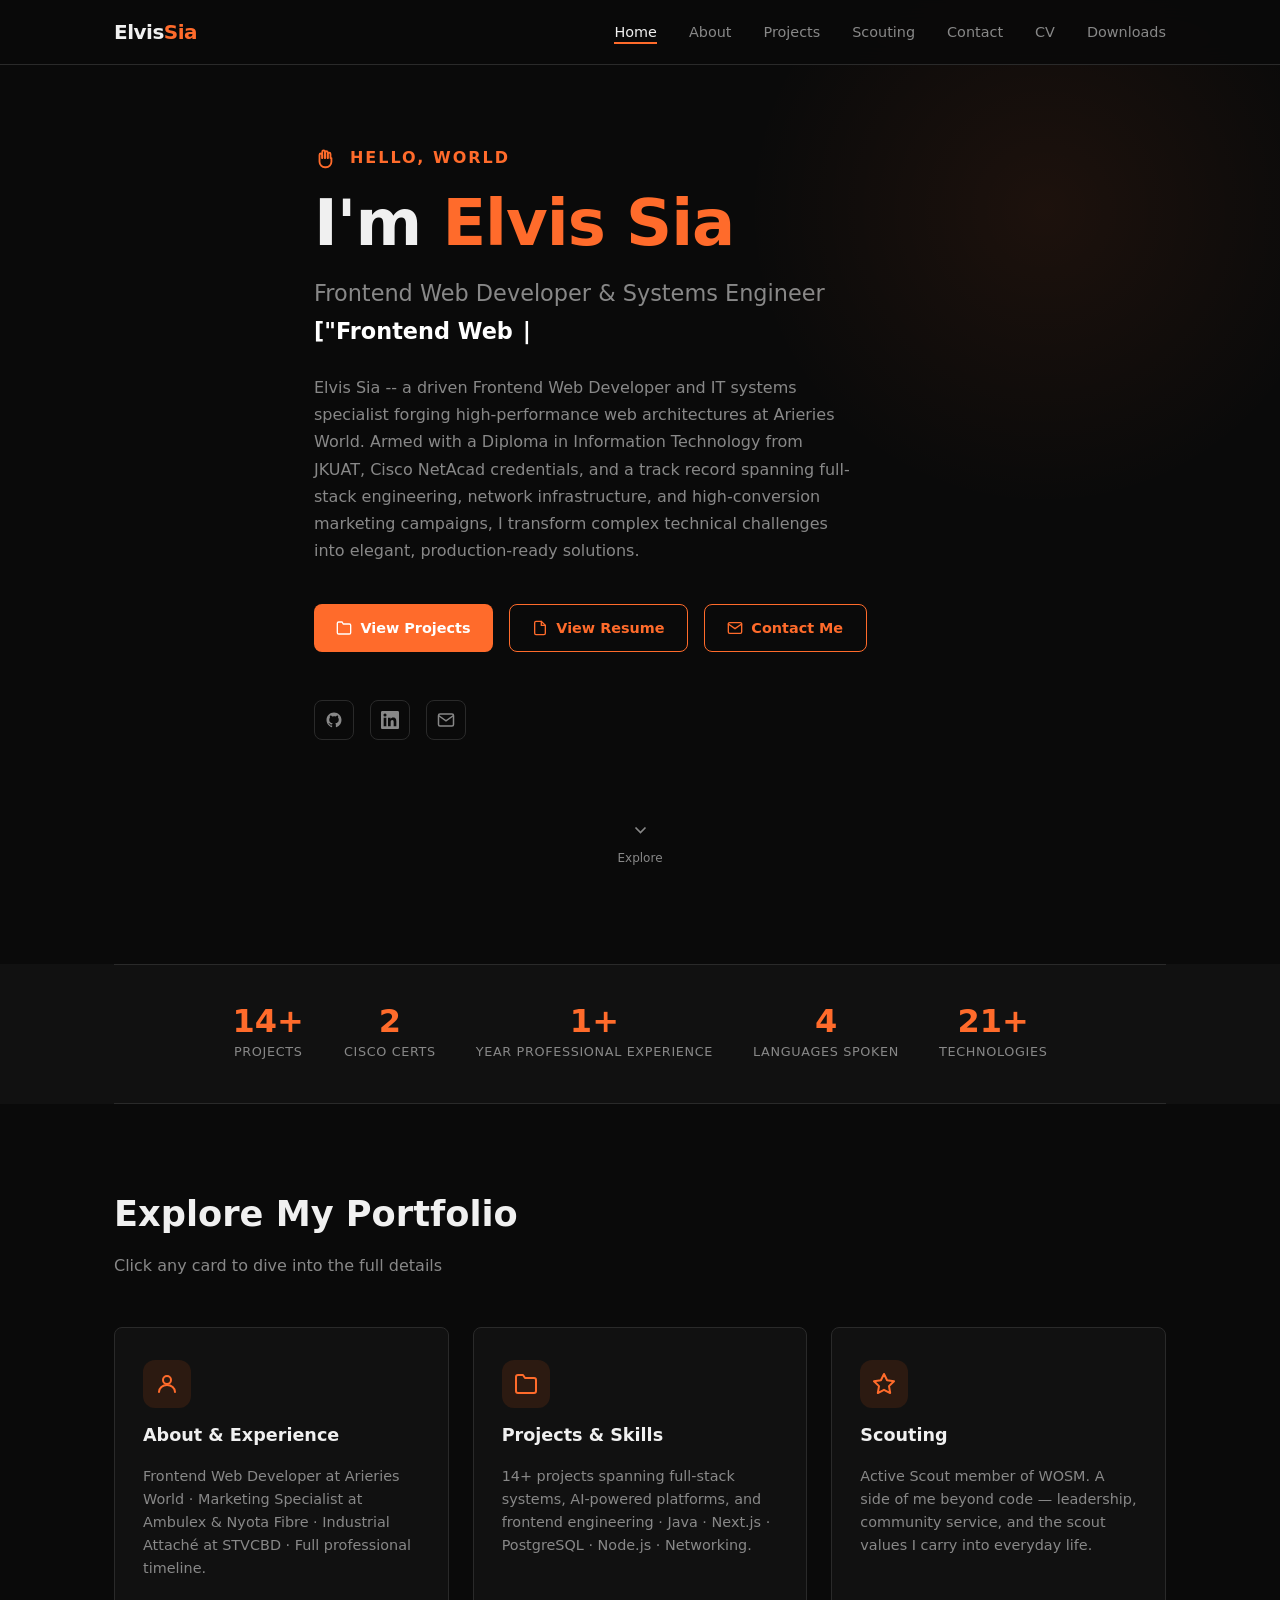
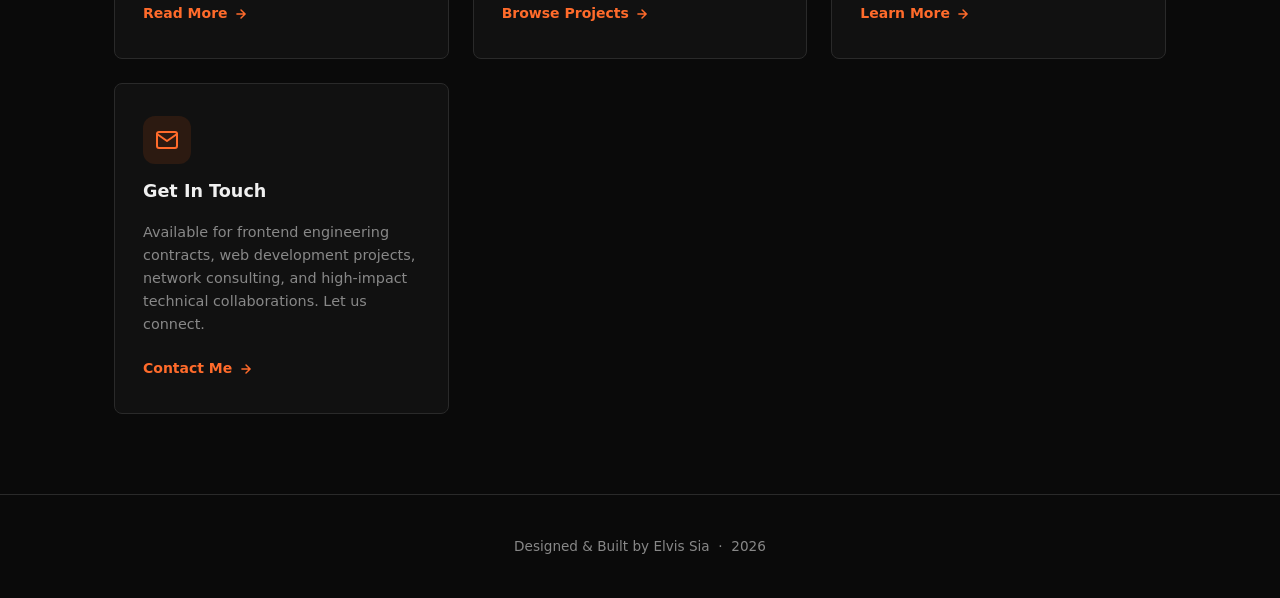
<file: index.html>
<!DOCTYPE html>
<html lang="en">
<head>
  <meta charset="UTF-8" />
  <meta name="viewport" content="width=device-width, initial-scale=1.0" />
  <title>Elvis Sia | IT Developer, Network Engineer &amp; Portfolio</title>
  <meta name="description" content="Official portfolio of Elvis Sia – IT Graduate from JKUAT. Networking, web development, systems engineering, and IT support specialist based in Juja, Kenya." />
  <meta name="keywords" content="Elvis Sia, Otis Sia, IT Graduate, Network Engineer, Web Developer, JKUAT, Kenya Developer, Java, Node.js, Systems Engineering, IT Support" />
  <meta name="author" content="Elvis Sia" />
  <meta name="robots" content="index, follow, max-snippet:-1, max-image-preview:large, max-video-preview:-1" />
  <meta name="theme-color" content="#0a0a0a" />
  <meta name="color-scheme" content="dark" />

  <!-- Canonical URL -->
  <link rel="canonical" href="https://sia.cepine.com/" />

  <!-- Open Graph / Facebook -->
  <meta property="og:type" content="website" />
  <meta property="og:site_name" content="Elvis Sia | Portfolio" />
  <meta property="og:title" content="Elvis Sia | IT Developer, Network Engineer &amp; Portfolio" />
  <meta property="og:description" content="Portfolio of Elvis Sia – IT Graduate from JKUAT. Networking, web development, systems engineering, and IT support specialist based in Juja, Kenya." />
  <meta property="og:url" content="https://sia.cepine.com/" />
  <meta property="og:image" content="https://sia.cepine.com/assets/me.png" />
  <meta property="og:image:alt" content="Elvis Sia - IT Professional and Web Developer" />
  <meta property="og:locale" content="en_US" />

  <!-- Twitter Card -->
  <meta name="twitter:card" content="summary_large_image" />
  <meta name="twitter:title" content="Elvis Sia | IT Developer, Network Engineer &amp; Portfolio" />
  <meta name="twitter:description" content="Portfolio of Elvis Sia – IT Graduate from JKUAT. Networking, web development, systems engineering, and IT support specialist based in Juja, Kenya." />
  <meta name="twitter:image" content="https://sia.cepine.com/assets/me.png" />
  <meta name="twitter:image:alt" content="Elvis Sia - IT Professional and Web Developer" />

  <!-- Icons & Web Manifest -->
  <link rel="icon" type="image/png" href="assets/favicon.png" />
  <link rel="apple-touch-icon" href="assets/favicon.png" />
  <link rel="manifest" href="site.webmanifest" />
  <link rel="stylesheet" href="style.css" />

  <!-- Structured Data (Schema.org JSON-LD) -->
  <script type="application/ld+json">
  {
    "@context": "https://schema.org",
    "@graph": [
      {
        "@type": "WebSite",
        "@id": "https://sia.cepine.com/#website",
        "url": "https://sia.cepine.com/",
        "name": "Elvis Sia Portfolio",
        "description": "Professional portfolio of Elvis Sia, IT Graduate, Network Engineer, and Web Developer.",
        "inLanguage": "en-US",
        "author": {
          "@id": "https://sia.cepine.com/#person"
        }
      },
      {
        "@type": "Person",
        "@id": "https://sia.cepine.com/#person",
        "name": "Elvis Sia",
        "alternateName": "Otis Sia",
        "url": "https://sia.cepine.com/",
        "image": "https://sia.cepine.com/assets/me.png",
        "jobTitle": "IT Developer & Network Engineer",
        "email": "mailto:sia.elvis@yahoo.com",
        "telephone": "+254718612549",
        "address": {
          "@type": "PostalAddress",
          "addressLocality": "Juja",
          "addressRegion": "Kiambu",
          "addressCountry": "KE"
        },
        "alumniOf": {
          "@type": "EducationalOrganization",
          "name": "Jomo Kenyatta University of Agriculture and Technology (JKUAT)"
        },
        "sameAs": [
          "https://github.com/Otis-Sia",
          "https://www.linkedin.com/in/sia-elvis-964a6b226",
          "https://linktr.ee/otissia"
        ],
        "knowsAbout": [
          "Network Engineering",
          "Web Development",
          "Java",
          "Node.js",
          "PostgreSQL",
          "MySQL",
          "IT Support",
          "Cisco Networking",
          "Linux Systems"
        ]
      }
    ]
  }
  </script>
</head>
<body>

  <!-- ── Navigation ──────────────────────────────────────────── -->
  <header class="navbar">
    <div class="container navbar__inner">
      <a href="index.html" class="navbar__logo">Elvis<span>Sia</span></a>

      <nav>
        <ul class="navbar__links" id="navMenu" role="list">
          <li><a href="index.html" class="active">Home</a></li>
          <li><a href="about.html">About</a></li>
          <li><a href="projects.html">Projects</a></li>
          <li><a href="scouting.html">Scouting</a></li>
          <li><a href="contact.html">Contact</a></li>
          <li><a href="cv.html">CV</a></li>
          <li><a href="downloads.html">Downloads</a></li>
        </ul>
      </nav>

      <button
        class="navbar__menu-btn"
        id="menuBtn"
        aria-label="Toggle navigation"
        aria-expanded="false"
        aria-controls="navMenu"
      >
        <svg viewBox="0 0 24 24" fill="none" stroke="currentColor" stroke-width="2" stroke-linecap="round">
          <line x1="3" y1="6" x2="21" y2="6" />
          <line x1="3" y1="12" x2="21" y2="12" />
          <line x1="3" y1="18" x2="21" y2="18" />
        </svg>
      </button>
    </div>
  </header>

  <!-- ── Hero ────────────────────────────────────────────────── -->
  <section class="hero section" id="hero">
    <div class="container hero__content">
      <p class="hero__greeting"><svg viewBox="0 0 24 24" fill="none" stroke="currentColor" stroke-width="2" stroke-linecap="round" stroke-linejoin="round" width="22" height="22" style="vertical-align:middle;margin-right:0.4em"><path d="M18 11V6.5a1.5 1.5 0 0 0-3 0V11"/><path d="M15 11V5a1.5 1.5 0 0 0-3 0v6"/><path d="M12 11V4a1.5 1.5 0 0 0-3 0v7"/><path d="M9 11V7.5a1.5 1.5 0 0 0-3 0V15a6 6 0 0 0 6 6h1a6 6 0 0 0 6-6v-4"/></svg> Hello, World</p>
      <h1 class="hero__name">I'm <span style="color: var(--clr-primary);">Elvis Sia</span></h1>
      <p class="hero__tagline">
        Frontend Web Developer & Systems Engineer <span id="typingText" data-words='["Frontend Web Developer","Systems Engineer","Network Specialist","Marketing Strategist"]'></span><span class="cursor" aria-hidden="true">|</span>
      </p>
      <p class="hero__description">
        Elvis Sia -- a driven Frontend Web Developer and IT systems specialist forging high-performance web architectures at Arieries World. Armed with a Diploma in Information Technology from JKUAT, Cisco NetAcad credentials, and a track record spanning full-stack engineering, network infrastructure, and high-conversion marketing campaigns, I transform complex technical challenges into elegant, production-ready solutions.
      </p>

      <div class="hero__cta">
        <a href="projects.html" class="btn btn--primary">
          <svg viewBox="0 0 24 24" fill="none" stroke="currentColor" stroke-width="2" stroke-linecap="round" width="16" height="16"><path d="M22 19a2 2 0 0 1-2 2H4a2 2 0 0 1-2-2V5a2 2 0 0 1 2-2h5l2 3h9a2 2 0 0 1 2 2z"/></svg>
          View Projects
        </a>
        <a href="downloads.html#resume" class="btn btn--outline">
          <svg viewBox="0 0 24 24" fill="none" stroke="currentColor" stroke-width="2" stroke-linecap="round" width="16" height="16"><path d="M14 2H6a2 2 0 0 0-2 2v16a2 2 0 0 0 2 2h12a2 2 0 0 0 2-2V8z"/><polyline points="14 2 14 8 20 8"/></svg>
          View Resume
        </a>
        <a href="contact.html" class="btn btn--outline">
          <svg viewBox="0 0 24 24" fill="none" stroke="currentColor" stroke-width="2" stroke-linecap="round" width="16" height="16"><path d="M4 4h16c1.1 0 2 .9 2 2v12c0 1.1-.9 2-2 2H4c-1.1 0-2-.9-2-2V6c0-1.1.9-2 2-2z"/><polyline points="22,6 12,13 2,6"/></svg>
          Contact Me
        </a>
      </div>

      <div class="hero__socials">
        <a href="https://github.com/Otis-Sia" target="_blank" rel="noopener noreferrer" aria-label="GitHub">
          <svg viewBox="0 0 24 24" fill="currentColor"><path d="M12 2C6.477 2 2 6.484 2 12.017c0 4.425 2.865 8.18 6.839 9.504.5.092.682-.217.682-.483 0-.237-.008-.868-.013-1.703-2.782.605-3.369-1.343-3.369-1.343-.454-1.158-1.11-1.466-1.11-1.466-.908-.62.069-.608.069-.608 1.003.07 1.531 1.032 1.531 1.032.892 1.53 2.341 1.088 2.91.832.092-.647.35-1.088.636-1.338-2.22-.253-4.555-1.113-4.555-4.951 0-1.093.39-1.988 1.029-2.688-.103-.253-.446-1.272.098-2.65 0 0 .84-.27 2.75 1.026A9.564 9.564 0 0 1 12 6.844c.85.004 1.705.115 2.504.337 1.909-1.296 2.747-1.027 2.747-1.027.546 1.379.202 2.398.1 2.651.64.7 1.028 1.595 1.028 2.688 0 3.848-2.339 4.695-4.566 4.943.359.309.678.92.678 1.855 0 1.338-.012 2.419-.012 2.747 0 .268.18.58.688.482A10.019 10.019 0 0 0 22 12.017C22 6.484 17.522 2 12 2z"/></svg>
        </a>
        <a href="https://www.linkedin.com/in/sia-elvis-964a6b226" target="_blank" rel="noopener noreferrer" aria-label="LinkedIn">
          <svg viewBox="0 0 24 24" fill="currentColor"><path d="M20.447 20.452h-3.554v-5.569c0-1.328-.027-3.037-1.852-3.037-1.853 0-2.136 1.445-2.136 2.939v5.667H9.351V9h3.414v1.561h.046c.477-.9 1.637-1.85 3.37-1.85 3.601 0 4.267 2.37 4.267 5.455v6.286zM5.337 7.433a2.062 2.062 0 0 1-2.063-2.065 2.064 2.064 0 1 1 2.063 2.065zm1.782 13.019H3.555V9h3.564v11.452zM22.225 0H1.771C.792 0 0 .774 0 1.729v20.542C0 23.227.792 24 1.771 24h20.451C23.2 24 24 23.227 24 22.271V1.729C24 .774 23.2 0 22.222 0h.003z"/></svg>
        </a>
        <a href="mailto:sia.elvis@yahoo.com" aria-label="Email">
          <svg viewBox="0 0 24 24" fill="none" stroke="currentColor" stroke-width="2"><path d="M4 4h16c1.1 0 2 .9 2 2v12c0 1.1-.9 2-2 2H4c-1.1 0-2-.9-2-2V6c0-1.1.9-2 2-2z"/><polyline points="22,6 12,13 2,6"/></svg>
        </a>
      </div>
    </div>

    <a href="#overview" class="hero__scroll" aria-label="Scroll down">
      <svg viewBox="0 0 24 24" fill="none" stroke="currentColor" stroke-width="2"><polyline points="6 9 12 15 18 9"/></svg>
      Explore
    </a>
  </section>

  <!-- ── Quick Stats ──────────────────────────────────────────── -->
  <section id="overview" style="background: var(--clr-surface);">
    <div class="container">
      <div class="stats-bar">
        <div class="stats-bar__item">
          <span class="stats-bar__num">14+</span>
          <span class="stats-bar__label">Projects</span>
        </div>
        <div class="stats-bar__item">
          <span class="stats-bar__num">2</span>
          <span class="stats-bar__label">Cisco Certs</span>
        </div>
        <div class="stats-bar__item">
          <span class="stats-bar__num">1+</span>
          <span class="stats-bar__label">Year Professional Experience</span>
        </div>
        <div class="stats-bar__item">
          <span class="stats-bar__num">4</span>
          <span class="stats-bar__label">Languages Spoken</span>
        </div>
        <div class="stats-bar__item">
          <span class="stats-bar__num">21+</span>
          <span class="stats-bar__label">Technologies</span>
        </div>
      </div>
    </div>
  </section>

  <!-- ── Section Preview Cards ───────────────────────────────── -->
  <section class="section" id="sections-overview">
    <div class="container">
      <h2 class="section__title">Explore My Portfolio</h2>
      <p class="section__subtitle">Click any card to dive into the full details</p>

      <div class="preview-grid">

        <!-- About & Experience -->
        <a href="about.html" class="preview-card">
          <div class="preview-card__icon">
            <svg viewBox="0 0 24 24" fill="none" stroke="currentColor" stroke-width="2" stroke-linecap="round" stroke-linejoin="round"><circle cx="12" cy="8" r="4"/><path d="M4 20c0-4 3.6-7 8-7s8 3 8 7"/></svg>
          </div>
          <h3 class="preview-card__title">About &amp; Experience</h3>
          <p class="preview-card__desc">
            Frontend Web Developer at Arieries World &middot; Marketing Specialist at Ambulex &amp; Nyota Fibre &middot; Industrial Attach&eacute; at STVCBD &middot; Full professional timeline.
          </p>
          <span class="preview-card__link">
            Read More
            <svg viewBox="0 0 24 24" fill="none" stroke="currentColor" stroke-width="2.5" stroke-linecap="round"><path d="M5 12h14M12 5l7 7-7 7"/></svg>
          </span>
        </a>

        <!-- Projects & Skills -->
        <a href="projects.html" class="preview-card">
          <div class="preview-card__icon">
            <svg viewBox="0 0 24 24" fill="none" stroke="currentColor" stroke-width="2" stroke-linecap="round" stroke-linejoin="round"><path d="M22 19a2 2 0 0 1-2 2H4a2 2 0 0 1-2-2V5a2 2 0 0 1 2-2h5l2 3h9a2 2 0 0 1 2 2z"/></svg>
          </div>
          <h3 class="preview-card__title">Projects &amp; Skills</h3>
          <p class="preview-card__desc">
            14+ projects spanning full-stack systems, AI-powered platforms, and frontend engineering &middot; Java &middot; Next.js &middot; PostgreSQL &middot; Node.js &middot; Networking.
          </p>
          <span class="preview-card__link">
            Browse Projects
            <svg viewBox="0 0 24 24" fill="none" stroke="currentColor" stroke-width="2.5" stroke-linecap="round"><path d="M5 12h14M12 5l7 7-7 7"/></svg>
          </span>
        </a>

        <!-- Scouting -->
        <a href="scouting.html" class="preview-card">
          <div class="preview-card__icon">
            <svg viewBox="0 0 24 24" fill="none" stroke="currentColor" stroke-width="2" stroke-linecap="round" stroke-linejoin="round"><polygon points="12 2 15.09 8.26 22 9.27 17 14.14 18.18 21.02 12 17.77 5.82 21.02 7 14.14 2 9.27 8.91 8.26 12 2"/></svg>
          </div>
          <h3 class="preview-card__title">Scouting</h3>
          <p class="preview-card__desc">
            Active Scout member of WOSM. A side of me beyond code — leadership, community service,
            and the scout values I carry into everyday life.
          </p>
          <span class="preview-card__link">
            Learn More
            <svg viewBox="0 0 24 24" fill="none" stroke="currentColor" stroke-width="2.5" stroke-linecap="round"><path d="M5 12h14M12 5l7 7-7 7"/></svg>
          </span>
        </a>

        <!-- Contact -->
        <a href="contact.html" class="preview-card">
          <div class="preview-card__icon">
            <svg viewBox="0 0 24 24" fill="none" stroke="currentColor" stroke-width="2" stroke-linecap="round" stroke-linejoin="round"><path d="M4 4h16c1.1 0 2 .9 2 2v12c0 1.1-.9 2-2 2H4c-1.1 0-2-.9-2-2V6c0-1.1.9-2 2-2z"/><polyline points="22,6 12,13 2,6"/></svg>
          </div>
          <h3 class="preview-card__title">Get In Touch</h3>
          <p class="preview-card__desc">
            Available for frontend engineering contracts, web development projects, network consulting, and high-impact technical collaborations. Let us connect.
          </p>
          <span class="preview-card__link">
            Contact Me
            <svg viewBox="0 0 24 24" fill="none" stroke="currentColor" stroke-width="2.5" stroke-linecap="round"><path d="M5 12h14M12 5l7 7-7 7"/></svg>
          </span>
        </a>

      </div>
    </div>
  </section>


  <!-- ── Footer ───────────────────────────────────────────────── -->
  <footer class="footer">
    <div class="container">
      <p>
        Designed &amp; Built by <a href="index.html">Elvis Sia</a> &nbsp;·&nbsp;
        <span id="year"></span>
      </p>
    </div>
  </footer>

  <!-- ── Back to top ─────────────────────────────────────────────── -->
  <button class="back-to-top" id="backToTop" aria-label="Back to top">
    <svg viewBox="0 0 24 24" fill="none" stroke="currentColor" stroke-width="2.5" stroke-linecap="round"><polyline points="18 15 12 9 6 15"/></svg>
  </button>

  <script src="script.js"></script>
  </body>
</html>
</file>
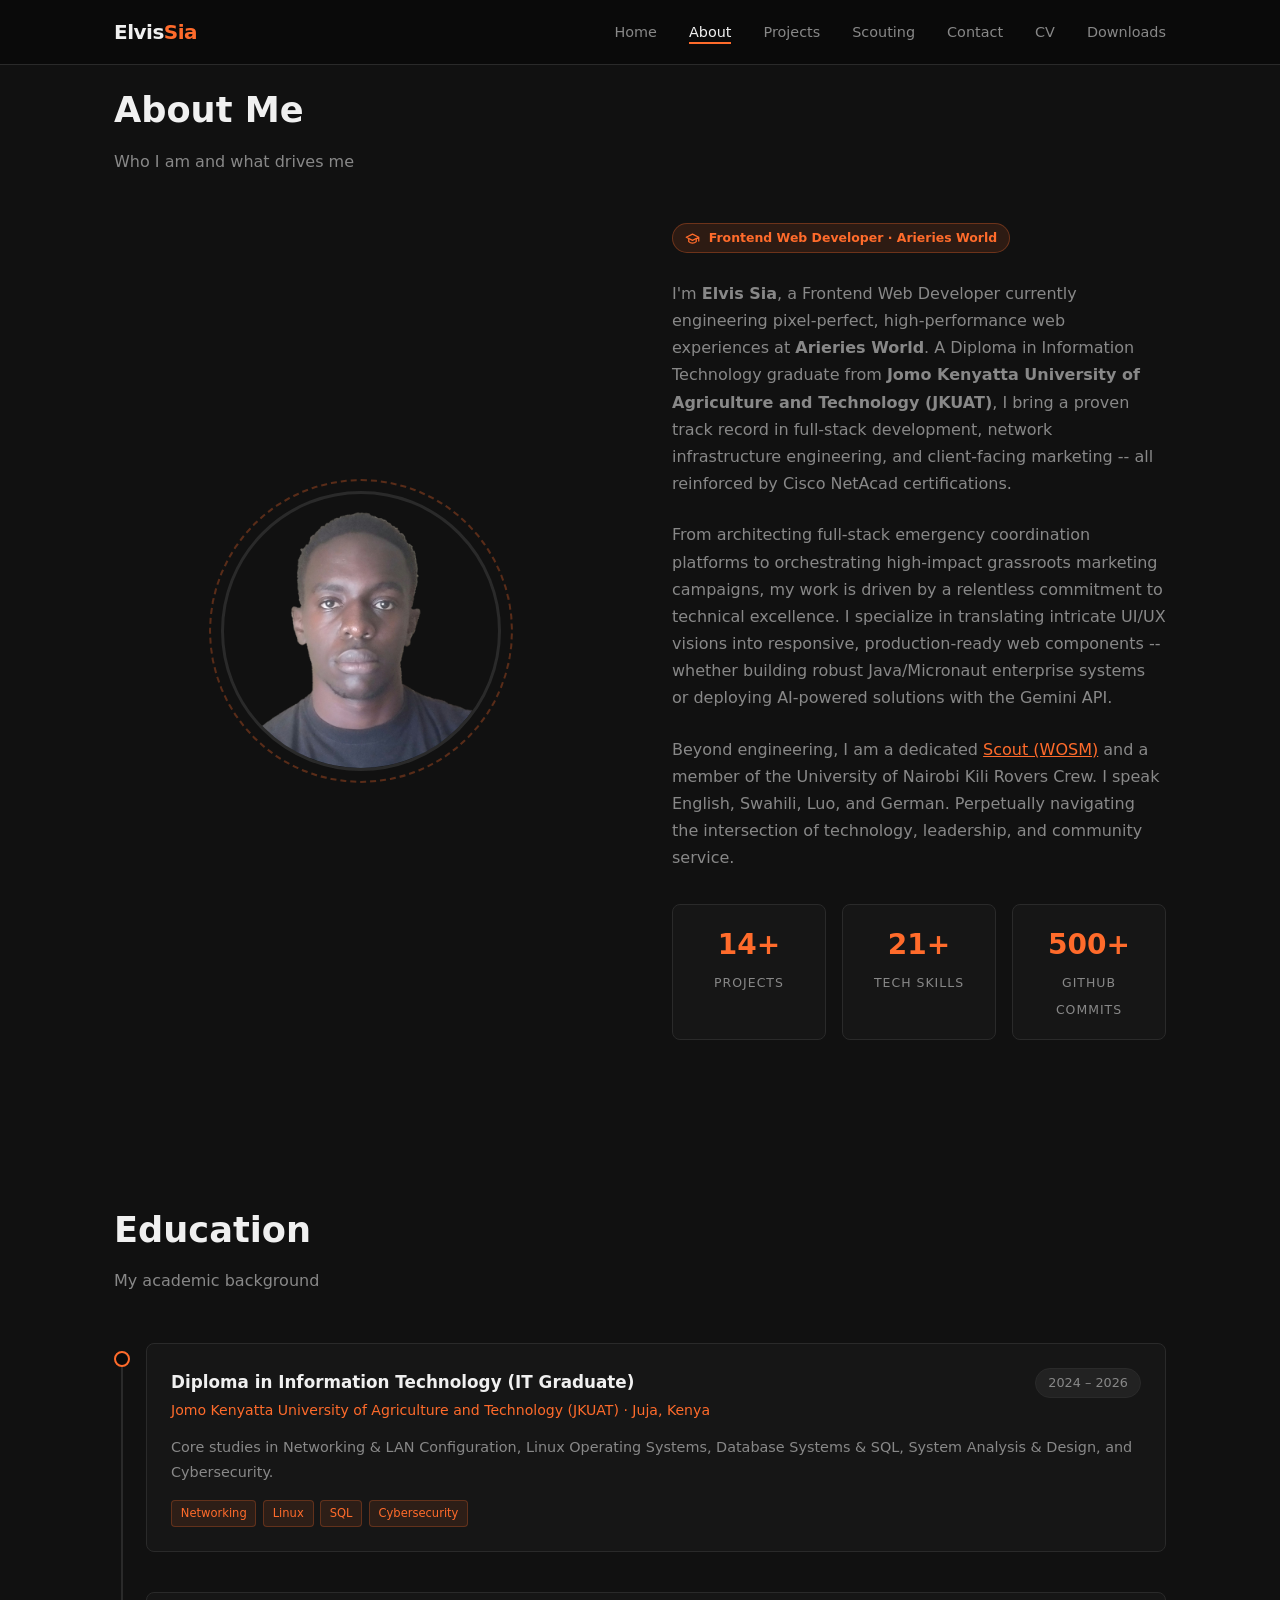
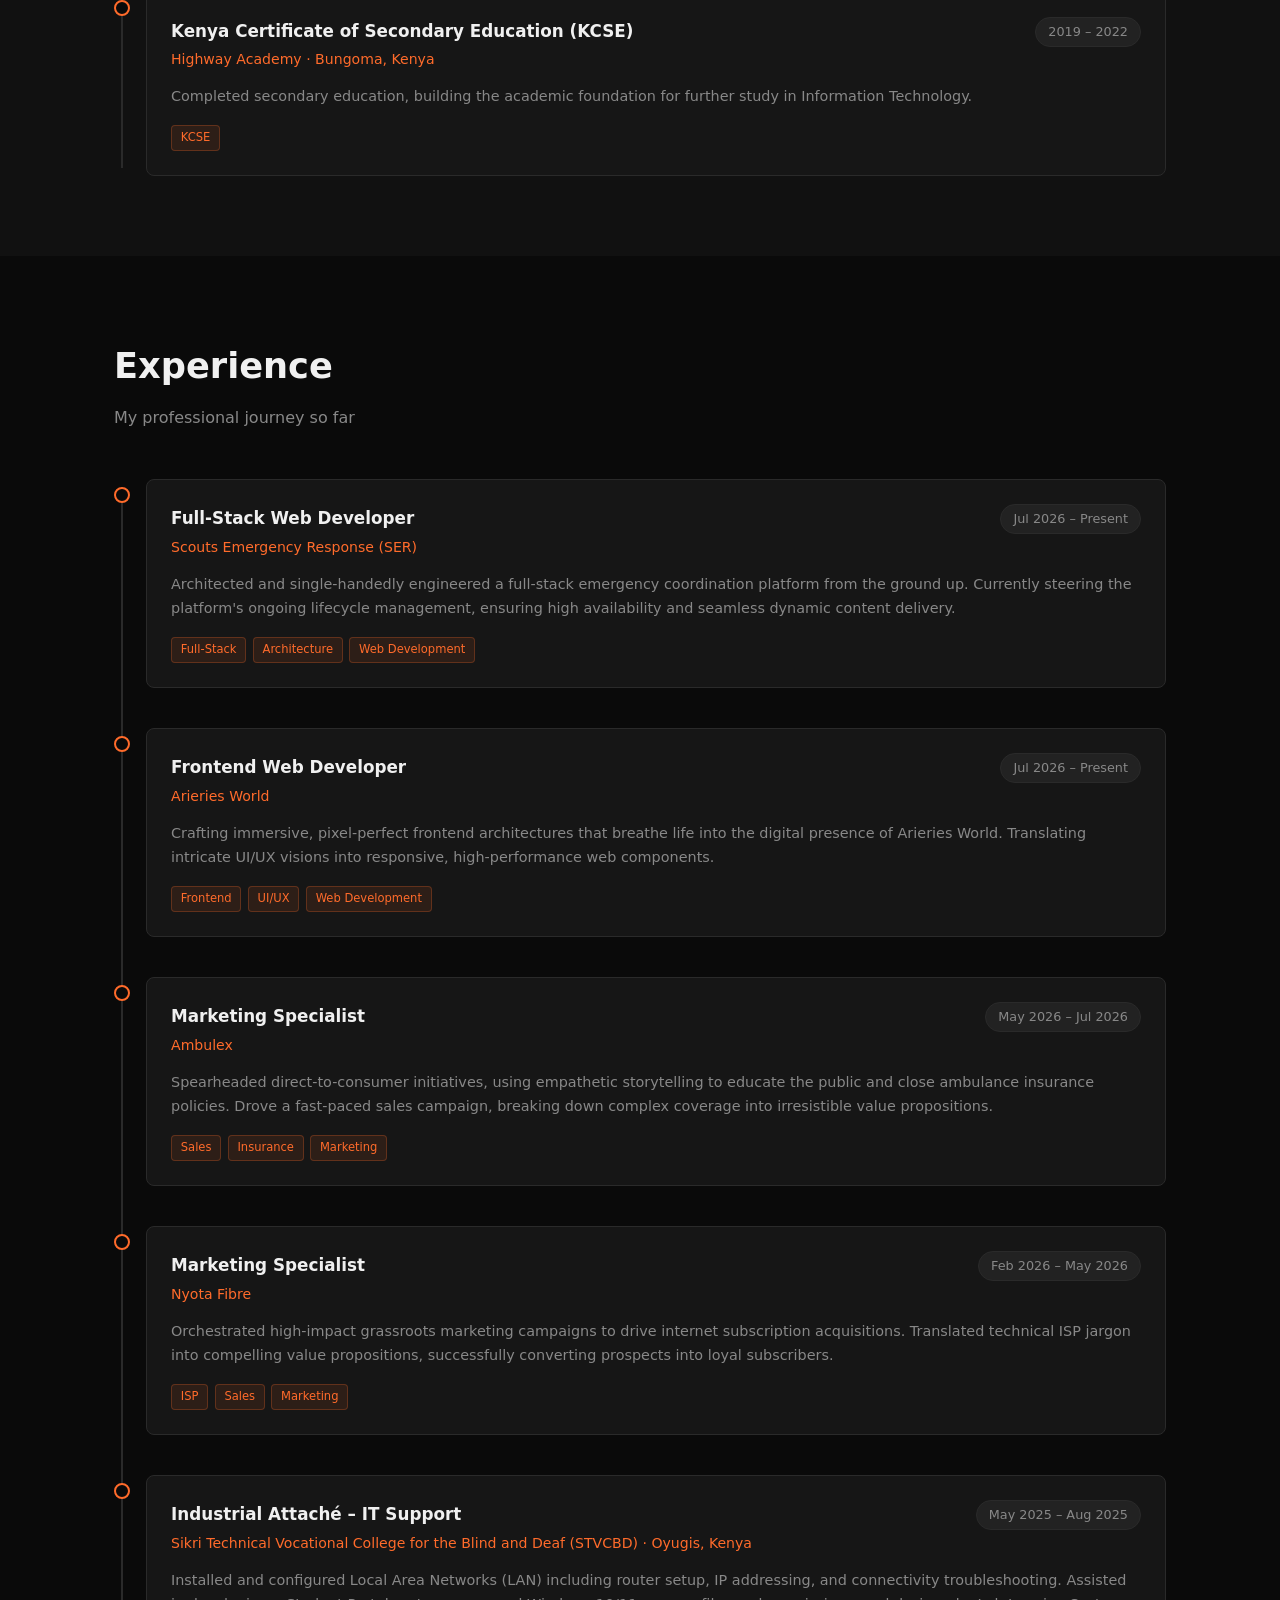
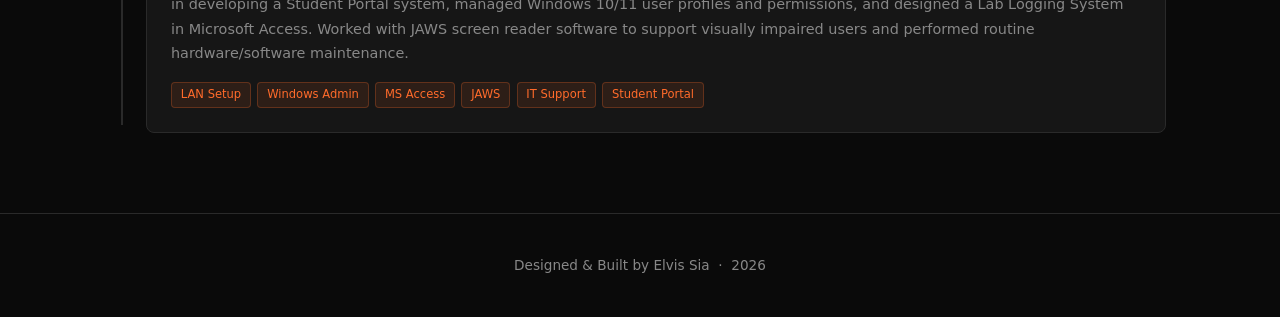
<file: about.html>
<!DOCTYPE html>
<html lang="en">
<head>
  <meta charset="UTF-8" />
  <meta name="viewport" content="width=device-width, initial-scale=1.0" />
  <title>About &amp; Experience | Elvis Sia</title>
  <meta name="description" content="About Elvis Sia – IT graduate from JKUAT. Background, education, certifications, and hands-on professional experience in networking, IT support, and web development." />
  <meta name="keywords" content="About Elvis Sia, Elvis Sia Experience, JKUAT IT Graduate, Cisco NetAcad Certified, Network Engineer Kenya, IT Support Specialist" />
  <meta name="author" content="Elvis Sia" />
  <meta name="robots" content="index, follow, max-snippet:-1, max-image-preview:large, max-video-preview:-1" />
  <meta name="theme-color" content="#0a0a0a" />
  <meta name="color-scheme" content="dark" />

  <!-- Canonical URL -->
  <link rel="canonical" href="https://sia.cepine.com/about.html" />

  <!-- Open Graph / Facebook -->
  <meta property="og:type" content="profile" />
  <meta property="og:site_name" content="Elvis Sia | Portfolio" />
  <meta property="og:title" content="About &amp; Experience | Elvis Sia" />
  <meta property="og:description" content="Background, education, certifications, and hands-on experience of Elvis Sia – IT graduate from JKUAT." />
  <meta property="og:url" content="https://sia.cepine.com/about.html" />
  <meta property="og:image" content="https://sia.cepine.com/assets/me.png" />
  <meta property="og:image:alt" content="Elvis Sia - About and Experience" />
  <meta property="og:locale" content="en_US" />

  <!-- Twitter Card -->
  <meta name="twitter:card" content="summary_large_image" />
  <meta name="twitter:title" content="About &amp; Experience | Elvis Sia" />
  <meta name="twitter:description" content="Background, education, certifications, and hands-on experience of Elvis Sia – IT graduate from JKUAT." />
  <meta name="twitter:image" content="https://sia.cepine.com/assets/me.png" />
  <meta name="twitter:image:alt" content="Elvis Sia - About and Experience" />

  <!-- Icons & Web Manifest -->
  <link rel="icon" type="image/png" href="assets/favicon.png" />
  <link rel="apple-touch-icon" href="assets/favicon.png" />
  <link rel="manifest" href="site.webmanifest" />
  <link rel="stylesheet" href="style.css" />

  <!-- Structured Data (Schema.org JSON-LD) -->
  <script type="application/ld+json">
  {
    "@context": "https://schema.org",
    "@graph": [
      {
        "@type": "ProfilePage",
        "@id": "https://sia.cepine.com/about.html#webpage",
        "url": "https://sia.cepine.com/about.html",
        "name": "About & Experience | Elvis Sia",
        "isPartOf": {
          "@type": "WebSite",
          "@id": "https://sia.cepine.com/#website",
          "name": "Elvis Sia Portfolio"
        },
        "breadcrumb": {
          "@type": "BreadcrumbList",
          "itemListElement": [
            {
              "@type": "ListItem",
              "position": 1,
              "name": "Home",
              "item": "https://sia.cepine.com/"
            },
            {
              "@type": "ListItem",
              "position": 2,
              "name": "About",
              "item": "https://sia.cepine.com/about.html"
            }
          ]
        },
        "mainEntity": {
          "@type": "Person",
          "name": "Elvis Sia",
          "alternateName": "Otis Sia",
          "jobTitle": "IT Graduate & Network Engineer",
          "alumniOf": {
            "@type": "EducationalOrganization",
            "name": "Jomo Kenyatta University of Agriculture and Technology (JKUAT)"
          },
          "knowsAbout": [
            "Network Administration",
            "Hardware & IT Support",
            "Software Engineering",
            "Web Development",
            "Database Design"
          ]
        }
      }
    ]
  }
  </script>
</head>
<body>

  <!-- ── Navigation ──────────────────────────────────────────── -->
  <header class="navbar">
    <div class="container navbar__inner">
      <a href="index.html" class="navbar__logo">Elvis<span>Sia</span></a>

      <nav>
        <ul class="navbar__links" id="navMenu" role="list">
          <li><a href="index.html">Home</a></li>
          <li><a href="about.html" class="active">About</a></li>
          <li><a href="projects.html">Projects</a></li>
          <li><a href="scouting.html">Scouting</a></li>
          <li><a href="contact.html">Contact</a></li>
          <li><a href="cv.html">CV</a></li>
          <li><a href="downloads.html">Downloads</a></li>
        </ul>
      </nav>

      <button
        class="navbar__menu-btn"
        id="menuBtn"
        aria-label="Toggle navigation"
        aria-expanded="false"
        aria-controls="navMenu"
      >
        <svg viewBox="0 0 24 24" fill="none" stroke="currentColor" stroke-width="2" stroke-linecap="round">
          <line x1="3" y1="6" x2="21" y2="6" />
          <line x1="3" y1="12" x2="21" y2="12" />
          <line x1="3" y1="18" x2="21" y2="18" />
        </svg>
      </button>
    </div>
  </header>

  <!-- ── About ────────────────────────────────────────────────── -->
  <section class="about section" id="about">
    <div class="container">
      <h2 class="section__title">About Me</h2>
      <p class="section__subtitle">Who I am and what drives me</p>

      <div class="about__grid">
        <div class="about__avatar-wrap">
          <img src="assets/me.png" alt="Elvis Sia" class="about__avatar" />
          <div class="about__ring"></div>
        </div>

        <div class="about__info">
          <span class="badge"><svg viewBox="0 0 24 24" fill="none" stroke="currentColor" stroke-width="2" stroke-linecap="round" stroke-linejoin="round" width="15" height="15" style="vertical-align:middle;margin-right:0.35em"><path d="M22 10v6M2 10l10-5 10 5-10 5z"/><path d="M6 12v5c3 3 9 3 12 0v-5"/></svg> Frontend Web Developer &middot; Arieries World</span>
          <br /><br />
          <p>
            I'm <strong>Elvis Sia</strong>, a Frontend Web Developer currently engineering pixel-perfect, high-performance web experiences at <strong>Arieries World</strong>. A Diploma in Information Technology graduate from <strong>Jomo Kenyatta University of Agriculture and Technology (JKUAT)</strong>, I bring a proven track record in full-stack development, network infrastructure engineering, and client-facing marketing -- all reinforced by Cisco NetAcad certifications.
          </p>
          <p>
            From architecting full-stack emergency coordination platforms to orchestrating high-impact grassroots marketing campaigns, my work is driven by a relentless commitment to technical excellence. I specialize in translating intricate UI/UX visions into responsive, production-ready web components -- whether building robust Java/Micronaut enterprise systems or deploying AI-powered solutions with the Gemini API.
          </p>

          <p>
            Beyond engineering, I am a dedicated <a href="scouting.html" style="color: var(--clr-primary); text-decoration: underline;">Scout (WOSM)</a> and a member of the University of Nairobi Kili Rovers Crew. I speak English, Swahili, Luo, and German. Perpetually navigating the intersection of technology, leadership, and community service.
          </p>

          <div class="about__stats">
            <div class="stat">
              <span class="stat__number">14+</span>
              <span class="stat__label">Projects</span>
            </div>
            <div class="stat">
              <span class="stat__number">21+</span>
              <span class="stat__label">Tech Skills</span>
            </div>
            <div class="stat">
              <span class="stat__number">500+</span>
              <span class="stat__label">GitHub Commits</span>
            </div>
          </div>
        </div>
      </div>
    </div>
  </section>

  <!-- ── Education ─────────────────────────────────────────────── -->
  <section class="experience section" id="education" style="background: var(--clr-surface);">
    <div class="container">
      <h2 class="section__title">Education</h2>
      <p class="section__subtitle">My academic background</p>

      <div class="timeline">

        <div class="timeline__item">
          <div class="timeline__dot"></div>
          <div class="timeline__card">
            <div class="timeline__header">
              <div>
                <h3 class="timeline__role">Diploma in Information Technology (IT Graduate)</h3>
                <p class="timeline__company">Jomo Kenyatta University of Agriculture and Technology (JKUAT) · Juja, Kenya</p>
              </div>
              <span class="timeline__date">2024 – 2026</span>
            </div>
            <p class="timeline__desc">
              Core studies in Networking &amp; LAN Configuration, Linux Operating Systems,
              Database Systems &amp; SQL, System Analysis &amp; Design, and Cybersecurity.
            </p>
            <div class="timeline__tags">
              <span>Networking</span><span>Linux</span><span>SQL</span><span>Cybersecurity</span>
            </div>
          </div>
        </div>

        <div class="timeline__item">
          <div class="timeline__dot"></div>
          <div class="timeline__card">
            <div class="timeline__header">
              <div>
                <h3 class="timeline__role">Kenya Certificate of Secondary Education (KCSE)</h3>
                <p class="timeline__company">Highway Academy · Bungoma, Kenya</p>
              </div>
              <span class="timeline__date">2019 – 2022</span>
            </div>
            <p class="timeline__desc">
              Completed secondary education, building the academic foundation for further study in Information Technology.
            </p>
            <div class="timeline__tags">
              <span>KCSE</span>
            </div>
          </div>
        </div>

      </div>
    </div>
  </section>

  <!-- ── Experience ─────────────────────────────────────────────── -->
  <section class="experience section" id="experience">
    <div class="container">
      <h2 class="section__title">Experience</h2>
      <p class="section__subtitle">My professional journey so far</p>

      <div class="timeline">

        <div class="timeline__item">
          <div class="timeline__dot"></div>
          <div class="timeline__card">
            <div class="timeline__header">
              <div>
                <h3 class="timeline__role">Full-Stack Web Developer</h3>
                <p class="timeline__company">Scouts Emergency Response (SER)</p>
              </div>
              <span class="timeline__date">Jul 2026 – Present</span>
            </div>
            <p class="timeline__desc">
              Architected and single-handedly engineered a full-stack emergency coordination platform from the ground up. Currently steering the platform's ongoing lifecycle management, ensuring high availability and seamless dynamic content delivery.
            </p>
            <div class="timeline__tags">
              <span>Full-Stack</span><span>Architecture</span><span>Web Development</span>
            </div>
          </div>
        </div>

        <div class="timeline__item">
          <div class="timeline__dot"></div>
          <div class="timeline__card">
            <div class="timeline__header">
              <div>
                <h3 class="timeline__role">Frontend Web Developer</h3>
                <p class="timeline__company">Arieries World</p>
              </div>
              <span class="timeline__date">Jul 2026 – Present</span>
            </div>
            <p class="timeline__desc">
              Crafting immersive, pixel-perfect frontend architectures that breathe life into the digital presence of Arieries World. Translating intricate UI/UX visions into responsive, high-performance web components.
            </p>
            <div class="timeline__tags">
              <span>Frontend</span><span>UI/UX</span><span>Web Development</span>
            </div>
          </div>
        </div>

        <div class="timeline__item">
          <div class="timeline__dot"></div>
          <div class="timeline__card">
            <div class="timeline__header">
              <div>
                <h3 class="timeline__role">Marketing Specialist</h3>
                <p class="timeline__company">Ambulex</p>
              </div>
              <span class="timeline__date">May 2026 – Jul 2026</span>
            </div>
            <p class="timeline__desc">
              Spearheaded direct-to-consumer initiatives, using empathetic storytelling to educate the public and close ambulance insurance policies. Drove a fast-paced sales campaign, breaking down complex coverage into irresistible value propositions.
            </p>
            <div class="timeline__tags">
              <span>Sales</span><span>Insurance</span><span>Marketing</span>
            </div>
          </div>
        </div>

        <div class="timeline__item">
          <div class="timeline__dot"></div>
          <div class="timeline__card">
            <div class="timeline__header">
              <div>
                <h3 class="timeline__role">Marketing Specialist</h3>
                <p class="timeline__company">Nyota Fibre</p>
              </div>
              <span class="timeline__date">Feb 2026 – May 2026</span>
            </div>
            <p class="timeline__desc">
              Orchestrated high-impact grassroots marketing campaigns to drive internet subscription acquisitions. Translated technical ISP jargon into compelling value propositions, successfully converting prospects into loyal subscribers.
            </p>
            <div class="timeline__tags">
              <span>ISP</span><span>Sales</span><span>Marketing</span>
            </div>
          </div>
        </div>

        <div class="timeline__item">
          <div class="timeline__dot"></div>
          <div class="timeline__card">
            <div class="timeline__header">
              <div>
                <h3 class="timeline__role">Industrial Attaché – IT Support</h3>
                <p class="timeline__company">Sikri Technical Vocational College for the Blind and Deaf (STVCBD) · Oyugis, Kenya</p>
              </div>
              <span class="timeline__date">May 2025 – Aug 2025</span>
            </div>
            <p class="timeline__desc">
              Installed and configured Local Area Networks (LAN) including router setup, IP addressing, and
              connectivity troubleshooting. Assisted in developing a Student Portal system, managed Windows 10/11
              user profiles and permissions, and designed a Lab Logging System in Microsoft Access. Worked with
              JAWS screen reader software to support visually impaired users and performed routine hardware/software maintenance.
            </p>
            <div class="timeline__tags">
              <span>LAN Setup</span><span>Windows Admin</span><span>MS Access</span><span>JAWS</span><span>IT Support</span><span>Student Portal</span>
            </div>
          </div>
        </div>

      </div>
    </div>
  </section>

  <!-- ── Footer ───────────────────────────────────────────────── -->
  <footer class="footer">
    <div class="container">
      <p>
        Designed &amp; Built by <a href="index.html">Elvis Sia</a> &nbsp;·&nbsp;
        <span id="year"></span>
      </p>
    </div>
  </footer>

  <!-- ── Back to top ─────────────────────────────────────────────── -->
  <button class="back-to-top" id="backToTop" aria-label="Back to top">
    <svg viewBox="0 0 24 24" fill="none" stroke="currentColor" stroke-width="2.5" stroke-linecap="round"><polyline points="18 15 12 9 6 15"/></svg>
  </button>

  <script src="script.js"></script>
  </body>
</html>
</file>
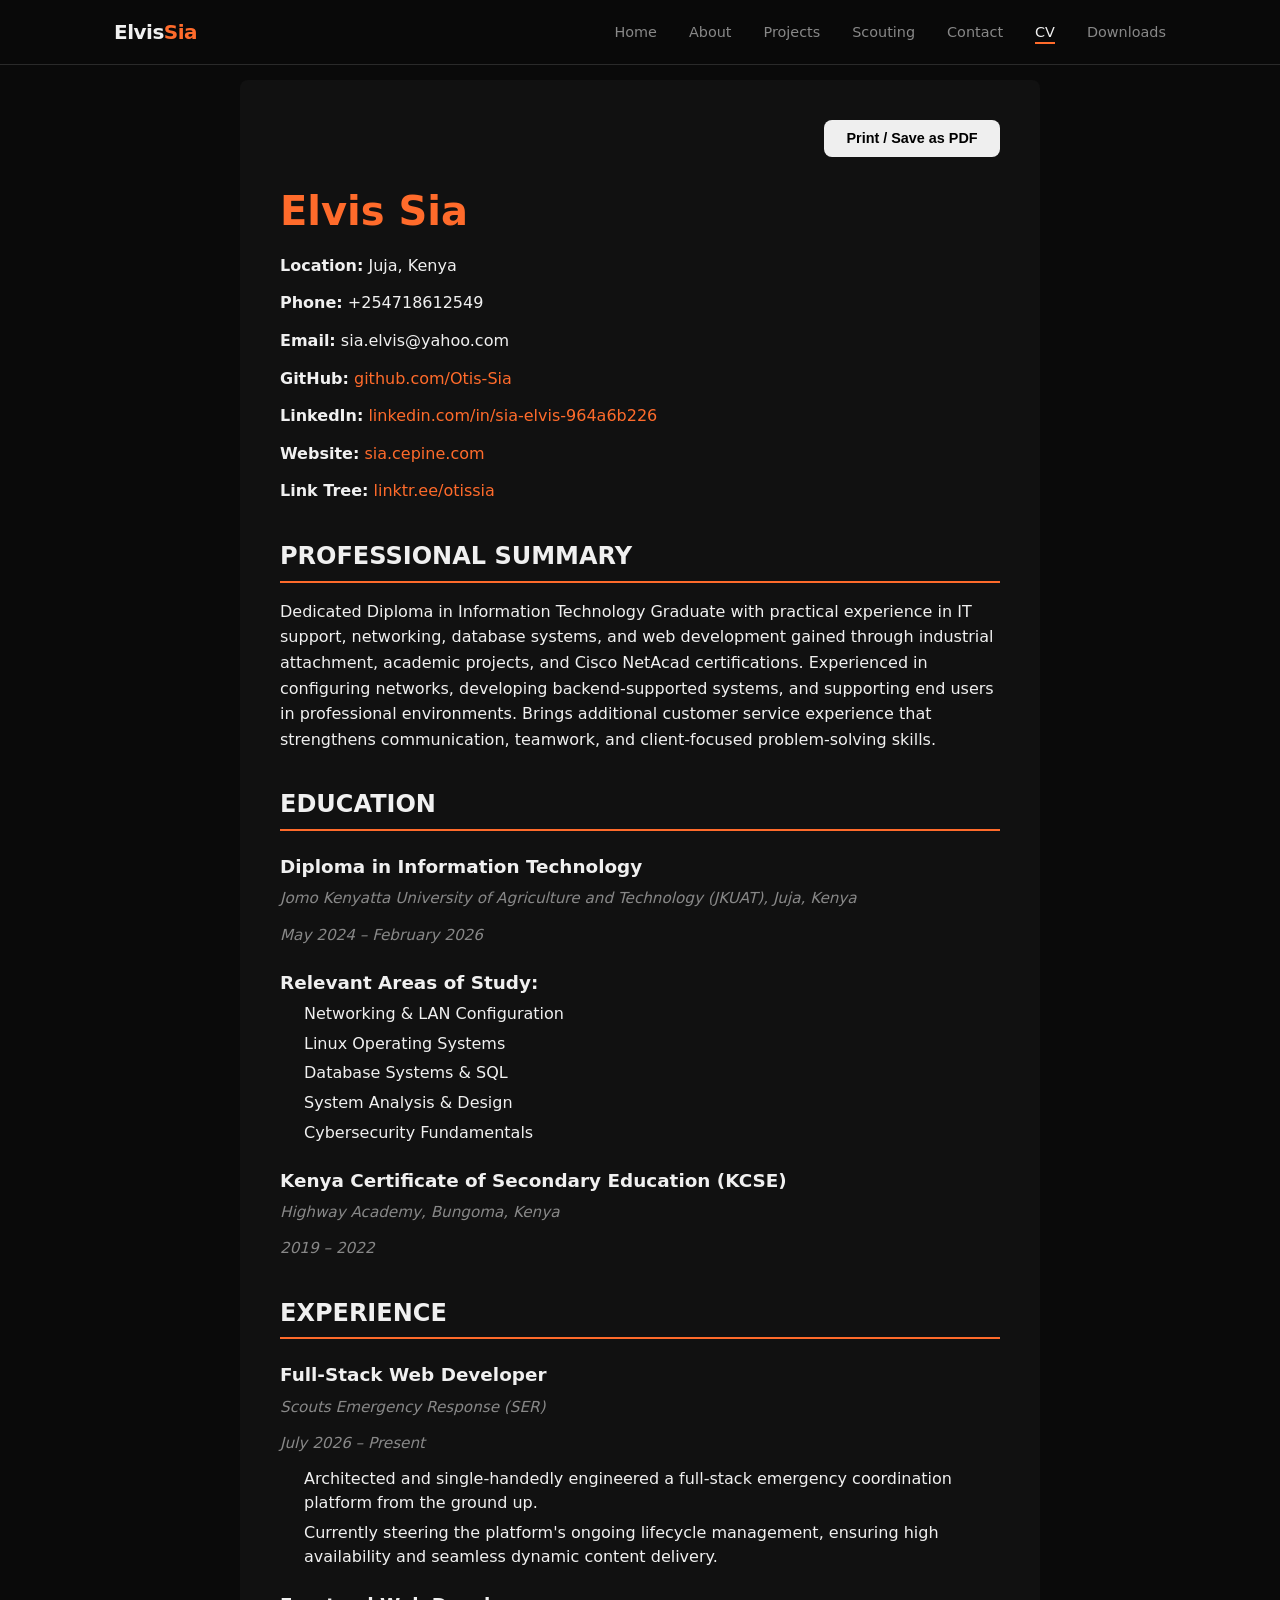
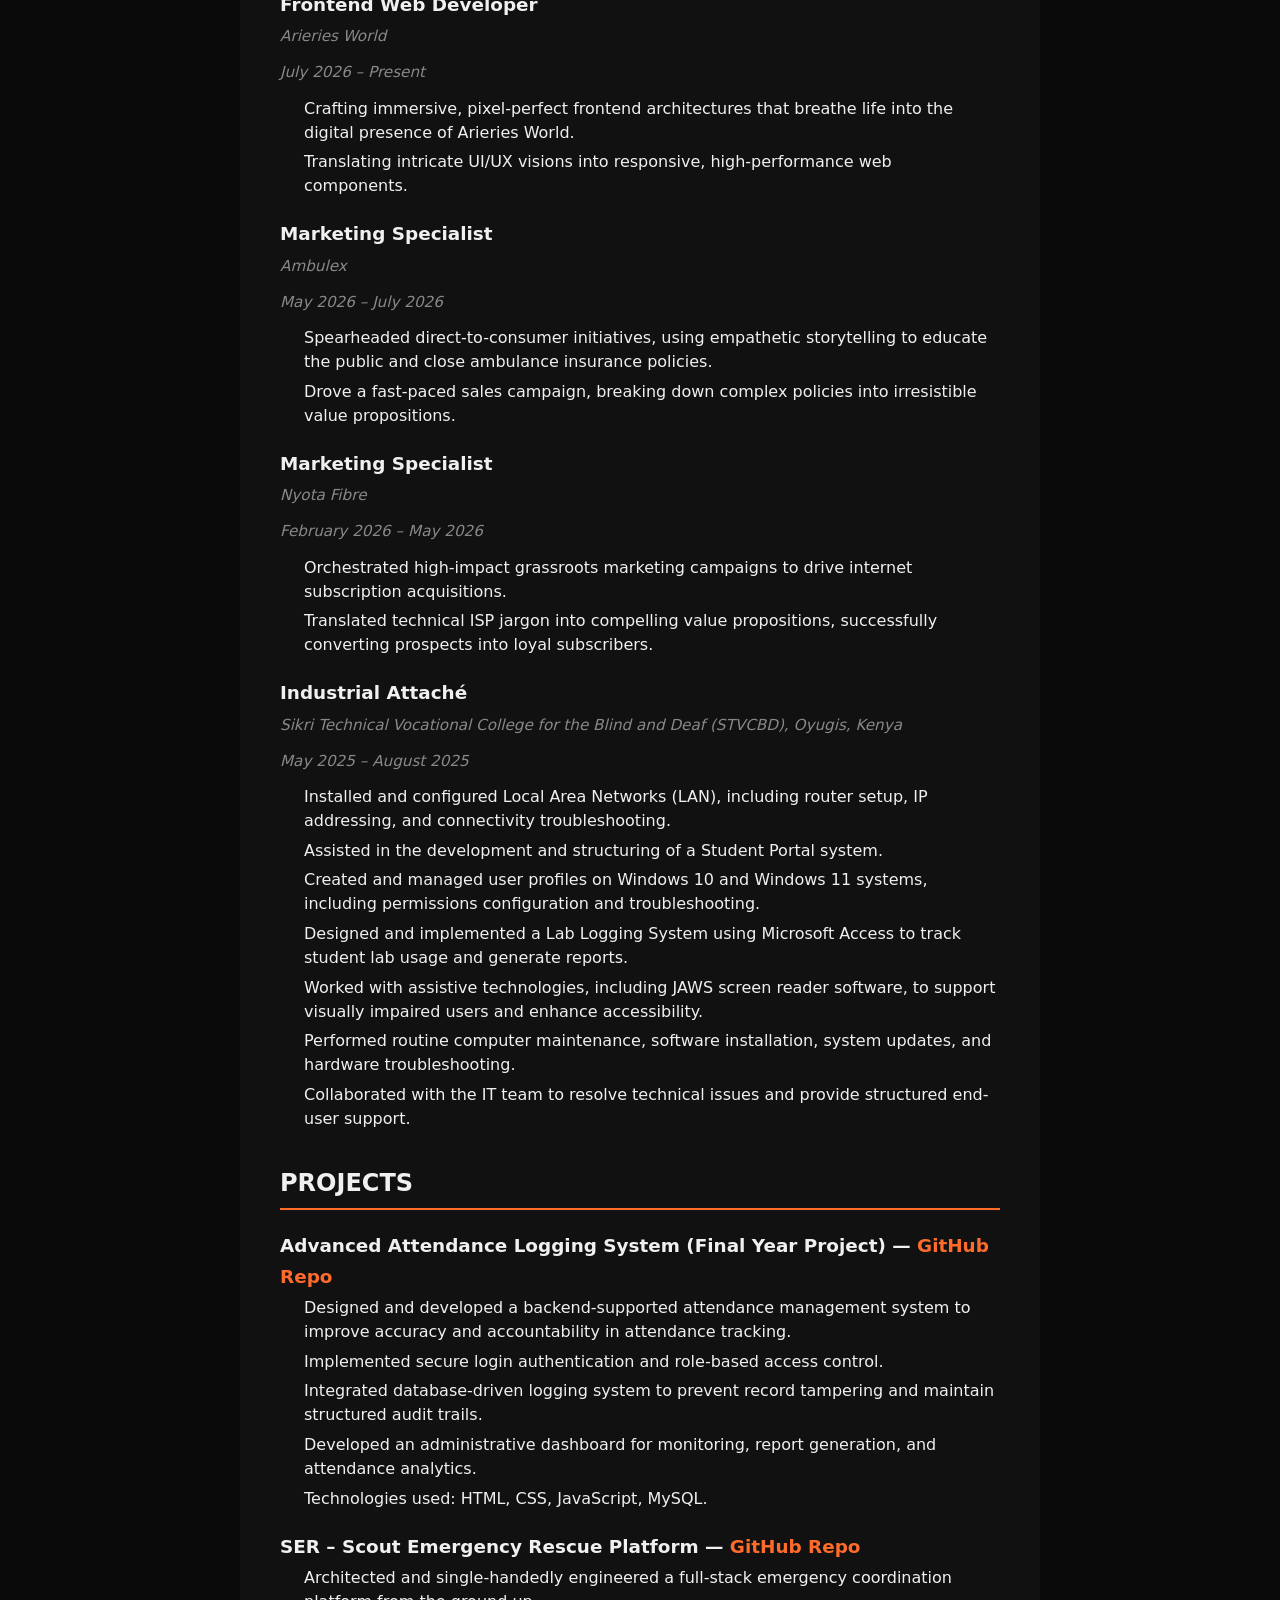
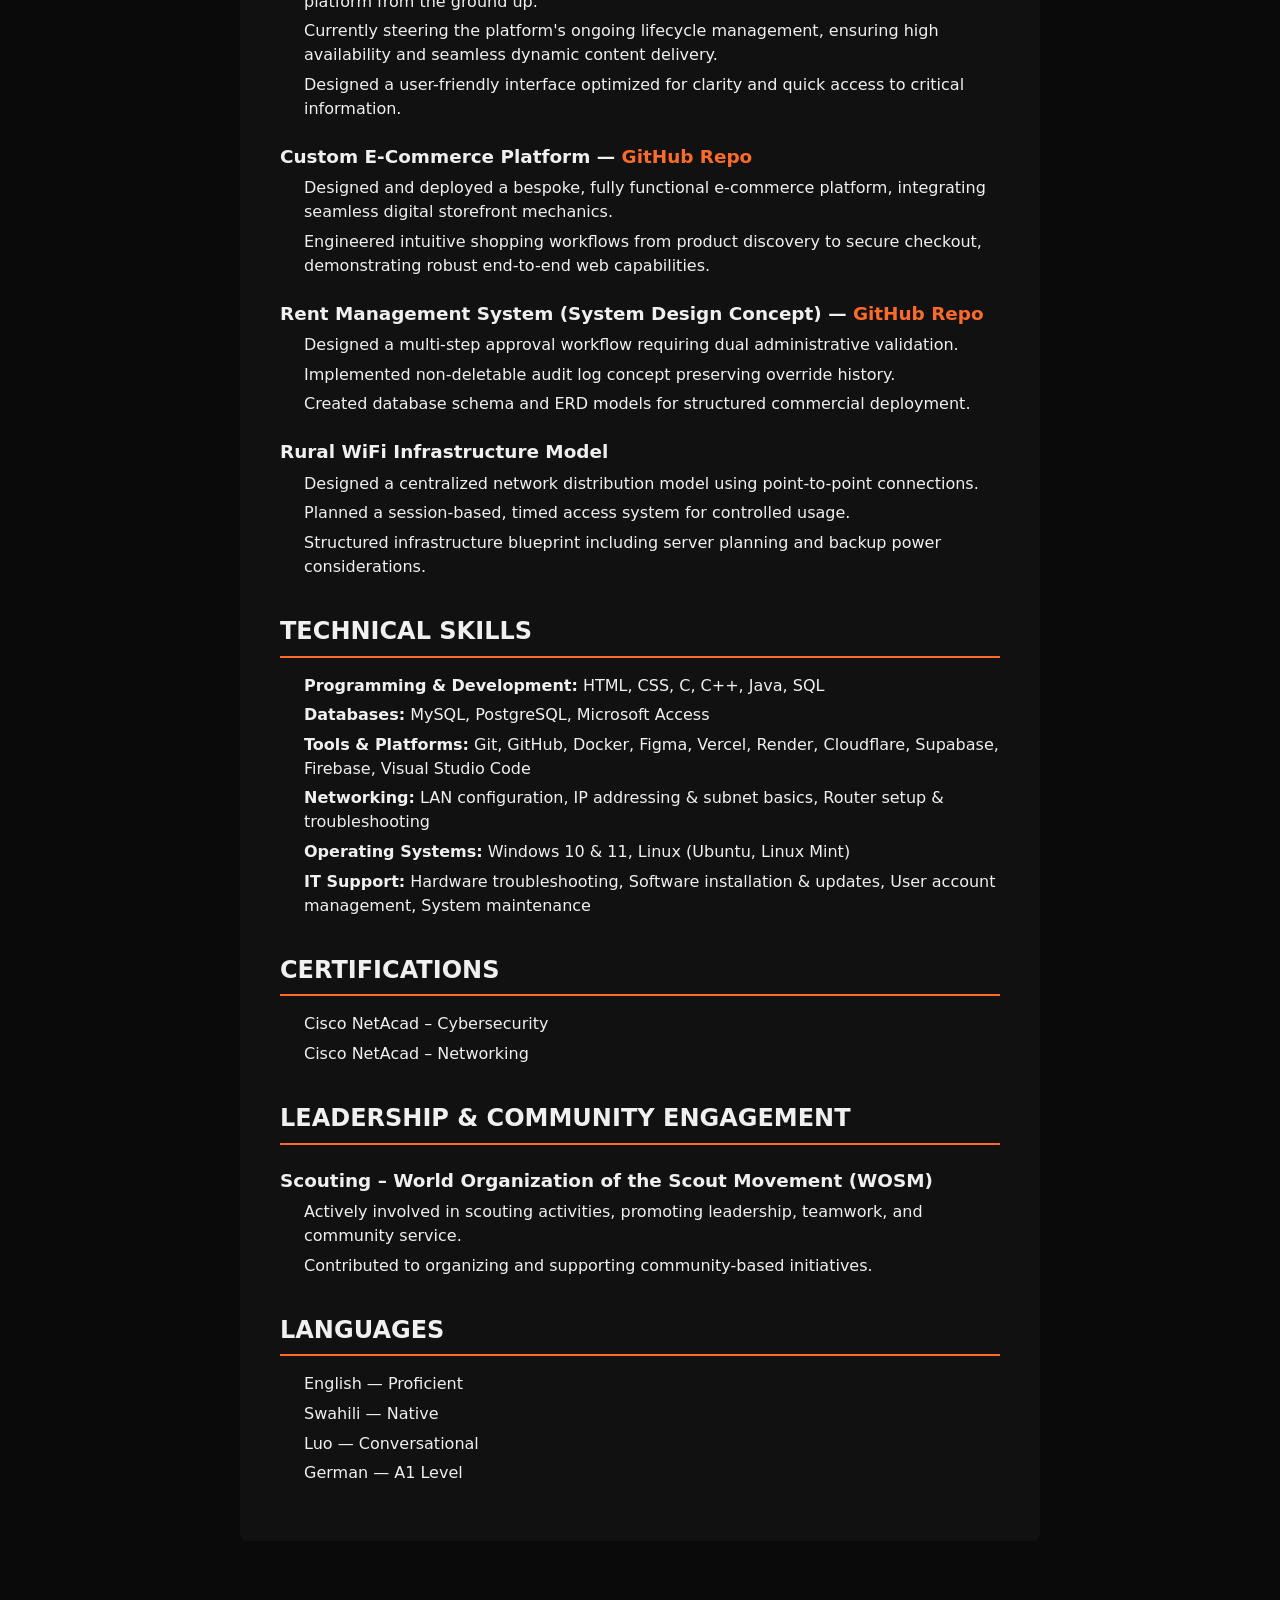
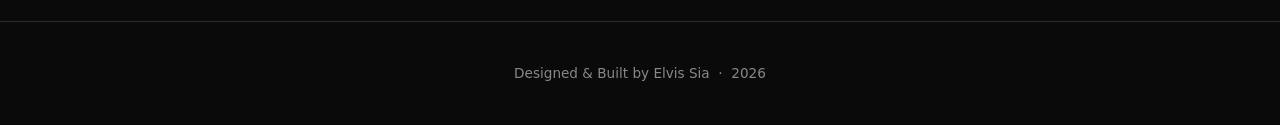
<file: cv.html>
<!DOCTYPE html>
<html lang="en">
<head>
  <meta charset="UTF-8" />
  <meta name="viewport" content="width=device-width, initial-scale=1.0" />
  <title>CV / Resume | Elvis Sia</title>
  <link rel="icon" type="image/png" href="assets/favicon.png" />
  <link rel="stylesheet" href="style.css" />
  <style>
    .resume-container {
      max-width: 800px;
      margin: 0 auto;
      background: var(--clr-surface);
      padding: 40px;
      border-radius: 8px;
      color: var(--clr-text);
      font-family: inherit;
    }
    .cv-name {
      font-size: 2.5rem;
      margin-bottom: 0.5rem;
      color: var(--clr-primary);
    }
    .cv-section-title {
      font-size: 1.5rem;
      border-bottom: 2px solid var(--clr-primary);
      padding-bottom: 0.25rem;
      margin-top: 2rem;
      margin-bottom: 1rem;
      color: var(--clr-title);
    }
    .cv-role {
      font-size: 1.15rem;
      margin-top: 1.25rem;
      margin-bottom: 0.25rem;
      color: var(--clr-title);
    }
    .cv-meta {
      font-size: 0.95rem;
      color: var(--clr-text-muted, #888);
      margin-bottom: 0.75rem;
    }
    .resume-container ul {
      margin-left: 1.5rem;
      margin-bottom: 1rem;
    }
    .resume-container li {
      margin-bottom: 0.35rem;
      line-height: 1.5;
    }
    .resume-container p {
      line-height: 1.6;
      margin-bottom: 0.75rem;
    }
    .resume-container a {
      color: var(--clr-primary);
      text-decoration: none;
    }
    .resume-container a:hover {
      text-decoration: underline;
    }
    
    .download-btn-container {
      text-align: right;
      margin-bottom: 20px;
    }
  </style>
</head>
<body>
  <!-- ── Navigation ──────────────────────────────────────────── -->
  <header class="navbar">
    <div class="container navbar__inner">
      <a href="index.html" class="navbar__logo">Elvis<span>Sia</span></a>
      <nav>
        <ul class="navbar__links" id="navMenu" role="list">
          <li><a href="index.html">Home</a></li>
          <li><a href="about.html">About</a></li>
          <li><a href="projects.html">Projects</a></li>
          <li><a href="scouting.html">Scouting</a></li>
          <li><a href="contact.html">Contact</a></li>
          <li><a href="cv.html" class="active">CV</a></li>
          <li><a href="downloads.html">Downloads</a></li>
        </ul>
      </nav>
      <button class="navbar__menu-btn" id="menuBtn" aria-label="Toggle navigation">
        <svg viewBox="0 0 24 24" fill="none" stroke="currentColor" stroke-width="2" stroke-linecap="round">
          <line x1="3" y1="6" x2="21" y2="6" /><line x1="3" y1="12" x2="21" y2="12" /><line x1="3" y1="18" x2="21" y2="18" />
        </svg>
      </button>
    </div>
  </header>

  <section class="section">
    <div class="container resume-container">
      <div class="download-btn-container">
        <button onclick="window.print()" class="btn">Print / Save as PDF</button>
      </div>
      <h1 class='cv-name'>Elvis Sia</h1>
<p><strong>Location:</strong> Juja, Kenya</p>
<p><strong>Phone:</strong> +254718612549</p>
<p><strong>Email:</strong> sia.elvis@yahoo.com</p>
<p><strong>GitHub:</strong> <a href="https://github.com/Otis-Sia">github.com/Otis-Sia</a></p>
<p><strong>LinkedIn:</strong> <a href="https://www.linkedin.com/in/sia-elvis-964a6b226">linkedin.com/in/sia-elvis-964a6b226</a></p>
<p><strong>Website:</strong> <a href="https://sia.cepine.com">sia.cepine.com</a></p>
<p><strong>Link Tree:</strong> <a href="https://linktr.ee/otissia">linktr.ee/otissia</a></p>
<h2 class='cv-section-title'>PROFESSIONAL SUMMARY</h2>
<p>Dedicated Diploma in Information Technology Graduate with practical experience in IT support, networking, database systems, and web development gained through industrial attachment, academic projects, and Cisco NetAcad certifications. Experienced in configuring networks, developing backend-supported systems, and supporting end users in professional environments. Brings additional customer service experience that strengthens communication, teamwork, and client-focused problem-solving skills.</p>
<h2 class='cv-section-title'>EDUCATION</h2>
<h3 class='cv-role'>Diploma in Information Technology</h3>
<p class='cv-meta'><em>Jomo Kenyatta University of Agriculture and Technology (JKUAT), Juja, Kenya</em></p>
<p class='cv-meta'><em>May 2024 – February 2026</em></p>
<h3 class='cv-role'>Relevant Areas of Study:</h3>
<ul>
  <li>Networking & LAN Configuration</li>
  <li>Linux Operating Systems</li>
  <li>Database Systems & SQL</li>
  <li>System Analysis & Design</li>
  <li>Cybersecurity Fundamentals</li>
</ul>
<h3 class='cv-role'>Kenya Certificate of Secondary Education (KCSE)</h3>
<p class='cv-meta'><em>Highway Academy, Bungoma, Kenya</em></p>
<p class='cv-meta'><em>2019 – 2022</em></p>
<h2 class='cv-section-title'>EXPERIENCE</h2>
<h3 class='cv-role'>Full-Stack Web Developer</h3>
<p class='cv-meta'><em>Scouts Emergency Response (SER)</em></p>
<p class='cv-meta'><em>July 2026 – Present</em></p>
<ul>
  <li>Architected and single-handedly engineered a full-stack emergency coordination platform from the ground up.</li>
  <li>Currently steering the platform's ongoing lifecycle management, ensuring high availability and seamless dynamic content delivery.</li>
</ul>
<h3 class='cv-role'>Frontend Web Developer</h3>
<p class='cv-meta'><em>Arieries World</em></p>
<p class='cv-meta'><em>July 2026 – Present</em></p>
<ul>
  <li>Crafting immersive, pixel-perfect frontend architectures that breathe life into the digital presence of Arieries World.</li>
  <li>Translating intricate UI/UX visions into responsive, high-performance web components.</li>
</ul>
<h3 class='cv-role'>Marketing Specialist</h3>
<p class='cv-meta'><em>Ambulex</em></p>
<p class='cv-meta'><em>May 2026 – July 2026</em></p>
<ul>
  <li>Spearheaded direct-to-consumer initiatives, using empathetic storytelling to educate the public and close ambulance insurance policies.</li>
  <li>Drove a fast-paced sales campaign, breaking down complex policies into irresistible value propositions.</li>
</ul>
<h3 class='cv-role'>Marketing Specialist</h3>
<p class='cv-meta'><em>Nyota Fibre</em></p>
<p class='cv-meta'><em>February 2026 – May 2026</em></p>
<ul>
  <li>Orchestrated high-impact grassroots marketing campaigns to drive internet subscription acquisitions.</li>
  <li>Translated technical ISP jargon into compelling value propositions, successfully converting prospects into loyal subscribers.</li>
</ul>
<h3 class='cv-role'>Industrial Attaché</h3>
<p class='cv-meta'><em>Sikri Technical Vocational College for the Blind and Deaf (STVCBD), Oyugis, Kenya</em></p>
<p class='cv-meta'><em>May 2025 – August 2025</em></p>
<ul>
  <li>Installed and configured Local Area Networks (LAN), including router setup, IP addressing, and connectivity troubleshooting.</li>
  <li>Assisted in the development and structuring of a Student Portal system.</li>
  <li>Created and managed user profiles on Windows 10 and Windows 11 systems, including permissions configuration and troubleshooting.</li>
  <li>Designed and implemented a Lab Logging System using Microsoft Access to track student lab usage and generate reports.</li>
  <li>Worked with assistive technologies, including JAWS screen reader software, to support visually impaired users and enhance accessibility.</li>
  <li>Performed routine computer maintenance, software installation, system updates, and hardware troubleshooting.</li>
  <li>Collaborated with the IT team to resolve technical issues and provide structured end-user support.</li>
</ul>
<h2 class='cv-section-title'>PROJECTS</h2>
<h3 class='cv-role'>Advanced Attendance Logging System (Final Year Project)  — <a href="https://github.com/Otis-Sia/FInalYear" target="_blank" rel="noopener noreferrer">GitHub Repo</a></h3>
<ul>
  <li>Designed and developed a backend-supported attendance management system to improve accuracy and accountability in attendance tracking.</li>
  <li>Implemented secure login authentication and role-based access control.</li>
  <li>Integrated database-driven logging system to prevent record tampering and maintain structured audit trails.</li>
  <li>Developed an administrative dashboard for monitoring, report generation, and attendance analytics.</li>
  <li>Technologies used: HTML, CSS, JavaScript, MySQL.</li>
</ul>
<h3 class='cv-role'>SER – Scout Emergency Rescue Platform  — <a href="https://github.com/Otis-Sia/SER" target="_blank" rel="noopener noreferrer">GitHub Repo</a></h3>
<ul>
  <li>Architected and single-handedly engineered a full-stack emergency coordination platform from the ground up.</li>
  <li>Currently steering the platform's ongoing lifecycle management, ensuring high availability and seamless dynamic content delivery.</li>
  <li>Designed a user-friendly interface optimized for clarity and quick access to critical information.</li>
</ul>
<h3 class='cv-role'>Custom E-Commerce Platform  — <a href="https://github.com/Otis-Sia/Shop" target="_blank" rel="noopener noreferrer">GitHub Repo</a></h3>
<ul>
  <li>Designed and deployed a bespoke, fully functional e-commerce platform, integrating seamless digital storefront mechanics.</li>
  <li>Engineered intuitive shopping workflows from product discovery to secure checkout, demonstrating robust end-to-end web capabilities.</li>
</ul>
<h3 class='cv-role'>Rent Management System (System Design Concept)  — <a href="https://github.com/Otis-Sia/RentManagement" target="_blank" rel="noopener noreferrer">GitHub Repo</a></h3>
<ul>
  <li>Designed a multi-step approval workflow requiring dual administrative validation.</li>
  <li>Implemented non-deletable audit log concept preserving override history.</li>
  <li>Created database schema and ERD models for structured commercial deployment.</li>
</ul>
<h3 class='cv-role'>Rural WiFi Infrastructure Model</h3>
<ul>
  <li>Designed a centralized network distribution model using point-to-point connections.</li>
  <li>Planned a session-based, timed access system for controlled usage.</li>
  <li>Structured infrastructure blueprint including server planning and backup power considerations.</li>
</ul>
<h2 class='cv-section-title'>TECHNICAL SKILLS</h2>
<ul>
  <li><strong>Programming & Development:</strong> HTML, CSS, C, C++, Java, SQL</li>
  <li><strong>Databases:</strong> MySQL, PostgreSQL, Microsoft Access</li>
  <li><strong>Tools & Platforms:</strong> Git, GitHub, Docker, Figma, Vercel, Render, Cloudflare, Supabase, Firebase, Visual Studio Code</li>
  <li><strong>Networking:</strong> LAN configuration, IP addressing & subnet basics, Router setup & troubleshooting</li>
  <li><strong>Operating Systems:</strong> Windows 10 & 11, Linux (Ubuntu, Linux Mint)</li>
  <li><strong>IT Support:</strong> Hardware troubleshooting, Software installation & updates, User account management, System maintenance</li>
</ul>
<h2 class='cv-section-title'>CERTIFICATIONS</h2>
<ul>
  <li>Cisco NetAcad – Cybersecurity</li>
  <li>Cisco NetAcad – Networking</li>
</ul>
<h2 class='cv-section-title'>LEADERSHIP & COMMUNITY ENGAGEMENT</h2>
<h3 class='cv-role'>Scouting – World Organization of the Scout Movement (WOSM)</h3>
<ul>
  <li>Actively involved in scouting activities, promoting leadership, teamwork, and community service.</li>
  <li>Contributed to organizing and supporting community-based initiatives.</li>
</ul>
<h2 class='cv-section-title'>LANGUAGES</h2>
<ul>
  <li>English — Proficient</li>
  <li>Swahili — Native</li>
  <li>Luo — Conversational</li>
  <li>German — A1 Level</li>
</ul>
    </div>
  </section>

  <!-- ── Footer ───────────────────────────────────────────────── -->
  <footer class="footer">
    <div class="container">
      <p>Designed & Built by <a href="index.html">Elvis Sia</a> &nbsp;·&nbsp; <span id="year"></span></p>
    </div>
  </footer>
  <script src="script.js"></script>
</body>
</html>
</file>
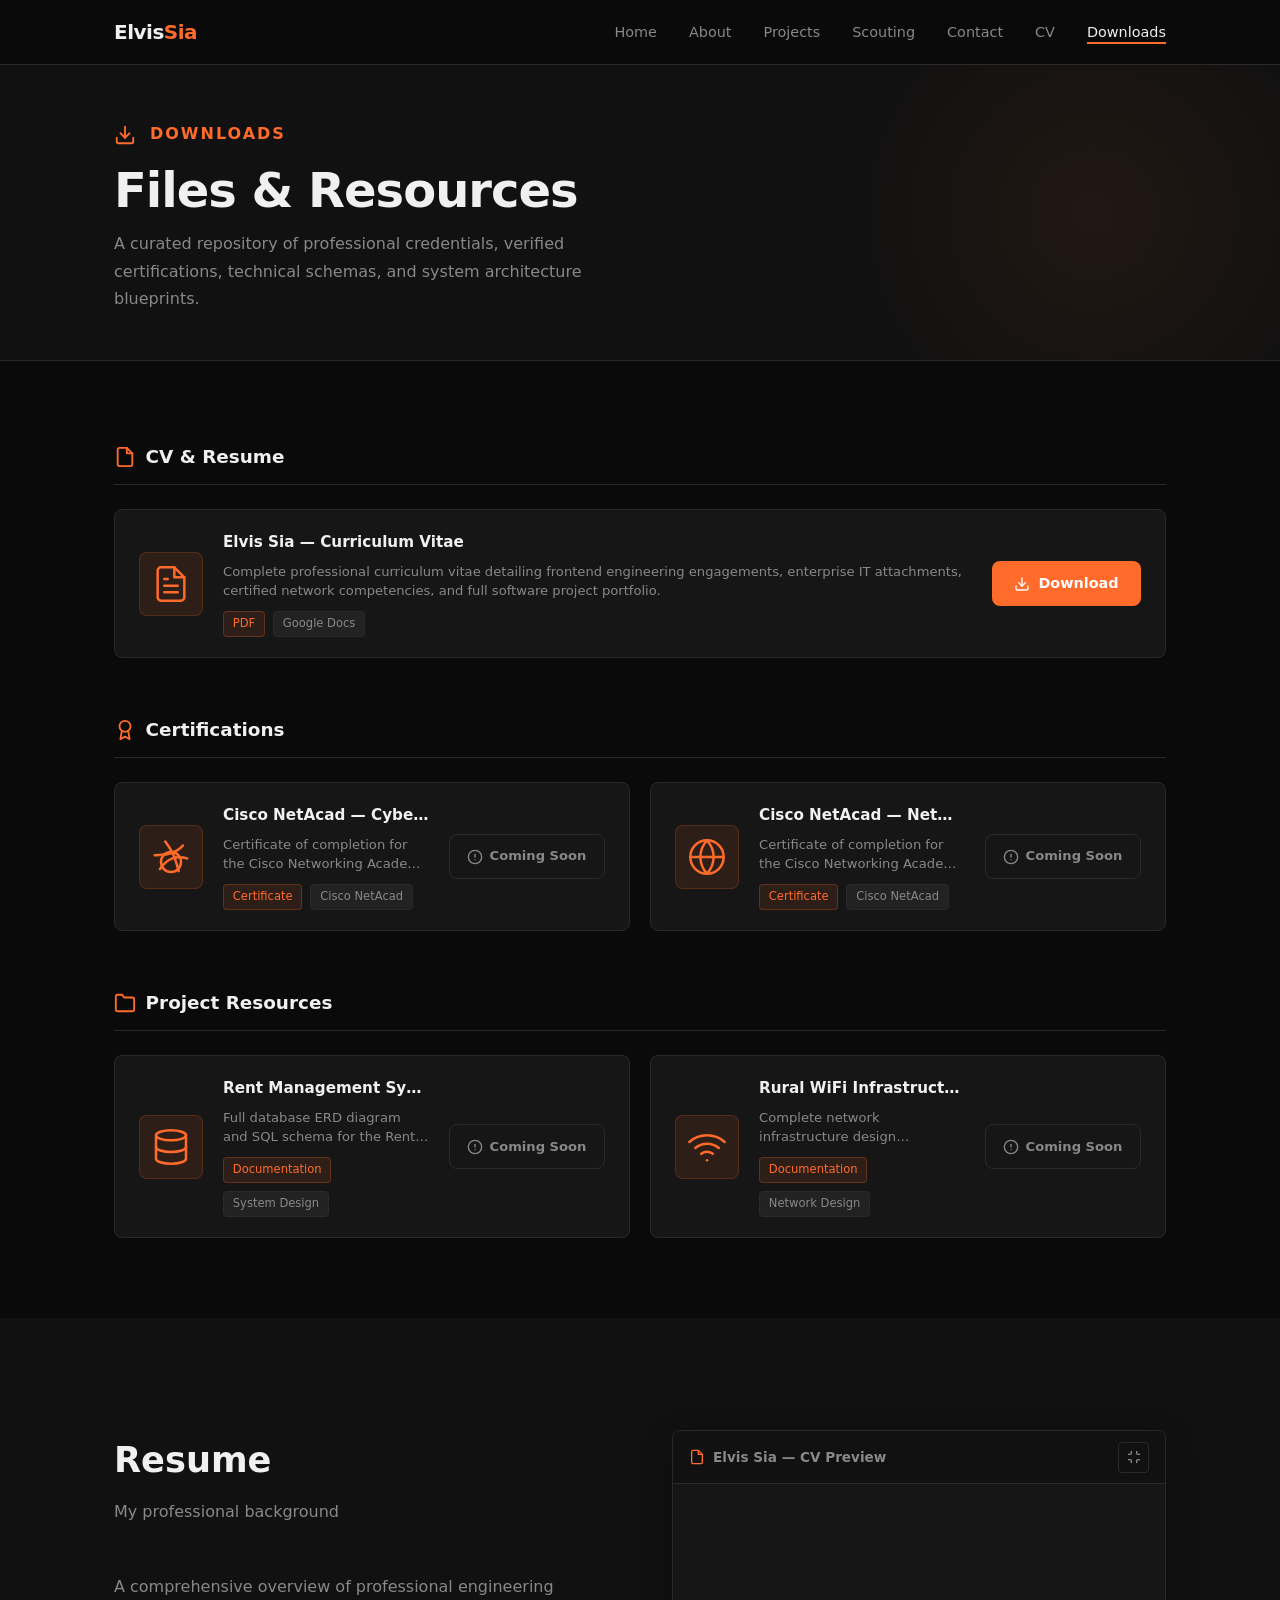
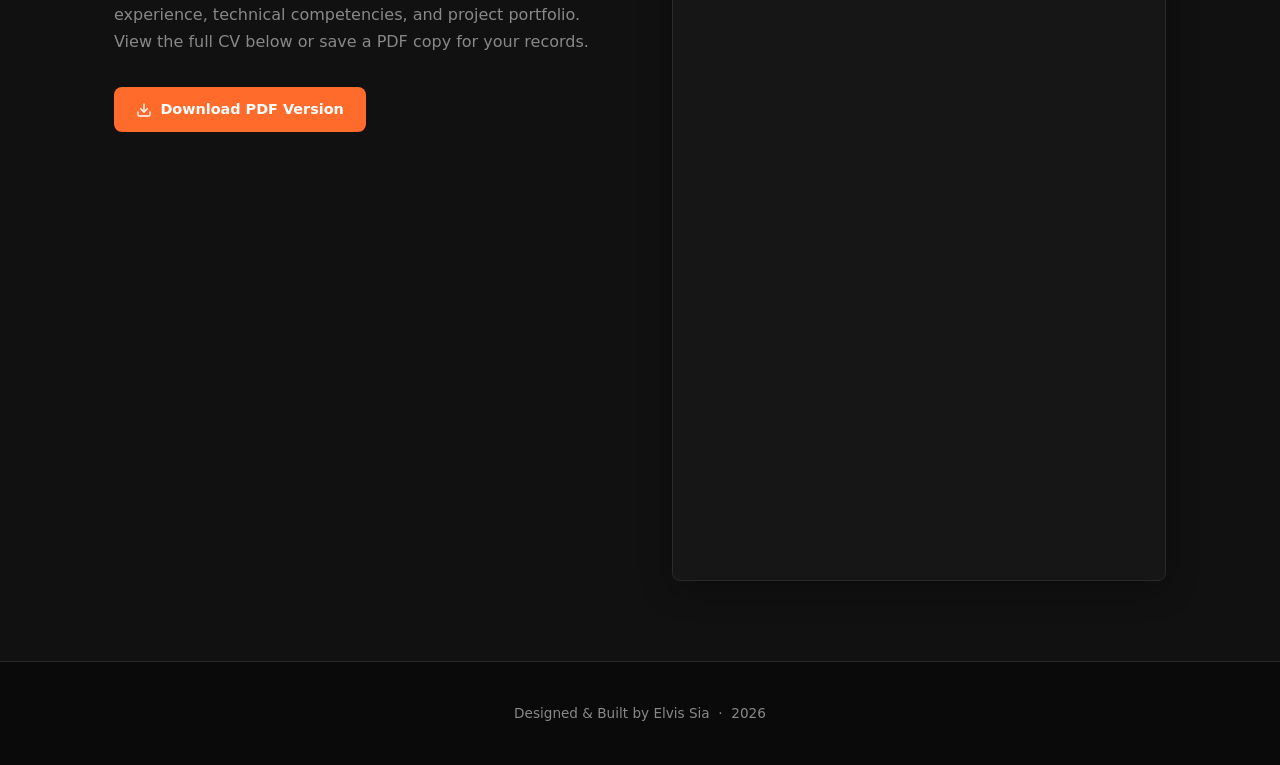
<file: downloads.html>
<!DOCTYPE html>
<html lang="en">

<head>
    <meta charset="UTF-8" />
    <meta name="viewport" content="width=device-width, initial-scale=1.0" />
    <title>Downloads &amp; Resources | Elvis Sia</title>
    <meta name="description" content="Download Curriculum Vitae (CV), professional Resume, certificates, and technical resources from Elvis Sia – IT Graduate, Network Engineer, and Web Developer." />
    <meta name="keywords" content="Elvis Sia CV, Elvis Sia Resume, Download Elvis Sia CV PDF, JKUAT IT CV, Kenya Network Engineer Resume" />
    <meta name="author" content="Elvis Sia" />
    <meta name="robots" content="index, follow, max-snippet:-1, max-image-preview:large, max-video-preview:-1" />
    <meta name="theme-color" content="#0a0a0a" />
    <meta name="color-scheme" content="dark" />

    <!-- Canonical URL -->
    <link rel="canonical" href="https://sia.cepine.com/downloads.html" />

    <!-- Open Graph / Facebook -->
    <meta property="og:type" content="website" />
    <meta property="og:site_name" content="Elvis Sia | Portfolio" />
    <meta property="og:title" content="Downloads &amp; Resources | Elvis Sia" />
    <meta property="og:description" content="Download Curriculum Vitae (CV), professional Resume, and certificates from Elvis Sia." />
    <meta property="og:url" content="https://sia.cepine.com/downloads.html" />
    <meta property="og:image" content="https://sia.cepine.com/assets/me.png" />
    <meta property="og:image:alt" content="Elvis Sia - Downloads and Resources" />
    <meta property="og:locale" content="en_US" />

    <!-- Twitter Card -->
    <meta name="twitter:card" content="summary_large_image" />
    <meta name="twitter:title" content="Downloads &amp; Resources | Elvis Sia" />
    <meta name="twitter:description" content="Download Curriculum Vitae (CV), professional Resume, and certificates from Elvis Sia." />
    <meta name="twitter:image" content="https://sia.cepine.com/assets/me.png" />
    <meta name="twitter:image:alt" content="Elvis Sia - Downloads and Resources" />

    <!-- Icons & Web Manifest -->
    <link rel="icon" type="image/png" href="assets/favicon.png" />
    <link rel="apple-touch-icon" href="assets/favicon.png" />
    <link rel="manifest" href="site.webmanifest" />
    <link rel="stylesheet" href="style.css" />

    <!-- Structured Data (Schema.org JSON-LD) -->
    <script type="application/ld+json">
    {
      "@context": "https://schema.org",
      "@graph": [
        {
          "@type": "WebPage",
          "@id": "https://sia.cepine.com/downloads.html#webpage",
          "url": "https://sia.cepine.com/downloads.html",
          "name": "Downloads & Resources | Elvis Sia",
          "isPartOf": {
            "@type": "WebSite",
            "@id": "https://sia.cepine.com/#website",
            "name": "Elvis Sia Portfolio"
          },
          "breadcrumb": {
            "@type": "BreadcrumbList",
            "itemListElement": [
              {
                "@type": "ListItem",
                "position": 1,
                "name": "Home",
                "item": "https://sia.cepine.com/"
              },
              {
                "@type": "ListItem",
                "position": 2,
                "name": "Downloads",
                "item": "https://sia.cepine.com/downloads.html"
              }
            ]
          },
          "mainEntity": {
            "@type": "DigitalDocument",
            "name": "Elvis Sia - Curriculum Vitae & Resume",
            "author": {
              "@type": "Person",
              "name": "Elvis Sia"
            },
            "fileFormat": "application/pdf"
          }
        }
      ]
    }
    </script>
</head>

<body>

    <!-- ── Navigation ──────────────────────────────────────────── -->
    <header class="navbar">
        <div class="container navbar__inner">
            <a href="index.html" class="navbar__logo">Elvis<span>Sia</span></a>

            <nav>
                <ul class="navbar__links" id="navMenu" role="list">
                    <li><a href="index.html">Home</a></li>
                    <li><a href="about.html">About</a></li>
                    <li><a href="projects.html">Projects</a></li>
                    <li><a href="scouting.html">Scouting</a></li>
                    <li><a href="contact.html">Contact</a></li>
                    <li><a href="cv.html">CV</a></li>
          <li><a href="downloads.html" class="active">Downloads</a></li>
                </ul>
            </nav>

            <button class="navbar__menu-btn" id="menuBtn" aria-label="Toggle navigation" aria-expanded="false" aria-controls="navMenu">
        <svg viewBox="0 0 24 24" fill="none" stroke="currentColor" stroke-width="2" stroke-linecap="round">
          <line x1="3" y1="6" x2="21" y2="6" />
          <line x1="3" y1="12" x2="21" y2="12" />
          <line x1="3" y1="18" x2="21" y2="18" />
        </svg>
      </button>
        </div>
    </header>

    <!-- ── Page Hero ──────────────────────────────────────────── -->
    <section class="page-hero">
        <div class="container page-hero__content">
            <p class="hero__greeting">
                <svg viewBox="0 0 24 24" fill="none" stroke="currentColor" stroke-width="2" stroke-linecap="round" stroke-linejoin="round" width="22" height="22" style="vertical-align:middle;margin-right:0.4em"><path d="M21 15v4a2 2 0 0 1-2 2H5a2 2 0 0 1-2-2v-4"/><polyline points="7 10 12 15 17 10"/><line x1="12" y1="15" x2="12" y2="3"/></svg>                Downloads
            </p>
            <h1 class="page-hero__title">Files &amp; Resources</h1>
            <p class="page-hero__subtitle">A curated repository of professional credentials, verified certifications, technical schemas, and system architecture blueprints.</p>
        </div>
    </section>

    <!-- ── Downloads ─────────────────────────────────────────── -->
    <section class="downloads section" id="downloads">
        <div class="container">

            <!-- CV & Resume -->
            <div class="downloads__category">
                <h2 class="downloads__category-title">
                    <svg viewBox="0 0 24 24" fill="none" stroke="currentColor" stroke-width="2" stroke-linecap="round" stroke-linejoin="round" width="22" height="22"><path d="M14 2H6a2 2 0 0 0-2 2v16a2 2 0 0 0 2 2h12a2 2 0 0 0 2-2V8z"/><polyline points="14 2 14 8 20 8"/></svg>                    CV &amp; Resume
                </h2>
                <div class="downloads__grid">

                    <div class="download-card">
                        <div class="download-card__icon">
                            <svg viewBox="0 0 24 24" fill="none" stroke="currentColor" stroke-width="1.5" stroke-linecap="round" stroke-linejoin="round" width="40" height="40"><path d="M14 2H6a2 2 0 0 0-2 2v16a2 2 0 0 0 2 2h12a2 2 0 0 0 2-2V8z"/><polyline points="14 2 14 8 20 8"/><line x1="16" y1="13" x2="8" y2="13"/><line x1="16" y1="17" x2="8" y2="17"/><polyline points="10 9 9 9 8 9"/></svg>
                        </div>
                        <div class="download-card__info">
                            <h3 class="download-card__title">Elvis Sia — Curriculum Vitae</h3>
                            <p class="download-card__desc">Complete professional curriculum vitae detailing frontend engineering engagements, enterprise IT attachments, certified network competencies, and full software project portfolio.</p>
                            <div class="download-card__meta">
                                <span class="download-card__type">PDF</span>
                                <span class="download-card__source">Google Docs</span>
                            </div>
                        </div>
                        <a href="https://docs.google.com/document/d/e/2PACX-1vQPGpVXO3iLlWI6w-IkoXjtAzlMI68zGm8f0AhCJPfvb9QJCYwPs36WRatxHSnKVQ/pub?output=pdf" download="Elvis_Sia_CV.pdf" target="_blank" rel="noopener noreferrer" class="btn btn--primary download-card__btn" aria-label="Download Elvis Sia CV as PDF">
                            <svg viewBox="0 0 24 24" fill="none" stroke="currentColor" stroke-width="2" stroke-linecap="round" width="16" height="16"><path d="M21 15v4a2 2 0 0 1-2 2H5a2 2 0 0 1-2-2v-4"/><polyline points="7 10 12 15 17 10"/><line x1="12" y1="15" x2="12" y2="3"/></svg>                            Download
                        </a>
                    </div>

                </div>
            </div>

            <!-- Certifications -->
            <div class="downloads__category">
                <h2 class="downloads__category-title">
                    <svg viewBox="0 0 24 24" fill="none" stroke="currentColor" stroke-width="2" stroke-linecap="round" stroke-linejoin="round" width="22" height="22"><circle cx="12" cy="8" r="6"/><path d="M15.477 12.89 17 22l-5-3-5 3 1.523-9.11"/></svg>                    Certifications
                </h2>
                <div class="downloads__grid">

                    <div class="download-card">
                        <div class="download-card__icon">
                            <svg viewBox="0 0 24 24" fill="none" stroke="currentColor" stroke-width="1.5" stroke-linecap="round" stroke-linejoin="round" width="40" height="40"><circle cx="12" cy="15" r="6"/><path d="M8.56 2.75c4.37 6.03 6.02 9.42 8.03 17.72m2.54-15.38c-3.72 4.35-8.94 5.66-16.88 5.85m19.5 1.9c-3.5-.93-6.63-.82-8.94 0-2.58.92-5.01 2.86-7.44 6.32"/></svg>
                        </div>
                        <div class="download-card__info">
                            <h3 class="download-card__title">Cisco NetAcad — Cybersecurity Essentials</h3>
                            <p class="download-card__desc">Certificate of completion for the Cisco Networking Academy Cybersecurity Essentials course.</p>
                            <div class="download-card__meta">
                                <span class="download-card__type">Certificate</span>
                                <span class="download-card__source">Cisco NetAcad</span>
                            </div>
                        </div>
                        <span class="download-card__btn download-card__btn--soon" aria-label="Coming soon">
              <svg viewBox="0 0 24 24" fill="none" stroke="currentColor" stroke-width="2" stroke-linecap="round" width="16" height="16"><circle cx="12" cy="12" r="10"/><line x1="12" y1="8" x2="12" y2="12"/><line x1="12" y1="16" x2="12.01" y2="16"/></svg>
              Coming Soon
            </span>
                    </div>

                    <div class="download-card">
                        <div class="download-card__icon">
                            <svg viewBox="0 0 24 24" fill="none" stroke="currentColor" stroke-width="1.5" stroke-linecap="round" stroke-linejoin="round" width="40" height="40"><circle cx="12" cy="12" r="10"/><path d="M2 12h20M12 2a15.3 15.3 0 0 1 4 10 15.3 15.3 0 0 1-4 10 15.3 15.3 0 0 1-4-10 15.3 15.3 0 0 1 4-10z"/></svg>
                        </div>
                        <div class="download-card__info">
                            <h3 class="download-card__title">Cisco NetAcad — Networking Basics</h3>
                            <p class="download-card__desc">Certificate of completion for the Cisco Networking Academy Networking Basics course covering LAN, IP addressing, and routing fundamentals.</p>
                            <div class="download-card__meta">
                                <span class="download-card__type">Certificate</span>
                                <span class="download-card__source">Cisco NetAcad</span>
                            </div>
                        </div>
                        <span class="download-card__btn download-card__btn--soon" aria-label="Coming soon">
              <svg viewBox="0 0 24 24" fill="none" stroke="currentColor" stroke-width="2" stroke-linecap="round" width="16" height="16"><circle cx="12" cy="12" r="10"/><line x1="12" y1="8" x2="12" y2="12"/><line x1="12" y1="16" x2="12.01" y2="16"/></svg>
              Coming Soon
            </span>
                    </div>

                </div>
            </div>

            <!-- Project Resources -->
            <div class="downloads__category">
                <h2 class="downloads__category-title">
                    <svg viewBox="0 0 24 24" fill="none" stroke="currentColor" stroke-width="2" stroke-linecap="round" stroke-linejoin="round" width="22" height="22"><path d="M22 19a2 2 0 0 1-2 2H4a2 2 0 0 1-2-2V5a2 2 0 0 1 2-2h5l2 3h9a2 2 0 0 1 2 2z"/></svg>                    Project Resources
                </h2>
                <div class="downloads__grid">

                    <div class="download-card">
                        <div class="download-card__icon">
                            <svg viewBox="0 0 24 24" fill="none" stroke="currentColor" stroke-width="1.5" stroke-linecap="round" stroke-linejoin="round" width="40" height="40"><ellipse cx="12" cy="5" rx="9" ry="3"/><path d="M3 5v14c0 1.66 4.03 3 9 3s9-1.34 9-3V5"/><path d="M3 12c0 1.66 4.03 3 9 3s9-1.34 9-3"/></svg>
                        </div>
                        <div class="download-card__info">
                            <h3 class="download-card__title">Rent Management System — ERD &amp; Schema</h3>
                            <p class="download-card__desc">Full database ERD diagram and SQL schema for the Rent Management System project, including multi-step approval workflow design.</p>
                            <div class="download-card__meta">
                                <span class="download-card__type">Documentation</span>
                                <span class="download-card__source">System Design</span>
                            </div>
                        </div>
                        <span class="download-card__btn download-card__btn--soon" aria-label="Coming soon">
              <svg viewBox="0 0 24 24" fill="none" stroke="currentColor" stroke-width="2" stroke-linecap="round" width="16" height="16"><circle cx="12" cy="12" r="10"/><line x1="12" y1="8" x2="12" y2="12"/><line x1="12" y1="16" x2="12.01" y2="16"/></svg>
              Coming Soon
            </span>
                    </div>

                    <div class="download-card">
                        <div class="download-card__icon">
                            <svg viewBox="0 0 24 24" fill="none" stroke="currentColor" stroke-width="1.5" stroke-linecap="round" stroke-linejoin="round" width="40" height="40"><path d="M5 12.55a11 11 0 0 1 14.08 0"/><path d="M1.42 9a16 16 0 0 1 21.16 0"/><path d="M8.53 16.11a6 6 0 0 1 6.95 0"/><line x1="12" y1="20" x2="12.01" y2="20"/></svg>
                        </div>
                        <div class="download-card__info">
                            <h3 class="download-card__title">Rural WiFi Infrastructure — Network Blueprint</h3>
                            <p class="download-card__desc">Complete network infrastructure design document including topology diagrams, server blueprint, and backup power planning for rural deployment.</p>
                            <div class="download-card__meta">
                                <span class="download-card__type">Documentation</span>
                                <span class="download-card__source">Network Design</span>
                            </div>
                        </div>
                        <span class="download-card__btn download-card__btn--soon" aria-label="Coming soon">
              <svg viewBox="0 0 24 24" fill="none" stroke="currentColor" stroke-width="2" stroke-linecap="round" width="16" height="16"><circle cx="12" cy="12" r="10"/><line x1="12" y1="8" x2="12" y2="12"/><line x1="12" y1="16" x2="12.01" y2="16"/></svg>
              Coming Soon
            </span>
                    </div>

                </div>
            </div>

        </div>
    </section>

    <!-- ── Resume Preview ──────────────────────────────────────── -->
    <section class="resume-section section" id="resume" style="background: var(--clr-surface);">
        <div class="container">
            <div class="resume__layout">
                <div class="resume__info">
                    <h2 class="section__title">Resume</h2>
                    <p class="section__subtitle">My professional background</p>
                    <p class="resume__description">
                        A comprehensive overview of professional engineering experience, technical competencies, and project portfolio. View the full CV below or save a PDF copy for your records.
                    </p>
                    <div class="resume__cta">
                        <a href="https://docs.google.com/document/d/e/2PACX-1vQPGpVXO3iLlWI6w-IkoXjtAzlMI68zGm8f0AhCJPfvb9QJCYwPs36WRatxHSnKVQ/pub?output=pdf" download="Elvis_Sia_Resume.pdf" target="_blank" rel="noopener noreferrer" class="btn btn--primary">
                            <svg viewBox="0 0 24 24" fill="none" stroke="currentColor" stroke-width="2" stroke-linecap="round" width="16" height="16"><path d="M21 15v4a2 2 0 0 1-2 2H5a2 2 0 0 1-2-2v-4"/><polyline points="7 10 12 15 17 10"/><line x1="12" y1="15" x2="12" y2="3"/></svg>                            Download PDF Version
                        </a>
                    </div>
                </div>

                <div class="resume__wrapper">
                    <div class="resume__toolbar">
                        <span class="resume__label">
              <svg viewBox="0 0 24 24" fill="none" stroke="currentColor" stroke-width="2" width="16" height="16"><path d="M14 2H6a2 2 0 0 0-2 2v16a2 2 0 0 0 2 2h12a2 2 0 0 0 2-2V8z"/><polyline points="14 2 14 8 20 8"/></svg>
              Elvis Sia — CV Preview
            </span>
                        <button class="btn btn--icon btn--collapse" id="resumeCollapseBtn" aria-label="Toggle Resume Size" title="Minimize/Maximize">
               <svg class="icon-minimize" viewBox="0 0 24 24" fill="none" stroke="currentColor" stroke-width="2" width="16" height="16"><path d="M8 3v3a2 2 0 0 1-2 2H3m18 0h-3a2 2 0 0 1-2-2V3m0 18v-3a2 2 0 0 1 2-2h3M3 16h3a2 2 0 0 1 2 2v3"/></svg>
               <svg class="icon-maximize" viewBox="0 0 24 24" fill="none" stroke="currentColor" stroke-width="2" width="16" height="16" style="display:none;"><path d="M15 3h6v6M9 21H3v-6M21 3l-7 7M3 21l7-7"/></svg>
            </button>
                    </div>
                    <div class="resume__embed">
                        <iframe src="https://docs.google.com/document/d/e/2PACX-1vQm4muPLoW6gG-BreVreDLnubfq9Gw2nJzO1q_rDjUMTCo2kdi7pGKKkv7CuSvFfdiZ6FHECjY0mCHn/pub?embedded=true" title="Elvis Sia – Resume" scrolling="yes" allowfullscreen></iframe>
                    </div>
                </div>
            </div>
        </div>
    </section>

    <!-- ── Footer ───────────────────────────────────────────────── -->
    <footer class="footer">
        <div class="container">
            <p>
                Designed &amp; Built by <a href="index.html">Elvis Sia</a> &nbsp;·&nbsp;
                <span id="year"></span>
            </p>
        </div>
    </footer>

    <!-- ── Back to top ─────────────────────────────────────────────── -->
    <button class="back-to-top" id="backToTop" aria-label="Back to top">
    <svg viewBox="0 0 24 24" fill="none" stroke="currentColor" stroke-width="2.5" stroke-linecap="round"><polyline points="18 15 12 9 6 15"/></svg>
  </button>

    <script src="script.js"></script>
</body>

</html>
</file>
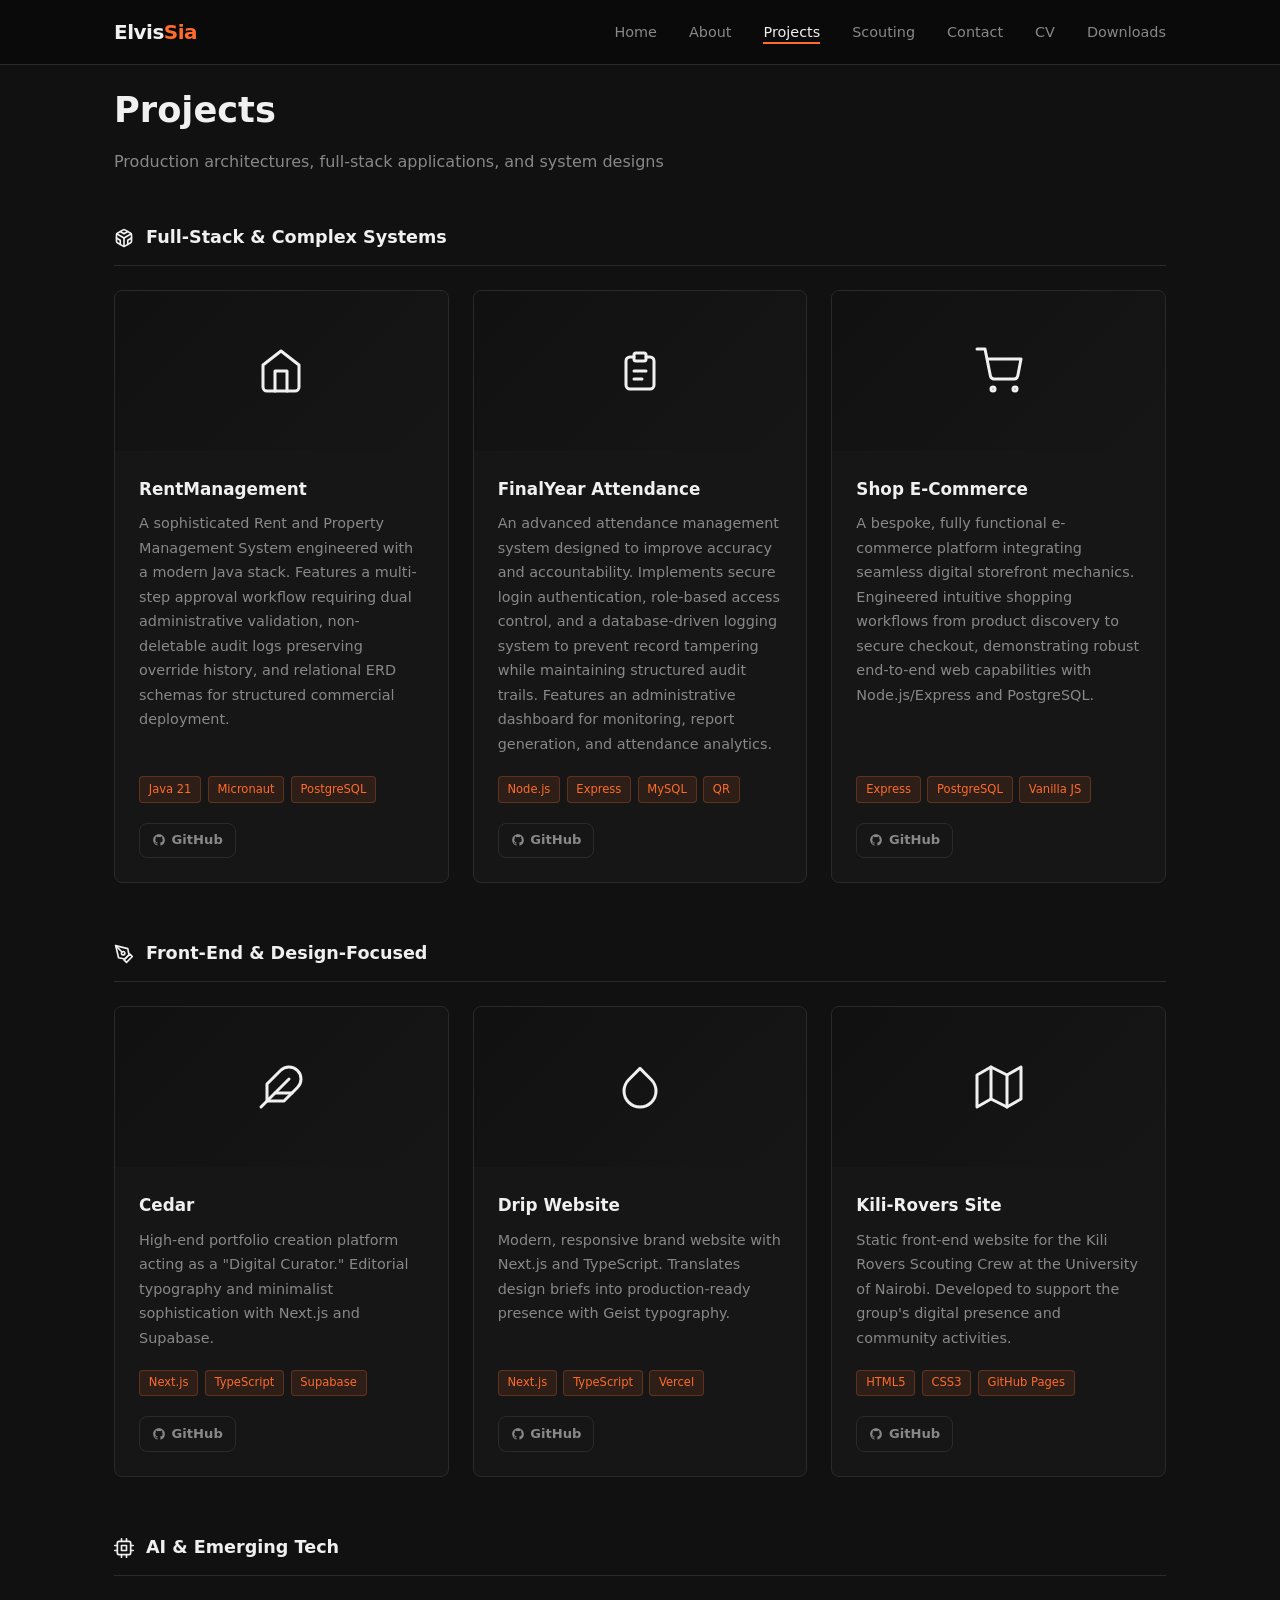
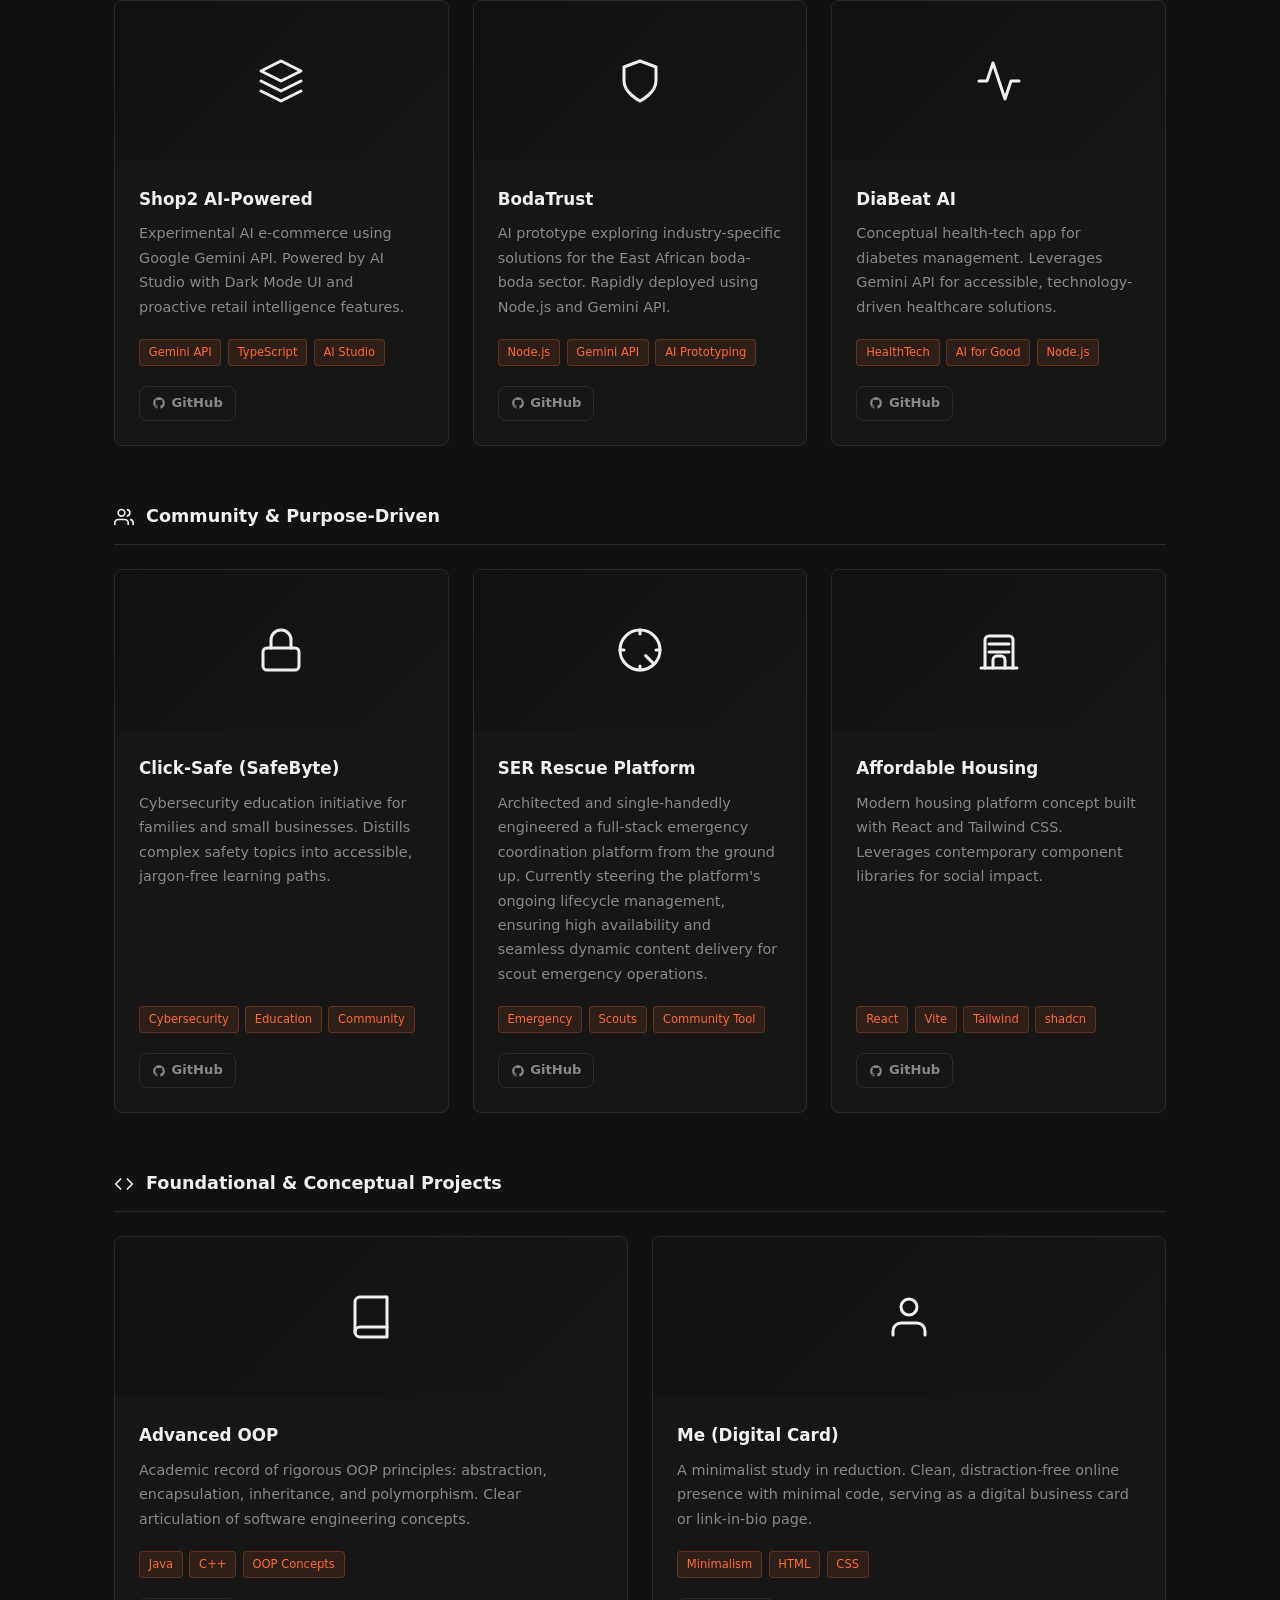
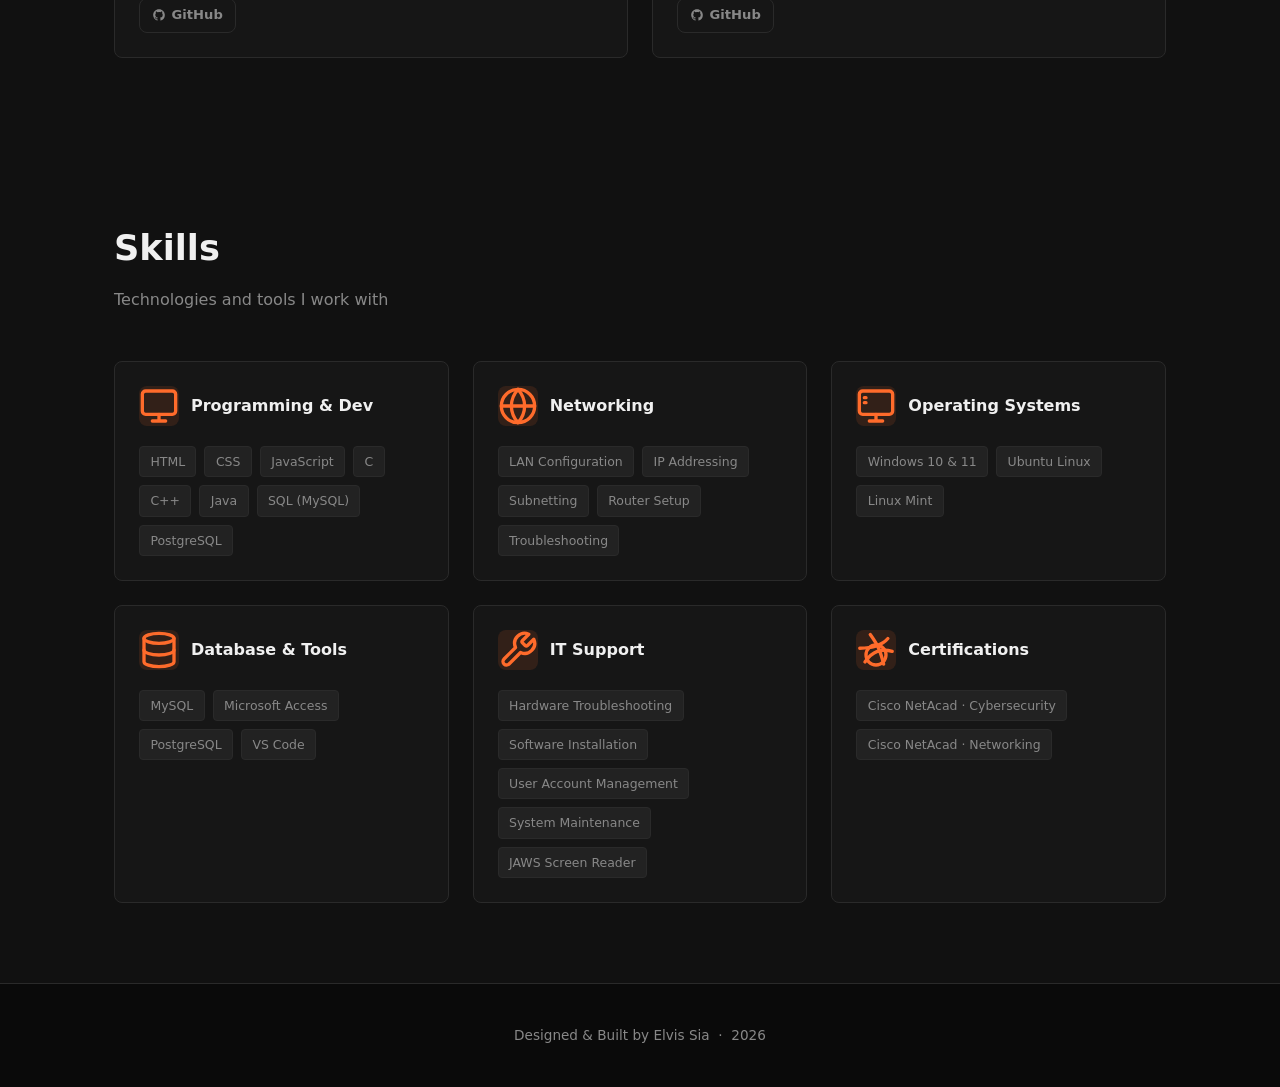
<file: projects.html>
<!DOCTYPE html>
<html lang="en">
<head>
  <meta charset="UTF-8" />
  <meta name="viewport" content="width=device-width, initial-scale=1.0" />
  <title>Projects &amp; Skills | Elvis Sia</title>
  <meta name="description" content="Explore software projects, network designs, and technical skills by Elvis Sia – Full-Stack Systems, AI Applications, E-Commerce platforms, and Community tools." />
  <meta name="keywords" content="Elvis Sia Projects, Web Development Projects, Java Micronaut, Node.js, Express, AI Studio, Supabase, PostgreSQL, Network Architecture" />
  <meta name="author" content="Elvis Sia" />
  <meta name="robots" content="index, follow, max-snippet:-1, max-image-preview:large, max-video-preview:-1" />
  <meta name="theme-color" content="#0a0a0a" />
  <meta name="color-scheme" content="dark" />

  <!-- Canonical URL -->
  <link rel="canonical" href="https://sia.cepine.com/projects.html" />

  <!-- Open Graph / Facebook -->
  <meta property="og:type" content="website" />
  <meta property="og:site_name" content="Elvis Sia | Portfolio" />
  <meta property="og:title" content="Projects &amp; Skills | Elvis Sia" />
  <meta property="og:description" content="Explore software projects, full-stack systems, AI tools, and technical skills built by Elvis Sia." />
  <meta property="og:url" content="https://sia.cepine.com/projects.html" />
  <meta property="og:image" content="https://sia.cepine.com/assets/me.png" />
  <meta property="og:image:alt" content="Elvis Sia - Projects and Technical Skills" />
  <meta property="og:locale" content="en_US" />

  <!-- Twitter Card -->
  <meta name="twitter:card" content="summary_large_image" />
  <meta name="twitter:title" content="Projects &amp; Skills | Elvis Sia" />
  <meta name="twitter:description" content="Explore software projects, full-stack systems, AI tools, and technical skills built by Elvis Sia." />
  <meta name="twitter:image" content="https://sia.cepine.com/assets/me.png" />
  <meta name="twitter:image:alt" content="Elvis Sia - Projects and Technical Skills" />

  <!-- Icons & Web Manifest -->
  <link rel="icon" type="image/png" href="assets/favicon.png" />
  <link rel="apple-touch-icon" href="assets/favicon.png" />
  <link rel="manifest" href="site.webmanifest" />
  <link rel="stylesheet" href="style.css" />

  <!-- Structured Data (Schema.org JSON-LD) -->
  <script type="application/ld+json">
  {
    "@context": "https://schema.org",
    "@graph": [
      {
        "@type": "CollectionPage",
        "@id": "https://sia.cepine.com/projects.html#webpage",
        "url": "https://sia.cepine.com/projects.html",
        "name": "Projects & Skills | Elvis Sia",
        "isPartOf": {
          "@type": "WebSite",
          "@id": "https://sia.cepine.com/#website",
          "name": "Elvis Sia Portfolio"
        },
        "breadcrumb": {
          "@type": "BreadcrumbList",
          "itemListElement": [
            {
              "@type": "ListItem",
              "position": 1,
              "name": "Home",
              "item": "https://sia.cepine.com/"
            },
            {
              "@type": "ListItem",
              "position": 2,
              "name": "Projects",
              "item": "https://sia.cepine.com/projects.html"
            }
          ]
        },
        "mainEntity": {
          "@type": "ItemList",
          "itemListElement": [
            {
              "@type": "SoftwareSourceCode",
              "name": "RentManagement",
              "description": "Comprehensive Rent and Property Management System engineered with Java 21, Micronaut, and PostgreSQL.",
              "codeRepository": "https://github.com/Otis-Sia/RentManagement",
              "programmingLanguage": ["Java", "Micronaut", "PostgreSQL"]
            },
            {
              "@type": "SoftwareSourceCode",
              "name": "FinalYear Attendance",
              "description": "QR-based attendance tracking with GPS verification and role-based dashboard using Node.js, Express, and MySQL.",
              "codeRepository": "https://github.com/Otis-Sia/FInalYear",
              "programmingLanguage": ["Node.js", "Express", "MySQL"]
            },
            {
              "@type": "SoftwareSourceCode",
              "name": "Shop E-Commerce",
              "description": "Full e-commerce platform with Node.js/Express, PostgreSQL, and dynamic shopping cart features.",
              "codeRepository": "https://github.com/Otis-Sia/Shop",
              "programmingLanguage": ["Express", "PostgreSQL", "JavaScript"]
            },
            {
              "@type": "SoftwareSourceCode",
              "name": "Cedar",
              "description": "High-end portfolio curation platform built with Next.js, TypeScript, and Supabase.",
              "codeRepository": "https://github.com/Otis-Sia/Cedar",
              "programmingLanguage": ["Next.js", "TypeScript", "Supabase"]
            },
            {
              "@type": "SoftwareSourceCode",
              "name": "Shop2 AI-Powered",
              "description": "Experimental AI retail platform leveraging Google Gemini API and TypeScript.",
              "codeRepository": "https://github.com/Otis-Sia/Shop2",
              "programmingLanguage": ["TypeScript", "Gemini API"]
            },
            {
              "@type": "SoftwareSourceCode",
              "name": "BodaTrust",
              "description": "AI prototype for the East African transport sector using Node.js and Gemini API.",
              "codeRepository": "https://github.com/Otis-Sia/BodaTrust",
              "programmingLanguage": ["Node.js", "Gemini API"]
            },
            {
              "@type": "SoftwareSourceCode",
              "name": "SER Rescue Platform",
              "description": "Emergency preparedness and rescue information management platform for Scouts.",
              "codeRepository": "https://github.com/Otis-Sia/SER",
              "programmingLanguage": ["JavaScript", "HTML", "CSS"]
            }
          ]
        }
      }
    ]
  }
  </script>
</head>
<body>

  <!-- ── Navigation ──────────────────────────────────────────── -->
  <header class="navbar">
    <div class="container navbar__inner">
      <a href="index.html" class="navbar__logo">Elvis<span>Sia</span></a>

      <nav>
        <ul class="navbar__links" id="navMenu" role="list">
          <li><a href="index.html">Home</a></li>
          <li><a href="about.html">About</a></li>
          <li><a href="projects.html" class="active">Projects</a></li>
          <li><a href="scouting.html">Scouting</a></li>
          <li><a href="contact.html">Contact</a></li>
          <li><a href="cv.html">CV</a></li>
          <li><a href="downloads.html">Downloads</a></li>
        </ul>
      </nav>

      <button
        class="navbar__menu-btn"
        id="menuBtn"
        aria-label="Toggle navigation"
        aria-expanded="false"
        aria-controls="navMenu"
      >
        <svg viewBox="0 0 24 24" fill="none" stroke="currentColor" stroke-width="2" stroke-linecap="round">
          <line x1="3" y1="6" x2="21" y2="6" />
          <line x1="3" y1="12" x2="21" y2="12" />
          <line x1="3" y1="18" x2="21" y2="18" />
        </svg>
      </button>
    </div>
  </header>

  <!-- ── Projects ─────────────────────────────────────────────── -->
  <section class="projects section" id="projects">
    <div class="container">
      <h2 class="section__title">Projects</h2>
      <p class="section__subtitle">Production architectures, full-stack applications, and system designs</p>

      <div class="projects-container">

        <!-- 🚀 Full-Stack & Complex Systems -->
        <h3 class="category-title"><svg viewBox="0 0 24 24" fill="none" stroke="currentColor" stroke-width="2" stroke-linecap="round" stroke-linejoin="round" width="20" height="20"><path d="M21 16V8a2 2 0 0 0-1-1.73l-7-4a2 2 0 0 0-2 0l-7 4A2 2 0 0 0 3 8v8a2 2 0 0 0 1 1.73l7 4a2 2 0 0 0 2 0l7-4A2 2 0 0 0 21 16z"/><polyline points="7.5 4.21 12 6.81 16.5 4.21"/><polyline points="7.5 19.79 7.5 14.6 3 12"/><polyline points="21 12 16.5 14.6 16.5 19.79"/><polyline points="3.27 6.96 12 12.01 20.73 6.96"/><line x1="12" y1="22.08" x2="12" y2="12"/></svg> Full-Stack & Complex Systems</h3>
        <div class="projects__grid">

          <article class="project-card">
            <div class="project-card__banner"><svg viewBox="0 0 24 24" fill="none" stroke="currentColor" stroke-width="1.5" stroke-linecap="round" stroke-linejoin="round" width="48" height="48"><path d="M3 9l9-7 9 7v11a2 2 0 0 1-2 2H5a2 2 0 0 1-2-2z"/><polyline points="9 22 9 12 15 12 15 22"/></svg></div>
            <div class="project-card__body">
              <h3 class="project-card__title">RentManagement</h3>
              <p class="project-card__desc">
                A sophisticated Rent and Property Management System engineered with a modern Java stack. Features a multi-step approval workflow requiring dual administrative validation, non-deletable audit logs preserving override history, and relational ERD schemas for structured commercial deployment.
              </p>
              <div class="project-card__tech">
                <span>Java 21</span><span>Micronaut</span><span>PostgreSQL</span>
              </div>
              <div class="project-card__links">
                <a href="https://github.com/Otis-Sia/RentManagement" target="_blank" rel="noopener noreferrer" class="project-card__link">
                  <svg viewBox="0 0 24 24" fill="currentColor"><path d="M12 2C6.477 2 2 6.484 2 12.017c0 4.425 2.865 8.18 6.839 9.504.5.092.682-.217.682-.483 0-.237-.008-.868-.013-1.703-2.782.605-3.369-1.343-3.369-1.343-.454-1.158-1.11-1.466-1.11-1.466-.908-.62.069-.608.069-.608 1.003.07 1.531 1.032 1.531 1.032.892 1.53 2.341 1.088 2.91.832.092-.647.35-1.088.636-1.338-2.22-.253-4.555-1.113-4.555-4.951 0-1.093.39-1.988 1.029-2.688-.103-.253-.446-1.272.098-2.65 0 0 .84-.27 2.75 1.026A9.564 9.564 0 0 1 12 6.844c.85.004 1.705.115 2.504.337 1.909-1.296 2.747-1.027 2.747-1.027.546 1.379.202 2.398.1 2.651.64.7 1.028 1.595 1.028 2.688 0 3.848-2.339 4.695-4.566 4.943.359.309.678.92.678 1.855 0 1.338-.012 2.419-.012 2.747 0 .268.18.58.688.482A10.019 10.019 0 0 0 22 12.017C22 6.484 17.522 2 12 2z"/></svg> GitHub
                </a>
              </div>
            </div>
          </article>

          <article class="project-card">
            <div class="project-card__banner"><svg viewBox="0 0 24 24" fill="none" stroke="currentColor" stroke-width="1.5" stroke-linecap="round" stroke-linejoin="round" width="48" height="48"><path d="M9 5H7a2 2 0 0 0-2 2v12a2 2 0 0 0 2 2h10a2 2 0 0 0 2-2V7a2 2 0 0 0-2-2h-2"/><rect x="9" y="3" width="6" height="4" rx="1"/><path d="M9 12h6M9 16h4"/></svg></div>
            <div class="project-card__body">
              <h3 class="project-card__title">FinalYear Attendance</h3>
              <p class="project-card__desc">
                An advanced attendance management system designed to improve accuracy and accountability. Implements secure login authentication, role-based access control, and a database-driven logging system to prevent record tampering while maintaining structured audit trails. Features an administrative dashboard for monitoring, report generation, and attendance analytics.
              </p>
              <div class="project-card__tech">
                <span>Node.js</span><span>Express</span><span>MySQL</span><span>QR</span>
              </div>
              <div class="project-card__links">
                <a href="https://github.com/Otis-Sia/FInalYear" target="_blank" rel="noopener noreferrer" class="project-card__link">
                  <svg viewBox="0 0 24 24" fill="currentColor"><path d="M12 2C6.477 2 2 6.484 2 12.017c0 4.425 2.865 8.18 6.839 9.504.5.092.682-.217.682-.483 0-.237-.008-.868-.013-1.703-2.782.605-3.369-1.343-3.369-1.343-.454-1.158-1.11-1.466-1.11-1.466-.908-.62.069-.608.069-.608 1.003.07 1.531 1.032 1.531 1.032.892 1.53 2.341 1.088 2.91.832.092-.647.35-1.088.636-1.338-2.22-.253-4.555-1.113-4.555-4.951 0-1.093.39-1.988 1.029-2.688-.103-.253-.446-1.272.098-2.65 0 0 .84-.27 2.75 1.026A9.564 9.564 0 0 1 12 6.844c.85.004 1.705.115 2.504.337 1.909-1.296 2.747-1.027 2.747-1.027.546 1.379.202 2.398.1 2.651.64.7 1.028 1.595 1.028 2.688 0 3.848-2.339 4.695-4.566 4.943.359.309.678.92.678 1.855 0 1.338-.012 2.419-.012 2.747 0 .268.18.58.688.482A10.019 10.019 0 0 0 22 12.017C22 6.484 17.522 2 12 2z"/></svg> GitHub
                </a>
              </div>
            </div>
          </article>

          <article class="project-card">
            <div class="project-card__banner"><svg viewBox="0 0 24 24" fill="none" stroke="currentColor" stroke-width="1.5" stroke-linecap="round" stroke-linejoin="round" width="48" height="48"><circle cx="9" cy="21" r="1"/><circle cx="20" cy="21" r="1"/><path d="M1 1h4l2.68 13.39a2 2 0 0 0 2 1.61h9.72a2 2 0 0 0 2-1.61L23 6H6"/></svg></div>
            <div class="project-card__body">
              <h3 class="project-card__title">Shop E-Commerce</h3>
              <p class="project-card__desc">
                A bespoke, fully functional e-commerce platform integrating seamless digital storefront mechanics. Engineered intuitive shopping workflows from product discovery to secure checkout, demonstrating robust end-to-end web capabilities with Node.js/Express and PostgreSQL.
              </p>
              <div class="project-card__tech">
                <span>Express</span><span>PostgreSQL</span><span>Vanilla JS</span>
              </div>
              <div class="project-card__links">
                <a href="https://github.com/Otis-Sia/Shop" target="_blank" rel="noopener noreferrer" class="project-card__link">
                  <svg viewBox="0 0 24 24" fill="currentColor"><path d="M12 2C6.477 2 2 6.484 2 12.017c0 4.425 2.865 8.18 6.839 9.504.5.092.682-.217.682-.483 0-.237-.008-.868-.013-1.703-2.782.605-3.369-1.343-3.369-1.343-.454-1.158-1.11-1.466-1.11-1.466-.908-.62.069-.608.069-.608 1.003.07 1.531 1.032 1.531 1.032.892 1.53 2.341 1.088 2.91.832.092-.647.35-1.088.636-1.338-2.22-.253-4.555-1.113-4.555-4.951 0-1.093.39-1.988 1.029-2.688-.103-.253-.446-1.272.098-2.65 0 0 .84-.27 2.75 1.026A9.564 9.564 0 0 1 12 6.844c.85.004 1.705.115 2.504.337 1.909-1.296 2.747-1.027 2.747-1.027.546 1.379.202 2.398.1 2.651.64.7 1.028 1.595 1.028 2.688 0 3.848-2.339 4.695-4.566 4.943.359.309.678.92.678 1.855 0 1.338-.012 2.419-.012 2.747 0 .268.18.58.688.482A10.019 10.019 0 0 0 22 12.017C22 6.484 17.522 2 12 2z"/></svg> GitHub
                </a>
              </div>
            </div>
          </article>

        </div>

        <!-- 🎨 Front-End & Design-Focused -->
        <h3 class="category-title"><svg viewBox="0 0 24 24" fill="none" stroke="currentColor" stroke-width="2" stroke-linecap="round" stroke-linejoin="round" width="20" height="20"><path d="M12 19l7-7 3 3-7 7-3-3z"/><path d="M18 13l-1.5-7.5L2 2l3.5 14.5L13 18l5-5z"/><path d="M2 2l7.586 7.586"/><circle cx="11" cy="11" r="2"/></svg> Front-End & Design-Focused</h3>
        <div class="projects__grid">

          <article class="project-card">
            <div class="project-card__banner"><svg viewBox="0 0 24 24" fill="none" stroke="currentColor" stroke-width="1.5" stroke-linecap="round" stroke-linejoin="round" width="48" height="48"><path d="M20.24 12.24a6 6 0 0 0-8.49-8.49L5 10.5V19h8.5z"/><line x1="16" y1="8" x2="2" y2="22"/><line x1="17.5" y1="15" x2="9" y2="15"/></svg></div>
            <div class="project-card__body">
              <h3 class="project-card__title">Cedar</h3>
              <p class="project-card__desc">
                High-end portfolio creation platform acting as a "Digital Curator." Editorial typography and minimalist sophistication with Next.js and Supabase.
              </p>
              <div class="project-card__tech">
                <span>Next.js</span><span>TypeScript</span><span>Supabase</span>
              </div>
              <div class="project-card__links">
                <a href="https://github.com/Otis-Sia/Cedar" target="_blank" rel="noopener noreferrer" class="project-card__link">
                  <svg viewBox="0 0 24 24" fill="currentColor"><path d="M12 2C6.477 2 2 6.484 2 12.017c0 4.425 2.865 8.18 6.839 9.504.5.092.682-.217.682-.483 0-.237-.008-.868-.013-1.703-2.782.605-3.369-1.343-3.369-1.343-.454-1.158-1.11-1.466-1.11-1.466-.908-.62.069-.608.069-.608 1.003.07 1.531 1.032 1.531 1.032.892 1.53 2.341 1.088 2.91.832.092-.647.35-1.088.636-1.338-2.22-.253-4.555-1.113-4.555-4.951 0-1.093.39-1.988 1.029-2.688-.103-.253-.446-1.272.098-2.65 0 0 .84-.27 2.75 1.026A9.564 9.564 0 0 1 12 6.844c.85.004 1.705.115 2.504.337 1.909-1.296 2.747-1.027 2.747-1.027.546 1.379.202 2.398.1 2.651.64.7 1.028 1.595 1.028 2.688 0 3.848-2.339 4.695-4.566 4.943.359.309.678.92.678 1.855 0 1.338-.012 2.419-.012 2.747 0 .268.18.58.688.482A10.019 10.019 0 0 0 22 12.017C22 6.484 17.522 2 12 2z"/></svg> GitHub
                </a>
              </div>
            </div>
          </article>

          <article class="project-card">
            <div class="project-card__banner"><svg viewBox="0 0 24 24" fill="none" stroke="currentColor" stroke-width="1.5" stroke-linecap="round" stroke-linejoin="round" width="48" height="48"><path d="M12 2.69l5.66 5.66a8 8 0 1 1-11.31 0z"/></svg></div>
            <div class="project-card__body">
              <h3 class="project-card__title">Drip Website</h3>
              <p class="project-card__desc">
                Modern, responsive brand website with Next.js and TypeScript. Translates design briefs into production-ready presence with Geist typography.
              </p>
              <div class="project-card__tech">
                <span>Next.js</span><span>TypeScript</span><span>Vercel</span>
              </div>
              <div class="project-card__links">
                <a href="https://github.com/Otis-Sia/drip" target="_blank" rel="noopener noreferrer" class="project-card__link">
                  <svg viewBox="0 0 24 24" fill="currentColor"><path d="M12 2C6.477 2 2 6.484 2 12.017c0 4.425 2.865 8.18 6.839 9.504.5.092.682-.217.682-.483 0-.237-.008-.868-.013-1.703-2.782.605-3.369-1.343-3.369-1.343-.454-1.158-1.11-1.466-1.11-1.466-.908-.62.069-.608.069-.608 1.003.07 1.531 1.032 1.531 1.032.892 1.53 2.341 1.088 2.91.832.092-.647.35-1.088.636-1.338-2.22-.253-4.555-1.113-4.555-4.951 0-1.093.39-1.988 1.029-2.688-.103-.253-.446-1.272.098-2.65 0 0 .84-.27 2.75 1.026A9.564 9.564 0 0 1 12 6.844c.85.004 1.705.115 2.504.337 1.909-1.296 2.747-1.027 2.747-1.027.546 1.379.202 2.398.1 2.651.64.7 1.028 1.595 1.028 2.688 0 3.848-2.339 4.695-4.566 4.943.359.309.678.92.678 1.855 0 1.338-.012 2.419-.012 2.747 0 .268.18.58.688.482A10.019 10.019 0 0 0 22 12.017C22 6.484 17.522 2 12 2z"/></svg> GitHub
                </a>
              </div>
            </div>
          </article>

          <article class="project-card">
            <div class="project-card__banner"><svg viewBox="0 0 24 24" fill="none" stroke="currentColor" stroke-width="1.5" stroke-linecap="round" stroke-linejoin="round" width="48" height="48"><polygon points="1 6 1 22 8 18 16 22 23 18 23 2 16 6 8 2 1 6"/><line x1="8" y1="2" x2="8" y2="18"/><line x1="16" y1="6" x2="16" y2="22"/></svg></div>
            <div class="project-card__body">
              <h3 class="project-card__title">Kili-Rovers Site</h3>
              <p class="project-card__desc">
                Static front-end website for the Kili Rovers Scouting Crew at the University of Nairobi. Developed to support the group's digital presence and community activities.
              </p>
              <div class="project-card__tech">
                <span>HTML5</span><span>CSS3</span><span>GitHub Pages</span>
              </div>
              <div class="project-card__links">
                <a href="https://github.com/Otis-Sia/Kili-Rovers" target="_blank" rel="noopener noreferrer" class="project-card__link">
                  <svg viewBox="0 0 24 24" fill="currentColor"><path d="M12 2C6.477 2 2 6.484 2 12.017c0 4.425 2.865 8.18 6.839 9.504.5.092.682-.217.682-.483 0-.237-.008-.868-.013-1.703-2.782.605-3.369-1.343-3.369-1.343-.454-1.158-1.11-1.466-1.11-1.466-.908-.62.069-.608.069-.608 1.003.07 1.531 1.032 1.531 1.032.892 1.53 2.341 1.088 2.91.832.092-.647.35-1.088.636-1.338-2.22-.253-4.555-1.113-4.555-4.951 0-1.093.39-1.988 1.029-2.688-.103-.253-.446-1.272.098-2.65 0 0 .84-.27 2.75 1.026A9.564 9.564 0 0 1 12 6.844c.85.004 1.705.115 2.504.337 1.909-1.296 2.747-1.027 2.747-1.027.546 1.379.202 2.398.1 2.651.64.7 1.028 1.595 1.028 2.688 0 3.848-2.339 4.695-4.566 4.943.359.309.678.92.678 1.855 0 1.338-.012 2.419-.012 2.747 0 .268.18.58.688.482A10.019 10.019 0 0 0 22 12.017C22 6.484 17.522 2 12 2z"/></svg> GitHub
                </a>
              </div>
            </div>
          </article>

        </div>

        <!-- 🤖 AI & Emerging Tech -->
        <h3 class="category-title"><svg viewBox="0 0 24 24" fill="none" stroke="currentColor" stroke-width="2" stroke-linecap="round" stroke-linejoin="round" width="20" height="20"><rect x="4" y="4" width="16" height="16" rx="2" ry="2"/><rect x="9" y="9" width="6" height="6"/><line x1="9" y1="1" x2="9" y2="4"/><line x1="15" y1="1" x2="15" y2="4"/><line x1="9" y1="20" x2="9" y2="23"/><line x1="15" y1="20" x2="15" y2="23"/><line x1="20" y1="9" x2="23" y2="9"/><line x1="20" y1="15" x2="23" y2="15"/><line x1="1" y1="9" x2="4" y2="9"/><line x1="1" y1="15" x2="4" y2="15"/></svg> AI & Emerging Tech</h3>
        <div class="projects__grid">

          <article class="project-card">
            <div class="project-card__banner"><svg viewBox="0 0 24 24" fill="none" stroke="currentColor" stroke-width="1.5" stroke-linecap="round" stroke-linejoin="round" width="48" height="48"><path d="M12 2L2 7l10 5 10-5-10-5z"/><path d="M2 17l10 5 10-5"/><path d="M2 12l10 5 10-5"/></svg></div>
            <div class="project-card__body">
              <h3 class="project-card__title">Shop2 AI-Powered</h3>
              <p class="project-card__desc">
                Experimental AI e-commerce using Google Gemini API. Powered by AI Studio with Dark Mode UI and proactive retail intelligence features.
              </p>
              <div class="project-card__tech">
                <span>Gemini API</span><span>TypeScript</span><span>AI Studio</span>
              </div>
              <div class="project-card__links">
                <a href="https://github.com/Otis-Sia/Shop2" target="_blank" rel="noopener noreferrer" class="project-card__link">
                  <svg viewBox="0 0 24 24" fill="currentColor"><path d="M12 2C6.477 2 2 6.484 2 12.017c0 4.425 2.865 8.18 6.839 9.504.5.092.682-.217.682-.483 0-.237-.008-.868-.013-1.703-2.782.605-3.369-1.343-3.369-1.343-.454-1.158-1.11-1.466-1.11-1.466-.908-.62.069-.608.069-.608 1.003.07 1.531 1.032 1.531 1.032.892 1.53 2.341 1.088 2.91.832.092-.647.35-1.088.636-1.338-2.22-.253-4.555-1.113-4.555-4.951 0-1.093.39-1.988 1.029-2.688-.103-.253-.446-1.272.098-2.65 0 0 .84-.27 2.75 1.026A9.564 9.564 0 0 1 12 6.844c.85.004 1.705.115 2.504.337 1.909-1.296 2.747-1.027 2.747-1.027.546 1.379.202 2.398.1 2.651.64.7 1.028 1.595 1.028 2.688 0 3.848-2.339 4.695-4.566 4.943.359.309.678.92.678 1.855 0 1.338-.012 2.419-.012 2.747 0 .268.18.58.688.482A10.019 10.019 0 0 0 22 12.017C22 6.484 17.522 2 12 2z"/></svg> GitHub
                </a>
              </div>
            </div>
          </article>

          <article class="project-card">
            <div class="project-card__banner"><svg viewBox="0 0 24 24" fill="none" stroke="currentColor" stroke-width="1.5" stroke-linecap="round" stroke-linejoin="round" width="48" height="48"><path d="M12 22s8-4 8-10V5l-8-3-8 3v7c0 6 8 10 8 10z"/></svg></div>
            <div class="project-card__body">
              <h3 class="project-card__title">BodaTrust</h3>
              <p class="project-card__desc">
                AI prototype exploring industry-specific solutions for the East African boda-boda sector. Rapidly deployed using Node.js and Gemini API.
              </p>
              <div class="project-card__tech">
                <span>Node.js</span><span>Gemini API</span><span>AI Prototyping</span>
              </div>
              <div class="project-card__links">
                <a href="https://github.com/Otis-Sia/BodaTrust" target="_blank" rel="noopener noreferrer" class="project-card__link">
                  <svg viewBox="0 0 24 24" fill="currentColor"><path d="M12 2C6.477 2 2 6.484 2 12.017c0 4.425 2.865 8.18 6.839 9.504.5.092.682-.217.682-.483 0-.237-.008-.868-.013-1.703-2.782.605-3.369-1.343-3.369-1.343-.454-1.158-1.11-1.466-1.11-1.466-.908-.62.069-.608.069-.608 1.003.07 1.531 1.032 1.531 1.032.892 1.53 2.341 1.088 2.91.832.092-.647.35-1.088.636-1.338-2.22-.253-4.555-1.113-4.555-4.951 0-1.093.39-1.988 1.029-2.688-.103-.253-.446-1.272.098-2.65 0 0 .84-.27 2.75 1.026A9.564 9.564 0 0 1 12 6.844c.85.004 1.705.115 2.504.337 1.909-1.296 2.747-1.027 2.747-1.027.546 1.379.202 2.398.1 2.651.64.7 1.028 1.595 1.028 2.688 0 3.848-2.339 4.695-4.566 4.943.359.309.678.92.678 1.855 0 1.338-.012 2.419-.012 2.747 0 .268.18.58.688.482A10.019 10.019 0 0 0 22 12.017C22 6.484 17.522 2 12 2z"/></svg> GitHub
                </a>
              </div>
            </div>
          </article>

          <article class="project-card">
            <div class="project-card__banner"><svg viewBox="0 0 24 24" fill="none" stroke="currentColor" stroke-width="1.5" stroke-linecap="round" stroke-linejoin="round" width="48" height="48"><path d="M22 12h-4l-3 9L9 3l-3 9H2"/></svg></div>
            <div class="project-card__body">
              <h3 class="project-card__title">DiaBeat AI</h3>
              <p class="project-card__desc">
                Conceptual health-tech app for diabetes management. Leverages Gemini API for accessible, technology-driven healthcare solutions.
              </p>
              <div class="project-card__tech">
                <span>HealthTech</span><span>AI for Good</span><span>Node.js</span>
              </div>
              <div class="project-card__links">
                <a href="https://github.com/Otis-Sia/DiaBeat" target="_blank" rel="noopener noreferrer" class="project-card__link">
                  <svg viewBox="0 0 24 24" fill="currentColor"><path d="M12 2C6.477 2 2 6.484 2 12.017c0 4.425 2.865 8.18 6.839 9.504.5.092.682-.217.682-.483 0-.237-.008-.868-.013-1.703-2.782.605-3.369-1.343-3.369-1.343-.454-1.158-1.11-1.466-1.11-1.466-.908-.62.069-.608.069-.608 1.003.07 1.531 1.032 1.531 1.032.892 1.53 2.341 1.088 2.91.832.092-.647.35-1.088.636-1.338-2.22-.253-4.555-1.113-4.555-4.951 0-1.093.39-1.988 1.029-2.688-.103-.253-.446-1.272.098-2.65 0 0 .84-.27 2.75 1.026A9.564 9.564 0 0 1 12 6.844c.85.004 1.705.115 2.504.337 1.909-1.296 2.747-1.027 2.747-1.027.546 1.379.202 2.398.1 2.651.64.7 1.028 1.595 1.028 2.688 0 3.848-2.339 4.695-4.566 4.943.359.309.678.92.678 1.855 0 1.338-.012 2.419-.012 2.747 0 .268.18.58.688.482A10.019 10.019 0 0 0 22 12.017C22 6.484 17.522 2 12 2z"/></svg> GitHub
                </a>
              </div>
            </div>
          </article>

        </div>

        <!-- 🌐 Community & Purpose-Driven -->
        <h3 class="category-title"><svg viewBox="0 0 24 24" fill="none" stroke="currentColor" stroke-width="2" stroke-linecap="round" stroke-linejoin="round" width="20" height="20"><path d="M17 21v-2a4 4 0 0 0-4-4H5a4 4 0 0 0-4 4v2"/><circle cx="9" cy="7" r="4"/><path d="M23 21v-2a4 4 0 0 0-3-3.87"/><path d="M16 3.13a4 4 0 0 1 0 7.75"/></svg> Community & Purpose-Driven</h3>
        <div class="projects__grid">

          <article class="project-card">
            <div class="project-card__banner"><svg viewBox="0 0 24 24" fill="none" stroke="currentColor" stroke-width="1.5" stroke-linecap="round" stroke-linejoin="round" width="48" height="48"><rect x="3" y="11" width="18" height="11" rx="2" ry="2"/><path d="M7 11V7a5 5 0 0 1 10 0v4"/></svg></div>
            <div class="project-card__body">
              <h3 class="project-card__title">Click-Safe (SafeByte)</h3>
              <p class="project-card__desc">
                Cybersecurity education initiative for families and small businesses. Distills complex safety topics into accessible, jargon-free learning paths.
              </p>
              <div class="project-card__tech">
                <span>Cybersecurity</span><span>Education</span><span>Community</span>
              </div>
              <div class="project-card__links">
                <a href="https://github.com/Otis-Sia/Click-Safe" target="_blank" rel="noopener noreferrer" class="project-card__link">
                  <svg viewBox="0 0 24 24" fill="currentColor"><path d="M12 2C6.477 2 2 6.484 2 12.017c0 4.425 2.865 8.18 6.839 9.504.5.092.682-.217.682-.483 0-.237-.008-.868-.013-1.703-2.782.605-3.369-1.343-3.369-1.343-.454-1.158-1.11-1.466-1.11-1.466-.908-.62.069-.608.069-.608 1.003.07 1.531 1.032 1.531 1.032.892 1.53 2.341 1.088 2.91.832.092-.647.35-1.088.636-1.338-2.22-.253-4.555-1.113-4.555-4.951 0-1.093.39-1.988 1.029-2.688-.103-.253-.446-1.272.098-2.65 0 0 .84-.27 2.75 1.026A9.564 9.564 0 0 1 12 6.844c.85.004 1.705.115 2.504.337 1.909-1.296 2.747-1.027 2.747-1.027.546 1.379.202 2.398.1 2.651.64.7 1.028 1.595 1.028 2.688 0 3.848-2.339 4.695-4.566 4.943.359.309.678.92.678 1.855 0 1.338-.012 2.419-.012 2.747 0 .268.18.58.688.482A10.019 10.019 0 0 0 22 12.017C22 6.484 17.522 2 12 2z"/></svg> GitHub
                </a>
              </div>
            </div>
          </article>

          <article class="project-card">
            <div class="project-card__banner"><svg viewBox="0 0 24 24" fill="none" stroke="currentColor" stroke-width="1.5" stroke-linecap="round" stroke-linejoin="round" width="48" height="48"><circle cx="12" cy="12" r="10"/><path d="M14.83 14.83L19 19"/><path d="M12 2v2"/><path d="M12 20v2"/><path d="M2 12h2"/><path d="M20 12h2"/></svg></div>
            <div class="project-card__body">
              <h3 class="project-card__title">SER Rescue Platform</h3>
              <p class="project-card__desc">
                Architected and single-handedly engineered a full-stack emergency coordination platform from the ground up. Currently steering the platform's ongoing lifecycle management, ensuring high availability and seamless dynamic content delivery for scout emergency operations.
              </p>
              <div class="project-card__tech">
                <span>Emergency</span><span>Scouts</span><span>Community Tool</span>
              </div>
              <div class="project-card__links">
                <a href="https://github.com/Otis-Sia/SER" target="_blank" rel="noopener noreferrer" class="project-card__link">
                  <svg viewBox="0 0 24 24" fill="currentColor"><path d="M12 2C6.477 2 2 6.484 2 12.017c0 4.425 2.865 8.18 6.839 9.504.5.092.682-.217.682-.483 0-.237-.008-.868-.013-1.703-2.782.605-3.369-1.343-3.369-1.343-.454-1.158-1.11-1.466-1.11-1.466-.908-.62.069-.608.069-.608 1.003.07 1.531 1.032 1.531 1.032.892 1.53 2.341 1.088 2.91.832.092-.647.35-1.088.636-1.338-2.22-.253-4.555-1.113-4.555-4.951 0-1.093.39-1.988 1.029-2.688-.103-.253-.446-1.272.098-2.65 0 0 .84-.27 2.75 1.026A9.564 9.564 0 0 1 12 6.844c.85.004 1.705.115 2.504.337 1.909-1.296 2.747-1.027 2.747-1.027.546 1.379.202 2.398.1 2.651.64.7 1.028 1.595 1.028 2.688 0 3.848-2.339 4.695-4.566 4.943.359.309.678.92.678 1.855 0 1.338-.012 2.419-.012 2.747 0 .268.18.58.688.482A10.019 10.019 0 0 0 22 12.017C22 6.484 17.522 2 12 2z"/></svg> GitHub
                </a>
              </div>
            </div>
          </article>

          <article class="project-card">
            <div class="project-card__banner"><svg viewBox="0 0 24 24" fill="none" stroke="currentColor" stroke-width="1.5" stroke-linecap="round" stroke-linejoin="round" width="48" height="48"><path d="M3 21h18"/><path d="M5 21V7a2 2 0 0 1 2-2h10a2 2 0 0 1 2 2v14"/><path d="M9 21v-4a2 2 0 0 1 2-2h2a2 2 0 0 1 2 2v4"/><path d="M7 9h10"/><path d="M7 13h10"/></svg></div>
            <div class="project-card__body">
              <h3 class="project-card__title">Affordable Housing</h3>
              <p class="project-card__desc">
                Modern housing platform concept built with React and Tailwind CSS. Leverages contemporary component libraries for social impact.
              </p>
              <div class="project-card__tech">
                <span>React</span><span>Vite</span><span>Tailwind</span><span>shadcn</span>
              </div>
              <div class="project-card__links">
                <a href="https://github.com/Otis-Sia/affordable-housing-22" target="_blank" rel="noopener noreferrer" class="project-card__link">
                  <svg viewBox="0 0 24 24" fill="currentColor"><path d="M12 2C6.477 2 2 6.484 2 12.017c0 4.425 2.865 8.18 6.839 9.504.5.092.682-.217.682-.483 0-.237-.008-.868-.013-1.703-2.782.605-3.369-1.343-3.369-1.343-.454-1.158-1.11-1.466-1.11-1.466-.908-.62.069-.608.069-.608 1.003.07 1.531 1.032 1.531 1.032.892 1.53 2.341 1.088 2.91.832.092-.647.35-1.088.636-1.338-2.22-.253-4.555-1.113-4.555-4.951 0-1.093.39-1.988 1.029-2.688-.103-.253-.446-1.272.098-2.65 0 0 .84-.27 2.75 1.026A9.564 9.564 0 0 1 12 6.844c.85.004 1.705.115 2.504.337 1.909-1.296 2.747-1.027 2.747-1.027.546 1.379.202 2.398.1 2.651.64.7 1.028 1.595 1.028 2.688 0 3.848-2.339 4.695-4.566 4.943.359.309.678.92.678 1.855 0 1.338-.012 2.419-.012 2.747 0 .268.18.58.688.482A10.019 10.019 0 0 0 22 12.017C22 6.484 17.522 2 12 2z"/></svg> GitHub
                </a>
              </div>
            </div>
          </article>

        </div>

        <!-- 💻 Foundational & Conceptual Projects -->
        <h3 class="category-title"><svg viewBox="0 0 24 24" fill="none" stroke="currentColor" stroke-width="2" stroke-linecap="round" stroke-linejoin="round" width="20" height="20"><polyline points="16 18 22 12 16 6"/><polyline points="8 6 2 12 8 18"/></svg> Foundational & Conceptual Projects</h3>
        <div class="projects__grid">

          <article class="project-card">
            <div class="project-card__banner"><svg viewBox="0 0 24 24" fill="none" stroke="currentColor" stroke-width="1.5" stroke-linecap="round" stroke-linejoin="round" width="48" height="48"><path d="M4 19.5A2.5 2.5 0 0 1 6.5 17H20"/><path d="M6.5 2H20v20H6.5A2.5 2.5 0 0 1 4 19.5v-15A2.5 2.5 0 0 1 6.5 2z"/></svg></div>
            <div class="project-card__body">
              <h3 class="project-card__title">Advanced OOP</h3>
              <p class="project-card__desc">
                Academic record of rigorous OOP principles: abstraction, encapsulation, inheritance, and polymorphism. Clear articulation of software engineering concepts.
              </p>
              <div class="project-card__tech">
                <span>Java</span><span>C++</span><span>OOP Concepts</span>
              </div>
              <div class="project-card__links">
                <a href="https://github.com/Otis-Sia/Advanced-Object-Oriented-Programming" target="_blank" rel="noopener noreferrer" class="project-card__link">
                  <svg viewBox="0 0 24 24" fill="currentColor"><path d="M12 2C6.477 2 2 6.484 2 12.017c0 4.425 2.865 8.18 6.839 9.504.5.092.682-.217.682-.483 0-.237-.008-.868-.013-1.703-2.782.605-3.369-1.343-3.369-1.343-.454-1.158-1.11-1.466-1.11-1.466-.908-.62.069-.608.069-.608 1.003.07 1.531 1.032 1.531 1.032.892 1.53 2.341 1.088 2.91.832.092-.647.35-1.088.636-1.338-2.22-.253-4.555-1.113-4.555-4.951 0-1.093.39-1.988 1.029-2.688-.103-.253-.446-1.272.098-2.65 0 0 .84-.27 2.75 1.026A9.564 9.564 0 0 1 12 6.844c.85.004 1.705.115 2.504.337 1.909-1.296 2.747-1.027 2.747-1.027.546 1.379.202 2.398.1 2.651.64.7 1.028 1.595 1.028 2.688 0 3.848-2.339 4.695-4.566 4.943.359.309.678.92.678 1.855 0 1.338-.012 2.419-.012 2.747 0 .268.18.58.688.482A10.019 10.019 0 0 0 22 12.017C22 6.484 17.522 2 12 2z"/></svg> GitHub
                </a>
              </div>
            </div>
          </article>

          <article class="project-card">
            <div class="project-card__banner"><svg viewBox="0 0 24 24" fill="none" stroke="currentColor" stroke-width="1.5" stroke-linecap="round" stroke-linejoin="round" width="48" height="48"><path d="M20 21v-2a4 4 0 0 0-4-4H8a4 4 0 0 0-4 4v2"/><circle cx="12" cy="7" r="4"/></svg></div>
            <div class="project-card__body">
              <h3 class="project-card__title">Me (Digital Card)</h3>
              <p class="project-card__desc">
                A minimalist study in reduction. Clean, distraction-free online presence with minimal code, serving as a digital business card or link-in-bio page.
              </p>
              <div class="project-card__tech">
                <span>Minimalism</span><span>HTML</span><span>CSS</span>
              </div>
              <div class="project-card__links">
                <a href="https://github.com/Otis-Sia/Me" target="_blank" rel="noopener noreferrer" class="project-card__link">
                  <svg viewBox="0 0 24 24" fill="currentColor"><path d="M12 2C6.477 2 2 6.484 2 12.017c0 4.425 2.865 8.18 6.839 9.504.5.092.682-.217.682-.483 0-.237-.008-.868-.013-1.703-2.782.605-3.369-1.343-3.369-1.343-.454-1.158-1.11-1.466-1.11-1.466-.908-.62.069-.608.069-.608 1.003.07 1.531 1.032 1.531 1.032.892 1.53 2.341 1.088 2.91.832.092-.647.35-1.088.636-1.338-2.22-.253-4.555-1.113-4.555-4.951 0-1.093.39-1.988 1.029-2.688-.103-.253-.446-1.272.098-2.65 0 0 .84-.27 2.75 1.026A9.564 9.564 0 0 1 12 6.844c.85.004 1.705.115 2.504.337 1.909-1.296 2.747-1.027 2.747-1.027.546 1.379.202 2.398.1 2.651.64.7 1.028 1.595 1.028 2.688 0 3.848-2.339 4.695-4.566 4.943.359.309.678.92.678 1.855 0 1.338-.012 2.419-.012 2.747 0 .268.18.58.688.482A10.019 10.019 0 0 0 22 12.017C22 6.484 17.522 2 12 2z"/></svg> GitHub
                </a>
              </div>
            </div>
          </article>

        </div>
      </div>
    </div>
  </section>

  <!-- ── Skills ───────────────────────────────────────────────── -->
  <section class="skills section" id="skills" style="background: var(--clr-surface);">
    <div class="container">
      <h2 class="section__title">Skills</h2>
      <p class="section__subtitle">Technologies and tools I work with</p>

      <div class="skills__grid">

        <div class="skill-card">
          <div class="skill-card__header">
            <div class="skill-card__icon"><svg viewBox="0 0 24 24" fill="none" stroke="currentColor" stroke-width="2" stroke-linecap="round" stroke-linejoin="round"><rect x="2" y="3" width="20" height="14" rx="2"/><path d="M8 21h8M12 17v4"/></svg></div>
            <h3 class="skill-card__title">Programming &amp; Dev</h3>
          </div>
          <div class="skill-tags">
            <span>HTML</span>
            <span>CSS</span>
            <span>JavaScript</span>
            <span>C</span>
            <span>C++</span>
            <span>Java</span>
            <span>SQL (MySQL)</span>
            <span>PostgreSQL</span>
          </div>
        </div>

        <div class="skill-card">
          <div class="skill-card__header">
            <div class="skill-card__icon"><svg viewBox="0 0 24 24" fill="none" stroke="currentColor" stroke-width="2" stroke-linecap="round" stroke-linejoin="round"><circle cx="12" cy="12" r="10"/><path d="M2 12h20M12 2a15.3 15.3 0 0 1 4 10 15.3 15.3 0 0 1-4 10 15.3 15.3 0 0 1-4-10 15.3 15.3 0 0 1 4-10z"/></svg></div>
            <h3 class="skill-card__title">Networking</h3>
          </div>
          <div class="skill-tags">
            <span>LAN Configuration</span>
            <span>IP Addressing</span>
            <span>Subnetting</span>
            <span>Router Setup</span>
            <span>Troubleshooting</span>
          </div>
        </div>

        <div class="skill-card">
          <div class="skill-card__header">
            <div class="skill-card__icon"><svg viewBox="0 0 24 24" fill="none" stroke="currentColor" stroke-width="2" stroke-linecap="round" stroke-linejoin="round"><rect x="2" y="3" width="20" height="14" rx="2"/><path d="M8 21h8M12 17v4"/><path d="M5 7h1M5 10h1"/></svg></div>
            <h3 class="skill-card__title">Operating Systems</h3>
          </div>
          <div class="skill-tags">
            <span>Windows 10 &amp; 11</span>
            <span>Ubuntu Linux</span>
            <span>Linux Mint</span>
          </div>
        </div>

        <div class="skill-card">
          <div class="skill-card__header">
            <div class="skill-card__icon"><svg viewBox="0 0 24 24" fill="none" stroke="currentColor" stroke-width="2" stroke-linecap="round" stroke-linejoin="round"><ellipse cx="12" cy="5" rx="9" ry="3"/><path d="M3 5v14c0 1.66 4.03 3 9 3s9-1.34 9-3V5"/><path d="M3 12c0 1.66 4.03 3 9 3s9-1.34 9-3"/></svg></div>
            <h3 class="skill-card__title">Database &amp; Tools</h3>
          </div>
          <div class="skill-tags">
            <span>MySQL</span>
            <span>Microsoft Access</span>
            <span>PostgreSQL</span>
            <span>VS Code</span>
          </div>
        </div>

        <div class="skill-card">
          <div class="skill-card__header">
            <div class="skill-card__icon"><svg viewBox="0 0 24 24" fill="none" stroke="currentColor" stroke-width="2" stroke-linecap="round" stroke-linejoin="round"><path d="M14.7 6.3a1 1 0 0 0 0 1.4l1.6 1.6a1 1 0 0 0 1.4 0l3.77-3.77a6 6 0 0 1-7.94 7.94l-6.91 6.91a2.12 2.12 0 0 1-3-3l6.91-6.91a6 6 0 0 1 7.94-7.94l-3.76 3.76z"/></svg></div>
            <h3 class="skill-card__title">IT Support</h3>
          </div>
          <div class="skill-tags">
            <span>Hardware Troubleshooting</span>
            <span>Software Installation</span>
            <span>User Account Management</span>
            <span>System Maintenance</span>
            <span>JAWS Screen Reader</span>
          </div>
        </div>

        <div class="skill-card">
          <div class="skill-card__header">
            <div class="skill-card__icon"><svg viewBox="0 0 24 24" fill="none" stroke="currentColor" stroke-width="2" stroke-linecap="round" stroke-linejoin="round"><circle cx="12" cy="15" r="6"/><path d="M8.56 2.75c4.37 6.03 6.02 9.42 8.03 17.72m2.54-15.38c-3.72 4.35-8.94 5.66-16.88 5.85m19.5 1.9c-3.5-.93-6.63-.82-8.94 0-2.58.92-5.01 2.86-7.44 6.32"/></svg></div>
            <h3 class="skill-card__title">Certifications</h3>
          </div>
          <div class="skill-tags">
            <span>Cisco NetAcad · Cybersecurity</span>
            <span>Cisco NetAcad · Networking</span>
          </div>
        </div>

      </div>
    </div>
  </section>

  <!-- ── Footer ───────────────────────────────────────────────── -->
  <footer class="footer">
    <div class="container">
      <p>
        Designed &amp; Built by <a href="index.html">Elvis Sia</a> &nbsp;·&nbsp;
        <span id="year"></span>
      </p>
    </div>
  </footer>

  <!-- ── Back to top ─────────────────────────────────────────────── -->
  <button class="back-to-top" id="backToTop" aria-label="Back to top">
    <svg viewBox="0 0 24 24" fill="none" stroke="currentColor" stroke-width="2.5" stroke-linecap="round"><polyline points="18 15 12 9 6 15"/></svg>
  </button>

  <script src="script.js"></script>
  </body>
</html>
</file>
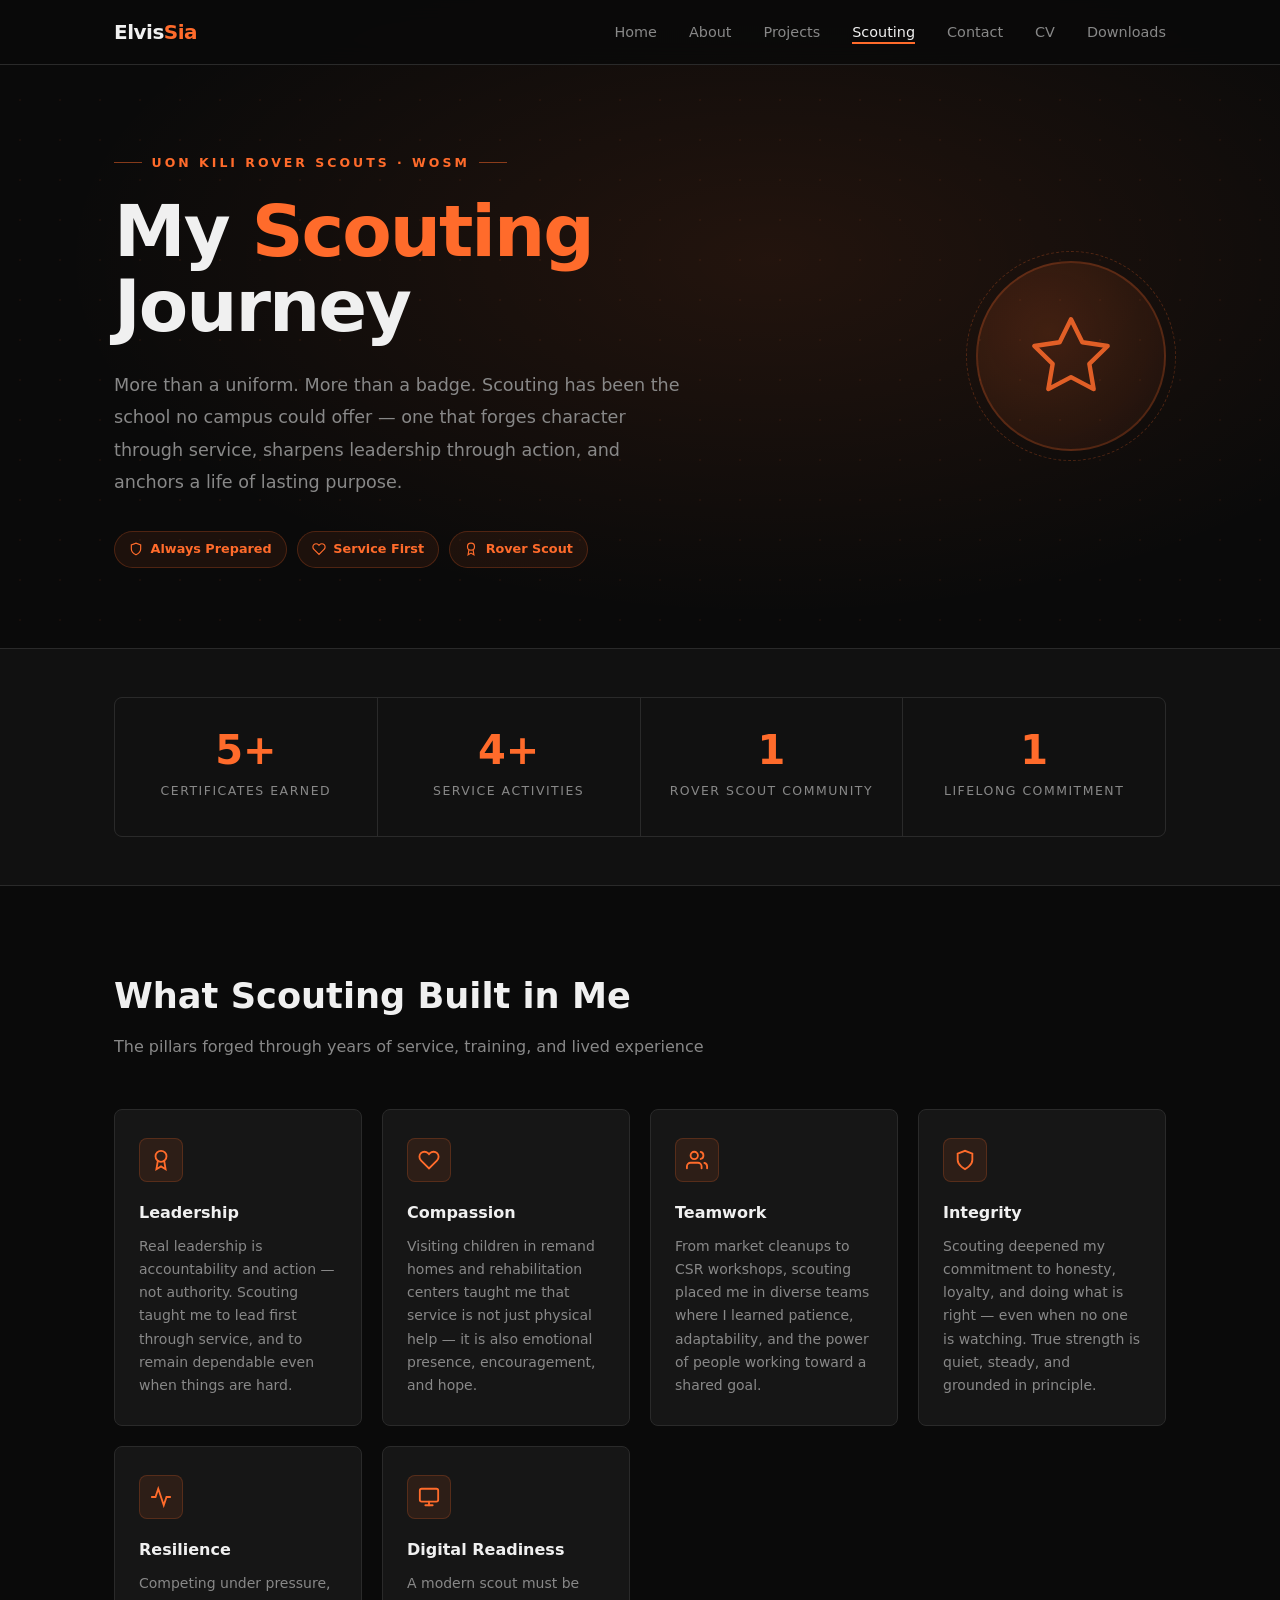
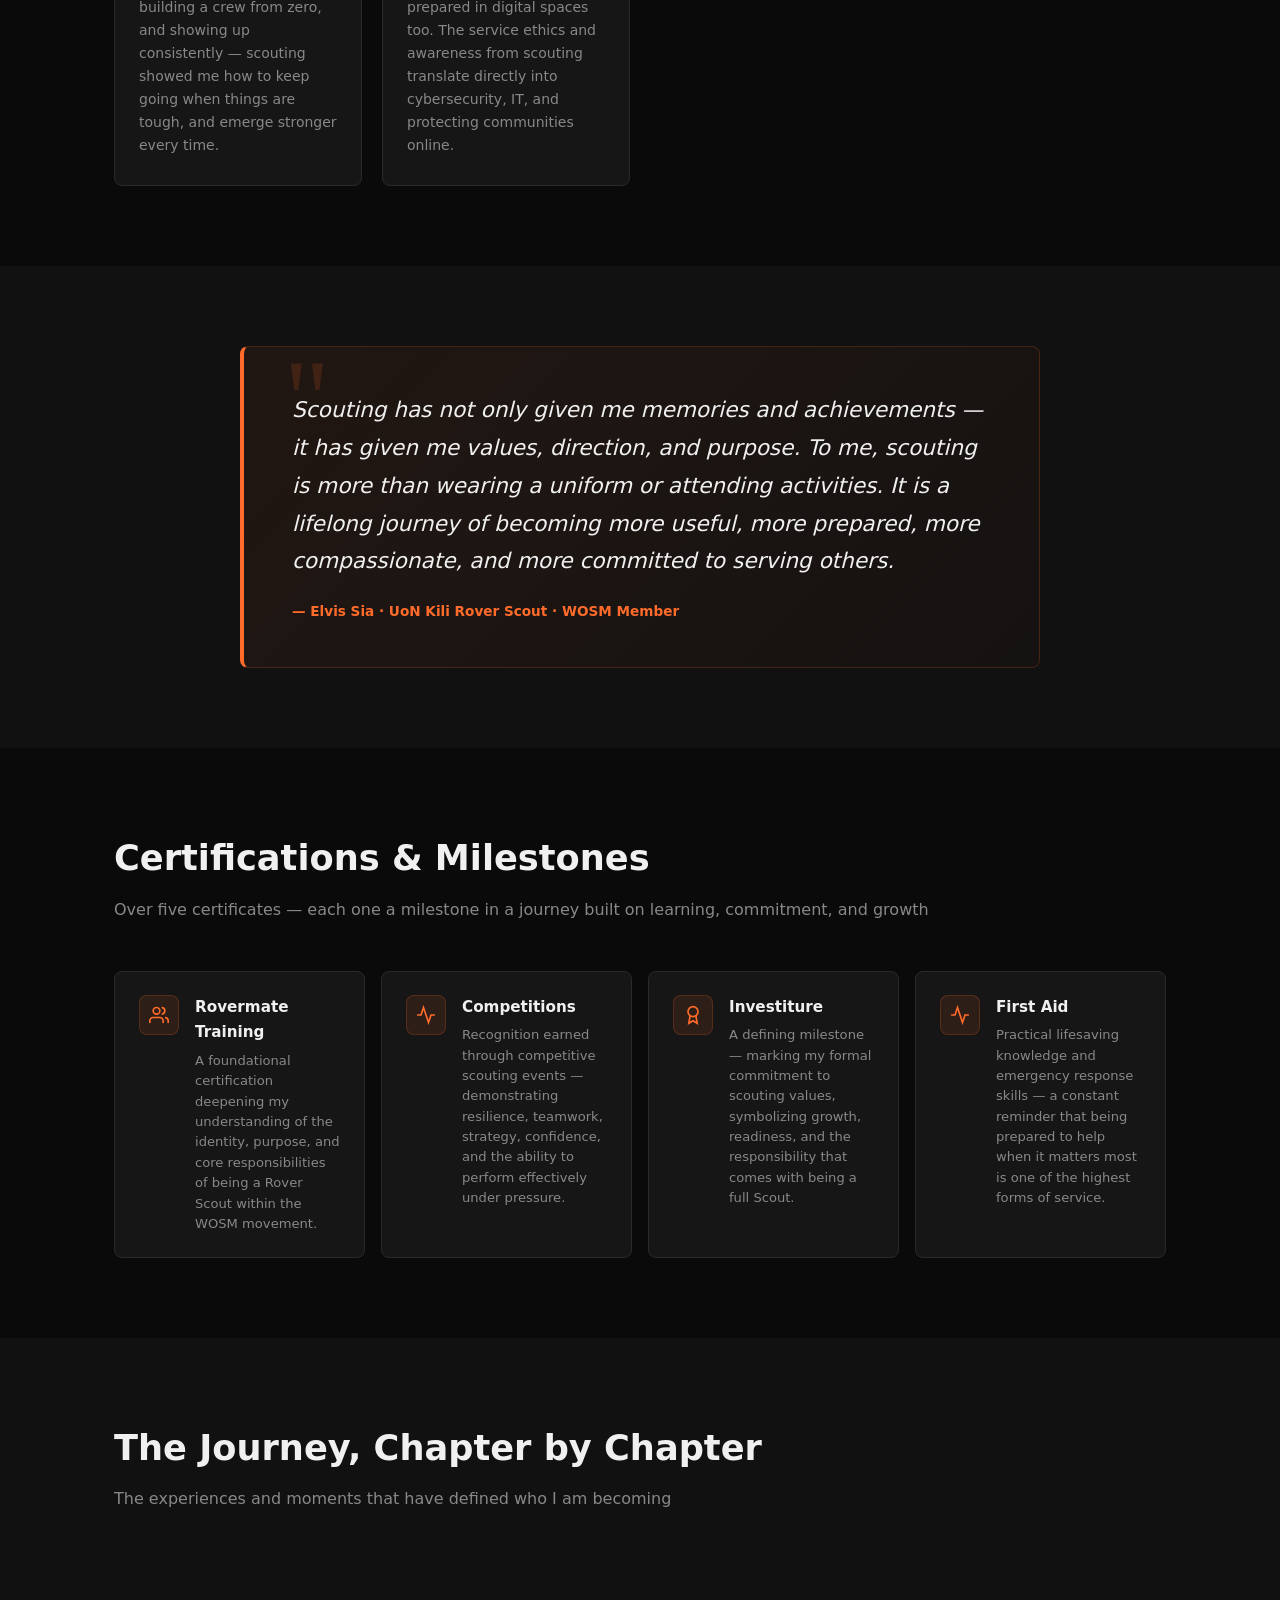
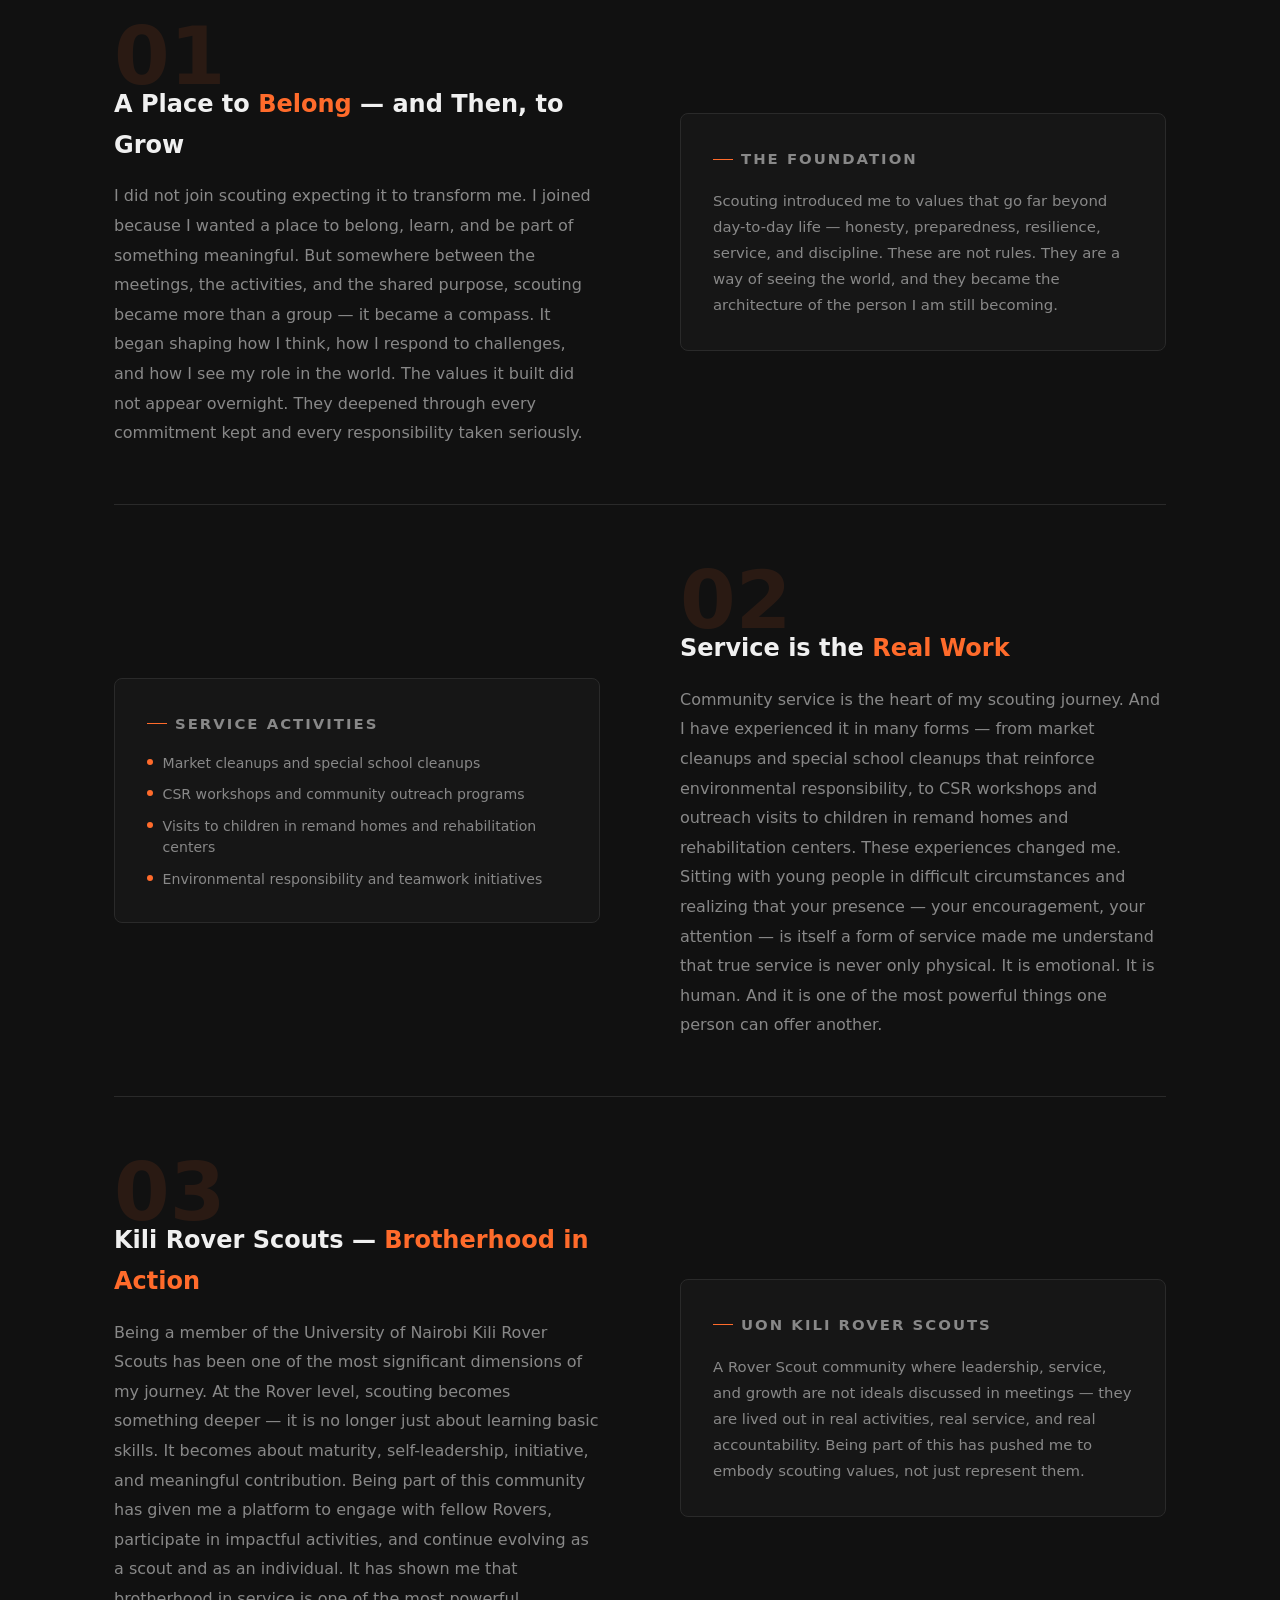
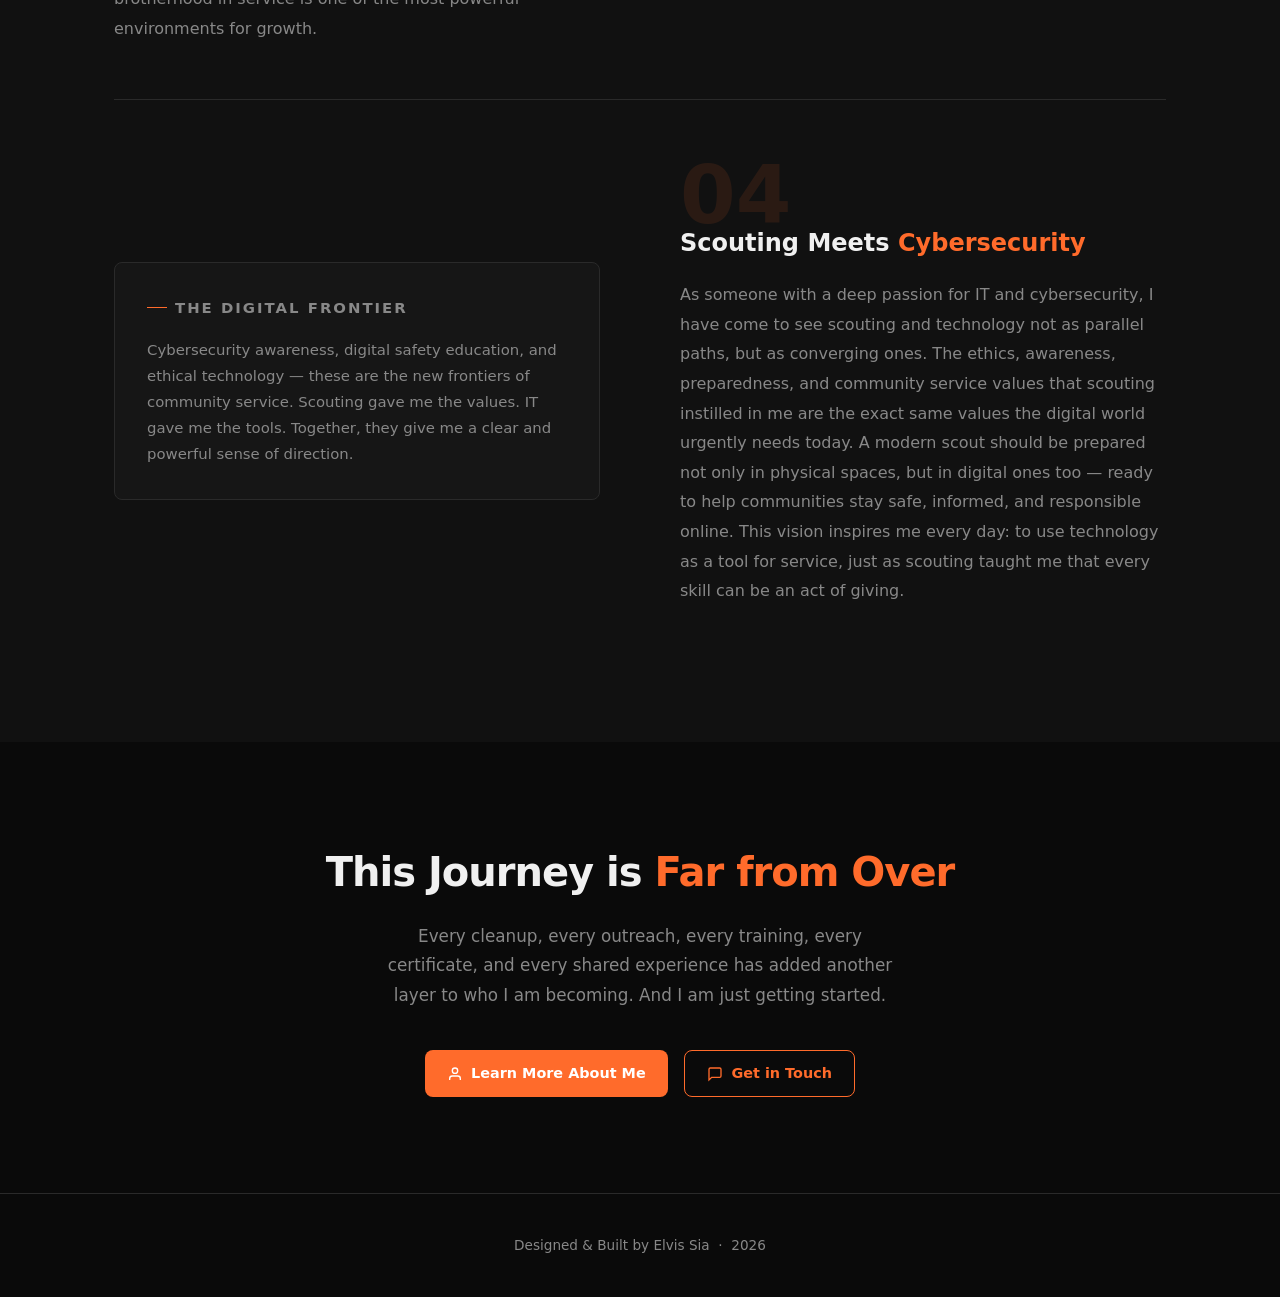
<file: scouting.html>
<!DOCTYPE html>
<html lang="en">
<head>
  <meta charset="UTF-8" />
  <meta name="viewport" content="width=device-width, initial-scale=1.0" />
  <title>Scouting Journey &amp; Leadership | Elvis Sia</title>
  <meta name="description" content="Explore Elvis Sia's scouting journey with the Kenya Scouts Association and WOSM – community service, leadership, emergency response, First Aid, and Rover scouting." />
  <meta name="keywords" content="Elvis Sia Scouting, UoN Kili Rover Scouts, Kenya Scouts Association, WOSM, Rover Scout, Community Leadership, First Aid Certified, Emergency Response" />
  <meta name="author" content="Elvis Sia" />
  <meta name="robots" content="index, follow, max-snippet:-1, max-image-preview:large, max-video-preview:-1" />
  <meta name="theme-color" content="#0a0a0a" />
  <meta name="color-scheme" content="dark" />

  <!-- Canonical URL -->
  <link rel="canonical" href="https://sia.cepine.com/scouting.html" />

  <!-- Open Graph / Facebook -->
  <meta property="og:type" content="article" />
  <meta property="og:site_name" content="Elvis Sia | Portfolio" />
  <meta property="og:title" content="Scouting Journey &amp; Leadership | Elvis Sia" />
  <meta property="og:description" content="Community service, leadership, rover scouting, and certifications of Elvis Sia (WOSM &amp; Kenya Scouts Association)." />
  <meta property="og:url" content="https://sia.cepine.com/scouting.html" />
  <meta property="og:image" content="https://sia.cepine.com/assets/me.png" />
  <meta property="og:image:alt" content="Elvis Sia - Scouting Journey and Leadership" />
  <meta property="og:locale" content="en_US" />

  <!-- Twitter Card -->
  <meta name="twitter:card" content="summary_large_image" />
  <meta name="twitter:title" content="Scouting Journey &amp; Leadership | Elvis Sia" />
  <meta name="twitter:description" content="Community service, leadership, rover scouting, and certifications of Elvis Sia (WOSM &amp; Kenya Scouts Association)." />
  <meta name="twitter:image" content="https://sia.cepine.com/assets/me.png" />
  <meta name="twitter:image:alt" content="Elvis Sia - Scouting Journey and Leadership" />

  <!-- Icons & Web Manifest -->
  <link rel="icon" type="image/png" href="assets/favicon.png" />
  <link rel="apple-touch-icon" href="assets/favicon.png" />
  <link rel="manifest" href="site.webmanifest" />
  <link rel="stylesheet" href="style.css" />

  <!-- Structured Data (Schema.org JSON-LD) -->
  <script type="application/ld+json">
  {
    "@context": "https://schema.org",
    "@graph": [
      {
        "@type": "WebPage",
        "@id": "https://sia.cepine.com/scouting.html#webpage",
        "url": "https://sia.cepine.com/scouting.html",
        "name": "Scouting Journey & Leadership | Elvis Sia",
        "isPartOf": {
          "@type": "WebSite",
          "@id": "https://sia.cepine.com/#website",
          "name": "Elvis Sia Portfolio"
        },
        "breadcrumb": {
          "@type": "BreadcrumbList",
          "itemListElement": [
            {
              "@type": "ListItem",
              "position": 1,
              "name": "Home",
              "item": "https://sia.cepine.com/"
            },
            {
              "@type": "ListItem",
              "position": 2,
              "name": "Scouting",
              "item": "https://sia.cepine.com/scouting.html"
            }
          ]
        },
        "mainEntity": {
          "@type": "Person",
          "name": "Elvis Sia",
          "memberOf": {
            "@type": "Organization",
            "name": "World Organization of the Scout Movement (WOSM)",
            "subOrganization": {
              "@type": "Organization",
              "name": "Kenya Scouts Association - UoN Kili Rover Scouts"
            }
          },
          "hasCredential": [
            {
              "@type": "EducationalOccupationalCredential",
              "name": "First Aid Certification"
            },
            {
              "@type": "EducationalOccupationalCredential",
              "name": "Rovermate Leadership Certification"
            }
          ]
        }
      }
    ]
  }
  </script>
</head>
<body>

  <!-- ── Navigation ──────────────────────────────────────────── -->
  <header class="navbar">
    <div class="container navbar__inner">
      <a href="index.html" class="navbar__logo">Elvis<span>Sia</span></a>
      <nav>
        <ul class="navbar__links" id="navMenu" role="list">
          <li><a href="index.html">Home</a></li>
          <li><a href="about.html">About</a></li>
          <li><a href="projects.html">Projects</a></li>
          <li><a href="scouting.html" class="active">Scouting</a></li>
          <li><a href="contact.html">Contact</a></li>
          <li><a href="cv.html">CV</a></li>
          <li><a href="downloads.html">Downloads</a></li>
        </ul>
      </nav>
      <button class="navbar__menu-btn" id="menuBtn" aria-label="Toggle navigation" aria-expanded="false" aria-controls="navMenu">
        <svg viewBox="0 0 24 24" fill="none" stroke="currentColor" stroke-width="2" stroke-linecap="round">
          <line x1="3" y1="6" x2="21" y2="6" />
          <line x1="3" y1="12" x2="21" y2="12" />
          <line x1="3" y1="18" x2="21" y2="18" />
        </svg>
      </button>
    </div>
  </header>

  <!-- ── Hero ─────────────────────────────────────────────────── -->
  <section class="scout-hero">
    <div class="container">
      <div class="scout-hero__inner">
        <div>
          <div class="scout-hero__eyebrow">
            <span>UoN Kili Rover Scouts · WOSM</span>
          </div>
          <h1 class="scout-hero__title">My <em>Scouting</em><br>Journey</h1>
          <p class="scout-hero__description">
            More than a uniform. More than a badge. Scouting has been the school no campus could offer — one that forges character through service, sharpens leadership through action, and anchors a life of lasting purpose.
          </p>
          <div class="scout-hero__tags">
            <span class="scout-hero__tag">
              <svg viewBox="0 0 24 24" fill="none" stroke="currentColor" stroke-width="2" width="14" height="14"><path d="M12 22s8-4 8-10V5l-8-3-8 3v7c0 6 8 10 8 10z"/></svg>
              Always Prepared
            </span>
            <span class="scout-hero__tag">
              <svg viewBox="0 0 24 24" fill="none" stroke="currentColor" stroke-width="2" width="14" height="14"><path d="M20.84 4.61a5.5 5.5 0 0 0-7.78 0L12 5.67l-1.06-1.06a5.5 5.5 0 0 0-7.78 7.78l1.06 1.06L12 21.23l7.78-7.78 1.06-1.06a5.5 5.5 0 0 0 0-7.78z"/></svg>
              Service First
            </span>
            <span class="scout-hero__tag">
              <svg viewBox="0 0 24 24" fill="none" stroke="currentColor" stroke-width="2" width="14" height="14"><circle cx="12" cy="8" r="6"/><path d="M15.477 12.89L17 22l-5-3-5 3 1.523-9.11"/></svg>
              Rover Scout
            </span>
          </div>
        </div>
        <div class="scout-hero__emblem" aria-hidden="true">
          <svg viewBox="0 0 24 24" fill="none" stroke="currentColor" stroke-width="1.2" stroke-linecap="round" stroke-linejoin="round">
            <polygon points="12 2 15.09 8.26 22 9.27 17 14.14 18.18 21.02 12 17.77 5.82 21.02 7 14.14 2 9.27 8.91 8.26 12 2"/>
          </svg>
        </div>
      </div>
    </div>
  </section>

  <!-- ── Stats Bar ─────────────────────────────────────────────── -->
  <div class="scout-stats">
    <div class="container">
      <div class="scout-stats__grid">
        <div class="scout-stat">
          <span class="scout-stat__number" data-target="5" data-suffix="+">0</span>
          <span class="scout-stat__label">Certificates Earned</span>
        </div>
        <div class="scout-stat">
          <span class="scout-stat__number" data-target="4" data-suffix="+">0</span>
          <span class="scout-stat__label">Service Activities</span>
        </div>
        <div class="scout-stat">
          <span class="scout-stat__number" data-target="1">0</span>
          <span class="scout-stat__label">Rover Scout Community</span>
        </div>
        <div class="scout-stat">
          <span class="scout-stat__number" data-target="1">0</span>
          <span class="scout-stat__label">Lifelong Commitment</span>
        </div>
      </div>
    </div>
  </div>

  <!-- ── Core Values Pillars ───────────────────────────────────── -->
  <section class="section">
    <div class="container">
      <h2 class="section__title">What Scouting Built in Me</h2>
      <p class="section__subtitle">The pillars forged through years of service, training, and lived experience</p>

      <div class="scout-values__grid">
        <div class="scout-value-card fade-in">
          <div class="scout-value-card__icon">
            <svg viewBox="0 0 24 24" fill="none" stroke="currentColor" stroke-width="2" stroke-linecap="round"><circle cx="12" cy="8" r="6"/><path d="M15.477 12.89L17 22l-5-3-5 3 1.523-9.11"/></svg>
          </div>
          <h3 class="scout-value-card__title">Leadership</h3>
          <p class="scout-value-card__desc">Real leadership is accountability and action — not authority. Scouting taught me to lead first through service, and to remain dependable even when things are hard.</p>
        </div>

        <div class="scout-value-card fade-in">
          <div class="scout-value-card__icon">
            <svg viewBox="0 0 24 24" fill="none" stroke="currentColor" stroke-width="2" stroke-linecap="round"><path d="M20.84 4.61a5.5 5.5 0 0 0-7.78 0L12 5.67l-1.06-1.06a5.5 5.5 0 0 0-7.78 7.78l1.06 1.06L12 21.23l7.78-7.78 1.06-1.06a5.5 5.5 0 0 0 0-7.78z"/></svg>
          </div>
          <h3 class="scout-value-card__title">Compassion</h3>
          <p class="scout-value-card__desc">Visiting children in remand homes and rehabilitation centers taught me that service is not just physical help — it is also emotional presence, encouragement, and hope.</p>
        </div>

        <div class="scout-value-card fade-in">
          <div class="scout-value-card__icon">
            <svg viewBox="0 0 24 24" fill="none" stroke="currentColor" stroke-width="2" stroke-linecap="round"><path d="M17 21v-2a4 4 0 0 0-4-4H5a4 4 0 0 0-4 4v2"/><circle cx="9" cy="7" r="4"/><path d="M23 21v-2a4 4 0 0 0-3-3.87"/><path d="M16 3.13a4 4 0 0 1 0 7.75"/></svg>
          </div>
          <h3 class="scout-value-card__title">Teamwork</h3>
          <p class="scout-value-card__desc">From market cleanups to CSR workshops, scouting placed me in diverse teams where I learned patience, adaptability, and the power of people working toward a shared goal.</p>
        </div>

        <div class="scout-value-card fade-in">
          <div class="scout-value-card__icon">
            <svg viewBox="0 0 24 24" fill="none" stroke="currentColor" stroke-width="2" stroke-linecap="round"><path d="M12 22s8-4 8-10V5l-8-3-8 3v7c0 6 8 10 8 10z"/></svg>
          </div>
          <h3 class="scout-value-card__title">Integrity</h3>
          <p class="scout-value-card__desc">Scouting deepened my commitment to honesty, loyalty, and doing what is right — even when no one is watching. True strength is quiet, steady, and grounded in principle.</p>
        </div>

        <div class="scout-value-card fade-in">
          <div class="scout-value-card__icon">
            <svg viewBox="0 0 24 24" fill="none" stroke="currentColor" stroke-width="2" stroke-linecap="round"><polyline points="22 12 18 12 15 21 9 3 6 12 2 12"/></svg>
          </div>
          <h3 class="scout-value-card__title">Resilience</h3>
          <p class="scout-value-card__desc">Competing under pressure, building a crew from zero, and showing up consistently — scouting showed me how to keep going when things are tough, and emerge stronger every time.</p>
        </div>

        <div class="scout-value-card fade-in">
          <div class="scout-value-card__icon">
            <svg viewBox="0 0 24 24" fill="none" stroke="currentColor" stroke-width="2" stroke-linecap="round"><rect x="2" y="3" width="20" height="14" rx="2"/><line x1="8" y1="21" x2="16" y2="21"/><line x1="12" y1="17" x2="12" y2="21"/></svg>
          </div>
          <h3 class="scout-value-card__title">Digital Readiness</h3>
          <p class="scout-value-card__desc">A modern scout must be prepared in digital spaces too. The service ethics and awareness from scouting translate directly into cybersecurity, IT, and protecting communities online.</p>
        </div>
      </div>
    </div>
  </section>

  <!-- ── Pull Quote ────────────────────────────────────────────── -->
  <section class="scout-quote-section">
    <div class="container">
      <div class="scout-quote fade-in">
        <span class="scout-quote__mark" aria-hidden="true">"</span>
        <p class="scout-quote__text">
          Scouting has not only given me memories and achievements — it has given me values, direction, and purpose. To me, scouting is more than wearing a uniform or attending activities. It is a lifelong journey of becoming more useful, more prepared, more compassionate, and more committed to serving others.
        </p>
        <p class="scout-quote__author">— Elvis Sia · UoN Kili Rover Scout · WOSM Member</p>
      </div>
    </div>
  </section>

  <!-- ── Certifications ────────────────────────────────────────── -->
  <section class="section">
    <div class="container">
      <h2 class="section__title">Certifications &amp; Milestones</h2>
      <p class="section__subtitle">Over five certificates — each one a milestone in a journey built on learning, commitment, and growth</p>

      <div class="cert-grid">
        <div class="cert-card fade-in">
          <div class="cert-card__icon">
            <svg viewBox="0 0 24 24" fill="none" stroke="currentColor" stroke-width="2" stroke-linecap="round"><path d="M17 21v-2a4 4 0 0 0-4-4H5a4 4 0 0 0-4 4v2"/><circle cx="9" cy="7" r="4"/><path d="M23 21v-2a4 4 0 0 0-3-3.87"/><path d="M16 3.13a4 4 0 0 1 0 7.75"/></svg>
          </div>
          <div>
            <p class="cert-card__title">Rovermate Training</p>
            <p class="cert-card__desc">A foundational certification deepening my understanding of the identity, purpose, and core responsibilities of being a Rover Scout within the WOSM movement.</p>
          </div>
        </div>

        <div class="cert-card fade-in">
          <div class="cert-card__icon">
            <svg viewBox="0 0 24 24" fill="none" stroke="currentColor" stroke-width="2" stroke-linecap="round"><polyline points="22 12 18 12 15 21 9 3 6 12 2 12"/></svg>
          </div>
          <div>
            <p class="cert-card__title">Competitions</p>
            <p class="cert-card__desc">Recognition earned through competitive scouting events — demonstrating resilience, teamwork, strategy, confidence, and the ability to perform effectively under pressure.</p>
          </div>
        </div>

        <div class="cert-card fade-in">
          <div class="cert-card__icon">
            <svg viewBox="0 0 24 24" fill="none" stroke="currentColor" stroke-width="2" stroke-linecap="round"><circle cx="12" cy="8" r="6"/><path d="M15.477 12.89L17 22l-5-3-5 3 1.523-9.11"/></svg>
          </div>
          <div>
            <p class="cert-card__title">Investiture</p>
            <p class="cert-card__desc">A defining milestone — marking my formal commitment to scouting values, symbolizing growth, readiness, and the responsibility that comes with being a full Scout.</p>
          </div>
        </div>

        <div class="cert-card fade-in">
          <div class="cert-card__icon">
            <svg viewBox="0 0 24 24" fill="none" stroke="currentColor" stroke-width="2" stroke-linecap="round"><path d="M22 12h-4l-3 9L9 3l-3 9H2"/></svg>
          </div>
          <div>
            <p class="cert-card__title">First Aid</p>
            <p class="cert-card__desc">Practical lifesaving knowledge and emergency response skills — a constant reminder that being prepared to help when it matters most is one of the highest forms of service.</p>
          </div>
        </div>
      </div>
    </div>
  </section>

  <!-- ── Story Chapters ────────────────────────────────────────── -->
  <section class="scout-chapters section">
    <div class="container">
      <h2 class="section__title">The Journey, Chapter by Chapter</h2>
      <p class="section__subtitle">The experiences and moments that have defined who I am becoming</p>

      <!-- Chapter 1 -->
      <div class="scout-chapter fade-in">
        <div>
          <div class="scout-chapter__number">01</div>
          <h3 class="scout-chapter__heading">A Place to <em>Belong</em> — and Then, to Grow</h3>
          <p class="scout-chapter__body">
            I did not join scouting expecting it to transform me. I joined because I wanted a place to belong, learn, and be part of something meaningful. But somewhere between the meetings, the activities, and the shared purpose, scouting became more than a group — it became a compass. It began shaping how I think, how I respond to challenges, and how I see my role in the world. The values it built did not appear overnight. They deepened through every commitment kept and every responsibility taken seriously.
          </p>
        </div>
        <div class="scout-chapter__highlight">
          <p class="scout-chapter__highlight-label">The Foundation</p>
          <p>Scouting introduced me to values that go far beyond day-to-day life — honesty, preparedness, resilience, service, and discipline. These are not rules. They are a way of seeing the world, and they became the architecture of the person I am still becoming.</p>
        </div>
      </div>

      <!-- Chapter 2 -->
      <div class="scout-chapter scout-chapter--reverse fade-in">
        <div>
          <div class="scout-chapter__number">02</div>
          <h3 class="scout-chapter__heading">Service is the <em>Real Work</em></h3>
          <p class="scout-chapter__body">
            Community service is the heart of my scouting journey. And I have experienced it in many forms — from market cleanups and special school cleanups that reinforce environmental responsibility, to CSR workshops and outreach visits to children in remand homes and rehabilitation centers. These experiences changed me. Sitting with young people in difficult circumstances and realizing that your presence — your encouragement, your attention — is itself a form of service made me understand that true service is never only physical. It is emotional. It is human. And it is one of the most powerful things one person can offer another.
          </p>
        </div>
        <div class="scout-chapter__highlight">
          <p class="scout-chapter__highlight-label">Service Activities</p>
          <ul>
            <li>Market cleanups and special school cleanups</li>
            <li>CSR workshops and community outreach programs</li>
            <li>Visits to children in remand homes and rehabilitation centers</li>
            <li>Environmental responsibility and teamwork initiatives</li>
          </ul>
        </div>
      </div>

      <!-- Chapter 3 -->
      <div class="scout-chapter fade-in">
        <div>
          <div class="scout-chapter__number">03</div>
          <h3 class="scout-chapter__heading">Kili Rover Scouts — <em>Brotherhood in Action</em></h3>
          <p class="scout-chapter__body">
            Being a member of the University of Nairobi Kili Rover Scouts has been one of the most significant dimensions of my journey. At the Rover level, scouting becomes something deeper — it is no longer just about learning basic skills. It becomes about maturity, self-leadership, initiative, and meaningful contribution. Being part of this community has given me a platform to engage with fellow Rovers, participate in impactful activities, and continue evolving as a scout and as an individual. It has shown me that brotherhood in service is one of the most powerful environments for growth.
          </p>
        </div>
        <div class="scout-chapter__highlight">
          <p class="scout-chapter__highlight-label">UoN Kili Rover Scouts</p>
          <p>A Rover Scout community where leadership, service, and growth are not ideals discussed in meetings — they are lived out in real activities, real service, and real accountability. Being part of this has pushed me to embody scouting values, not just represent them.</p>
        </div>
      </div>

      <!-- Chapter 4 -->
      <div class="scout-chapter scout-chapter--reverse fade-in">
        <div>
          <div class="scout-chapter__number">04</div>
          <h3 class="scout-chapter__heading">Scouting Meets <em>Cybersecurity</em></h3>
          <p class="scout-chapter__body">
            As someone with a deep passion for IT and cybersecurity, I have come to see scouting and technology not as parallel paths, but as converging ones. The ethics, awareness, preparedness, and community service values that scouting instilled in me are the exact same values the digital world urgently needs today. A modern scout should be prepared not only in physical spaces, but in digital ones too — ready to help communities stay safe, informed, and responsible online. This vision inspires me every day: to use technology as a tool for service, just as scouting taught me that every skill can be an act of giving.
          </p>
        </div>
        <div class="scout-chapter__highlight">
          <p class="scout-chapter__highlight-label">The Digital Frontier</p>
          <p>Cybersecurity awareness, digital safety education, and ethical technology — these are the new frontiers of community service. Scouting gave me the values. IT gave me the tools. Together, they give me a clear and powerful sense of direction.</p>
        </div>
      </div>

    </div>
  </section>

  <!-- ── Closing CTA ────────────────────────────────────────────── -->
  <section class="scout-cta">
    <div class="container">
      <h2 class="scout-cta__title">This Journey is <span>Far from Over</span></h2>
      <p class="scout-cta__subtitle">
        Every cleanup, every outreach, every training, every certificate, and every shared experience has added another layer to who I am becoming. And I am just getting started.
      </p>
      <div style="display: flex; gap: 1rem; justify-content: center; flex-wrap: wrap;">
        <a href="about.html" class="btn btn--primary">
          <svg viewBox="0 0 24 24" fill="none" stroke="currentColor" stroke-width="2" width="16" height="16"><path d="M20 21v-2a4 4 0 0 0-4-4H8a4 4 0 0 0-4 4v2"/><circle cx="12" cy="7" r="4"/></svg>
          Learn More About Me
        </a>
        <a href="contact.html" class="btn btn--outline">
          <svg viewBox="0 0 24 24" fill="none" stroke="currentColor" stroke-width="2" width="16" height="16"><path d="M21 15a2 2 0 0 1-2 2H7l-4 4V5a2 2 0 0 1 2-2h14a2 2 0 0 1 2 2z"/></svg>
          Get in Touch
        </a>
      </div>
    </div>
  </section>

  <!-- ── Footer ───────────────────────────────────────────────── -->
  <footer class="footer">
    <div class="container">
      <p>
        Designed &amp; Built by <a href="index.html">Elvis Sia</a> &nbsp;·&nbsp;
        <span id="year"></span>
      </p>
    </div>
  </footer>

  <!-- ── Back to top ────────────────────────────────────────────── -->
  <button class="back-to-top" id="backToTop" aria-label="Back to top">
    <svg viewBox="0 0 24 24" fill="none" stroke="currentColor" stroke-width="2.5" stroke-linecap="round"><polyline points="18 15 12 9 6 15"/></svg>
  </button>

  <script src="script.js"></script>
  </body>
</html>
</file>
<file: style.css>
/* ===========================
   Reset & Base Styles
   =========================== */
*, *::before, *::after {
  box-sizing: border-box;
  margin: 0;
  padding: 0;
}

:root {
  --clr-bg: #0a0a0a;
  --clr-surface: #111111;
  --clr-border: #2a2a2a;
  --clr-primary: #ff6b2b;
  --clr-primary-hover: #ff8c55;
  --clr-accent: #ffffff;
  --clr-text: #f0f0f0;
  --clr-muted: #888888;
  --clr-card: #161616;
  --radius: 8px;
  --transition: 0.25s ease;
  --max-w: 1100px;
}

html {
  scroll-behavior: smooth;
}

body {
  font-family: 'Segoe UI', system-ui, -apple-system, sans-serif;
  background-color: var(--clr-bg);
  color: var(--clr-text);
  line-height: 1.7;
}

a {
  color: var(--clr-primary);
  text-decoration: none;
  transition: color var(--transition);
}

a:hover {
  color: var(--clr-primary-hover);
}

img {
  display: block;
  max-width: 100%;
}

ul {
  list-style: none;
}

/* ===========================
   Utility
   =========================== */
.container {
  width: min(var(--max-w), 100%);
  margin-inline: auto;
  padding-inline: 1.5rem;
}

.section {
  padding-block: 5rem;
}

.section__title {
  font-size: clamp(1.6rem, 3vw, 2.2rem);
  font-weight: 700;
  margin-bottom: 0.5rem;
  color: var(--clr-text);
}

.section__subtitle {
  color: var(--clr-muted);
  margin-bottom: 3rem;
  font-size: 1rem;
}

.category-title {
  font-size: 1.1rem;
  font-weight: 700;
  color: var(--clr-text);
  margin-top: 3.5rem;
  margin-bottom: 1.5rem;
  padding-bottom: 0.75rem;
  border-bottom: 1px solid var(--clr-border);
  display: flex;
  align-items: center;
  gap: 0.75rem;
}

.category-title:first-of-type {
  margin-top: 0;
}

.badge {
  display: inline-block;
  padding: 0.2rem 0.75rem;
  border-radius: 2rem;
  font-size: 0.78rem;
  font-weight: 600;
  background: rgba(255, 107, 43, 0.12);
  color: var(--clr-primary);
  border: 1px solid rgba(255, 107, 43, 0.3);
}

.btn {
  display: inline-flex;
  align-items: center;
  gap: 0.5rem;
  padding: 0.65rem 1.4rem;
  border-radius: var(--radius);
  font-size: 0.9rem;
  font-weight: 600;
  cursor: pointer;
  border: none;
  transition: all var(--transition);
}

.btn--primary {
  background: var(--clr-primary);
  color: #ffffff;
}

.btn--primary:hover {
  background: var(--clr-primary-hover);
  color: #ffffff;
  transform: translateY(-2px);
  box-shadow: 0 6px 20px rgba(255, 107, 43, 0.35);
}

.btn--outline {
  background: transparent;
  color: var(--clr-primary);
  border: 1px solid var(--clr-primary);
}

.btn--outline:hover {
  background: rgba(255, 107, 43, 0.1);
  transform: translateY(-2px);
}

.btn--icon {
  background: transparent;
  border: 1px solid var(--clr-border);
  color: var(--clr-muted);
  cursor: pointer;
  padding: 0.4rem;
  border-radius: 4px;
  display: flex;
  align-items: center;
  justify-content: center;
  transition: all var(--transition);
}

.btn--icon:hover {
  background: rgba(255, 107, 43, 0.1);
  color: var(--clr-primary);
  border-color: rgba(255, 107, 43, 0.3);
}

/* ===========================
   Navigation
   =========================== */
.navbar {
  position: fixed;
  top: 0;
  left: 0;
  right: 0;
  z-index: 100;
  background: rgba(10, 10, 10, 0.85);
  backdrop-filter: blur(12px);
  border-bottom: 1px solid var(--clr-border);
  transition: background var(--transition);
}

.navbar__inner {
  display: flex;
  align-items: center;
  justify-content: space-between;
  height: 64px;
}

.navbar__logo {
  font-size: 1.25rem;
  font-weight: 700;
  color: var(--clr-text);
  letter-spacing: -0.5px;
}

.navbar__logo span {
  color: var(--clr-primary);
}

.navbar__links {
  display: flex;
  gap: 2rem;
}

.navbar__links a {
  color: var(--clr-muted);
  font-size: 0.9rem;
  font-weight: 500;
  position: relative;
  transition: color var(--transition);
}

.navbar__links a::after {
  content: '';
  position: absolute;
  left: 0;
  bottom: -4px;
  width: 0;
  height: 2px;
  background: var(--clr-primary);
  transition: width var(--transition);
}

.navbar__links a:hover,
.navbar__links a.active {
  color: var(--clr-text);
}

.navbar__links a:hover::after,
.navbar__links a.active::after {
  width: 100%;
}

.navbar__menu-btn {
  display: none;
  background: none;
  border: none;
  cursor: pointer;
  color: var(--clr-text);
  padding: 0.25rem;
}

.navbar__menu-btn svg {
  width: 24px;
  height: 24px;
}

/* ===========================
   Hero
   =========================== */
.hero {
  min-height: 100vh;
  display: flex;
  align-items: center;
  padding-top: 64px;
  position: relative;
  overflow: hidden;
}

.hero::before {
  content: '';
  position: absolute;
  top: -10%;
  right: -5%;
  width: 600px;
  height: 600px;
  background: radial-gradient(circle, rgba(255, 107, 43, 0.08) 0%, transparent 70%);
  pointer-events: none;
}

.hero__content {
  max-width: 700px;
}

.hero__greeting {
  color: var(--clr-primary);
  font-size: 1rem;
  font-weight: 600;
  letter-spacing: 2px;
  text-transform: uppercase;
  margin-bottom: 1rem;
}

.hero__name {
  font-size: clamp(2.5rem, 6vw, 4rem);
  font-weight: 800;
  line-height: 1.1;
  margin-bottom: 1rem;
  letter-spacing: -1px;
}

.hero__tagline {
  font-size: clamp(1.1rem, 2.5vw, 1.4rem);
  color: var(--clr-muted);
  margin-bottom: 1.5rem;
}

.hero__tagline span {
  color: var(--clr-accent);
  font-weight: 600;
}

.hero__description {
  color: var(--clr-muted);
  font-size: 1rem;
  max-width: 540px;
  margin-bottom: 2.5rem;
}

.hero__cta {
  display: flex;
  gap: 1rem;
  flex-wrap: wrap;
  margin-bottom: 3rem;
}

.hero__socials {
  display: flex;
  gap: 1rem;
}

.hero__socials a {
  display: flex;
  align-items: center;
  justify-content: center;
  width: 40px;
  height: 40px;
  border-radius: var(--radius);
  border: 1px solid var(--clr-border);
  color: var(--clr-muted);
  transition: all var(--transition);
}

.hero__socials a:hover {
  border-color: var(--clr-primary);
  color: var(--clr-primary);
  background: rgba(255, 107, 43, 0.08);
  transform: translateY(-2px);
}

.hero__socials svg {
  width: 18px;
  height: 18px;
}

.hero__scroll {
  position: absolute;
  bottom: 2rem;
  left: 50%;
  transform: translateX(-50%);
  display: flex;
  flex-direction: column;
  align-items: center;
  gap: 0.5rem;
  color: var(--clr-muted);
  font-size: 0.75rem;
  animation: bounce 2s infinite;
}

.hero__scroll svg {
  width: 20px;
  height: 20px;
}

@keyframes bounce {
  0%, 100% { transform: translateX(-50%) translateY(0); }
  50% { transform: translateX(-50%) translateY(6px); }
}

/* ===========================
   About
   =========================== */
.about {
  background: var(--clr-surface);
}

.about__grid {
  display: grid;
  grid-template-columns: 1fr 1fr;
  gap: 4rem;
  align-items: center;
}

.about__avatar-wrap {
  position: relative;
  display: flex;
  justify-content: center;
}

.about__avatar {
  width: 280px;
  height: 280px;
  border-radius: 50%;
  object-fit: cover;
  border: 3px solid var(--clr-border);
}

.about__avatar-placeholder {
  width: 280px;
  height: 280px;
  border-radius: 50%;
  background: var(--clr-card);
  border: 3px solid var(--clr-border);
  display: flex;
  flex-direction: column;
  align-items: center;
  justify-content: center;
  gap: 0.5rem;
  color: var(--clr-muted);
  font-size: 0.85rem;
}

.about__avatar-placeholder svg {
  width: 64px;
  height: 64px;
  color: var(--clr-border);
}

.about__ring {
  position: absolute;
  top: -12px;
  left: 50%;
  transform: translateX(-50%);
  width: 304px;
  height: 304px;
  border-radius: 50%;
  border: 2px dashed var(--clr-primary);
  opacity: 0.3;
  animation: spin 20s linear infinite;
}

@keyframes spin {
  to { transform: translateX(-50%) rotate(360deg); }
}

.about__info p {
  color: var(--clr-muted);
  margin-bottom: 1.5rem;
}

.about__stats {
  display: grid;
  grid-template-columns: repeat(3, 1fr);
  gap: 1rem;
  margin-top: 2rem;
}

.stat {
  text-align: center;
  padding: 1rem;
  background: var(--clr-card);
  border-radius: var(--radius);
  border: 1px solid var(--clr-border);
}

.stat__number {
  font-size: 1.75rem;
  font-weight: 800;
  color: var(--clr-primary);
  display: block;
}

.stat__label {
  font-size: 0.78rem;
  color: var(--clr-muted);
  text-transform: uppercase;
  letter-spacing: 1px;
}

/* ===========================
   Skills
   =========================== */
.skills__grid {
  display: grid;
  grid-template-columns: repeat(auto-fit, minmax(300px, 1fr));
  gap: 1.5rem;
}

.skill-card {
  background: var(--clr-card);
  border: 1px solid var(--clr-border);
  border-radius: var(--radius);
  padding: 1.5rem;
  transition: border-color var(--transition), transform var(--transition);
}

.skill-card:hover {
  border-color: var(--clr-primary);
  transform: translateY(-4px);
}

.skill-card__header {
  display: flex;
  align-items: center;
  gap: 0.75rem;
  margin-bottom: 1.25rem;
}

.skill-card__icon {
  width: 40px;
  height: 40px;
  border-radius: var(--radius);
  background: rgba(255, 107, 43, 0.12);
  display: flex;
  align-items: center;
  justify-content: center;
  color: var(--clr-primary);
  font-size: 1.2rem;
}

.skill-card__title {
  font-weight: 600;
  font-size: 1rem;
}

.skill-tags {
  display: flex;
  flex-wrap: wrap;
  gap: 0.5rem;
}

.skill-tags span {
  padding: 0.25rem 0.65rem;
  border-radius: 4px;
  font-size: 0.78rem;
  background: rgba(255, 255, 255, 0.05);
  color: var(--clr-muted);
  border: 1px solid var(--clr-border);
  transition: all var(--transition);
}

.skill-tags span:hover {
  background: rgba(255, 107, 43, 0.1);
  color: var(--clr-primary);
  border-color: rgba(255, 107, 43, 0.3);
}

/* ===========================
   Projects
   =========================== */
.projects {
  background: var(--clr-surface);
}

.projects__grid {
  display: grid;
  grid-template-columns: repeat(auto-fit, minmax(320px, 1fr));
  gap: 1.5rem;
}

.project-card {
  background: var(--clr-card);
  border: 1px solid var(--clr-border);
  border-radius: var(--radius);
  overflow: hidden;
  display: flex;
  flex-direction: column;
  transition: border-color var(--transition), transform var(--transition), box-shadow var(--transition);
}

.project-card:hover {
  border-color: var(--clr-primary);
  transform: translateY(-6px);
  box-shadow: 0 12px 32px rgba(0, 0, 0, 0.4);
}

.project-card__banner {
  height: 160px;
  display: flex;
  align-items: center;
  justify-content: center;
  font-size: 3rem;
  background: linear-gradient(135deg, var(--clr-surface) 0%, var(--clr-card) 100%);
}

.project-card__body {
  padding: 1.5rem;
  flex: 1;
  display: flex;
  flex-direction: column;
}

.project-card__title {
  font-size: 1.05rem;
  font-weight: 700;
  margin-bottom: 0.5rem;
}

.project-card__desc {
  color: var(--clr-muted);
  font-size: 0.9rem;
  flex: 1;
  margin-bottom: 1.25rem;
}

.project-card__tech {
  display: flex;
  flex-wrap: wrap;
  gap: 0.4rem;
  margin-bottom: 1.25rem;
}

.project-card__tech span {
  padding: 0.15rem 0.55rem;
  border-radius: 4px;
  font-size: 0.72rem;
  background: rgba(255, 107, 43, 0.1);
  color: var(--clr-primary);
  border: 1px solid rgba(255, 107, 43, 0.25);
}

.project-card__links {
  display: flex;
  gap: 0.75rem;
}

.project-card__link {
  display: inline-flex;
  align-items: center;
  gap: 0.35rem;
  font-size: 0.82rem;
  font-weight: 600;
  color: var(--clr-muted);
  border: 1px solid var(--clr-border);
  padding: 0.35rem 0.75rem;
  border-radius: var(--radius);
  transition: all var(--transition);
}

.project-card__link:hover {
  color: var(--clr-primary);
  border-color: var(--clr-primary);
  background: rgba(255, 107, 43, 0.08);
}

.project-card__link svg {
  width: 14px;
  height: 14px;
}

/* ===========================
   Contact
   =========================== */
.contact__grid {
  display: grid;
  grid-template-columns: 1fr 1fr;
  gap: 4rem;
  align-items: start;
}

.contact__info p {
  color: var(--clr-muted);
  margin-bottom: 2rem;
}

.contact__list {
  display: flex;
  flex-direction: column;
  gap: 1rem;
}

.contact__item {
  display: flex;
  align-items: center;
  gap: 0.75rem;
  color: var(--clr-muted);
  font-size: 0.9rem;
}

.contact__item svg {
  width: 18px;
  height: 18px;
  color: var(--clr-primary);
  flex-shrink: 0;
}

.contact__form {
  display: flex;
  flex-direction: column;
  gap: 1rem;
}

.form-group {
  display: flex;
  flex-direction: column;
  gap: 0.4rem;
}

.form-group label {
  font-size: 0.85rem;
  font-weight: 500;
  color: var(--clr-muted);
}

.form-group input,
.form-group textarea {
  background: var(--clr-surface);
  border: 1px solid var(--clr-border);
  border-radius: var(--radius);
  padding: 0.7rem 1rem;
  color: var(--clr-text);
  font-size: 0.9rem;
  font-family: inherit;
  transition: border-color var(--transition);
  resize: none;
  outline: none;
}

.form-group input:focus,
.form-group textarea:focus {
  border-color: var(--clr-primary);
  box-shadow: 0 0 0 3px rgba(255, 107, 43, 0.15);
}

.form-group textarea {
  min-height: 130px;
}

/* Ensure [hidden] attribute is respected even when display is set by CSS */
[hidden] { display: none !important; }

/* Formspree feedback */
.contact__fs-success,
.contact__fs-error {
  display: flex;
  align-items: center;
  gap: 0.6rem;
  padding: 0.85rem 1.1rem;
  border-radius: var(--radius);
  font-size: 0.9rem;
  font-weight: 500;
  margin-bottom: 0.5rem;
}

.contact__fs-success {
  background: rgba(63, 185, 80, 0.12);
  border: 1px solid rgba(63, 185, 80, 0.35);
  color: #3fb950;
}

.contact__fs-error {
  background: rgba(247, 129, 102, 0.12);
  border: 1px solid rgba(247, 129, 102, 0.35);
  color: var(--clr-accent);
}

.contact__field-error {
  font-size: 0.78rem;
  color: var(--clr-accent);
  min-height: 1em;
}

/* Formspree sets aria-invalid on errored fields */
.form-group input[aria-invalid="true"],
.form-group textarea[aria-invalid="true"] {
  border-color: var(--clr-accent);
  box-shadow: 0 0 0 3px rgba(247, 129, 102, 0.15);
}

/* ===========================
   Fade-in Animation Classes
   =========================== */
.fade-in {
  opacity: 0;
  transform: translateY(20px);
  transition: opacity 0.5s ease, transform 0.5s ease;
}

.fade-in--visible {
  opacity: 1;
  transform: translateY(0);
}

/* ===========================
   Typing cursor
   =========================== */
.cursor {
  display: inline-block;
  color: var(--clr-accent);
  font-weight: 400;
  animation: blink 0.9s step-end infinite;
  margin-left: 2px;
}

@keyframes blink {
  0%, 100% { opacity: 1; }
  50%       { opacity: 0; }
}

/* ===========================
   Experience / Timeline
   =========================== */
.timeline {
  position: relative;
  padding-left: 2rem;
}

.timeline::before {
  content: '';
  position: absolute;
  left: 7px;
  top: 8px;
  bottom: 8px;
  width: 2px;
  background: var(--clr-border);
}

.timeline__item {
  position: relative;
  padding-bottom: 2.5rem;
}

.timeline__item:last-child {
  padding-bottom: 0;
}

.timeline__dot {
  position: absolute;
  left: -2rem;
  top: 8px;
  width: 16px;
  height: 16px;
  border-radius: 50%;
  background: var(--clr-bg);
  border: 2px solid var(--clr-primary);
  transition: background var(--transition), box-shadow var(--transition);
}

.timeline__item:hover .timeline__dot {
  background: var(--clr-primary);
  box-shadow: 0 0 0 4px rgba(255, 107, 43, 0.2);
}

.timeline__card {
  background: var(--clr-card);
  border: 1px solid var(--clr-border);
  border-radius: var(--radius);
  padding: 1.5rem;
  transition: border-color var(--transition), transform var(--transition), box-shadow var(--transition);
}

.timeline__card:hover {
  border-color: var(--clr-primary);
  transform: translateX(4px);
  box-shadow: 0 8px 24px rgba(0, 0, 0, 0.3);
}

.timeline__header {
  display: flex;
  justify-content: space-between;
  align-items: flex-start;
  gap: 1rem;
  margin-bottom: 0.75rem;
  flex-wrap: wrap;
}

.timeline__role {
  font-size: 1.05rem;
  font-weight: 700;
  margin-bottom: 0.2rem;
}

.timeline__company {
  font-size: 0.88rem;
  color: var(--clr-primary);
  font-weight: 500;
}

.timeline__date {
  font-size: 0.8rem;
  color: var(--clr-muted);
  background: rgba(255, 255, 255, 0.05);
  border: 1px solid var(--clr-border);
  border-radius: 2rem;
  padding: 0.2rem 0.75rem;
  white-space: nowrap;
}

.timeline__desc {
  color: var(--clr-muted);
  font-size: 0.9rem;
  margin-bottom: 1rem;
}

.timeline__tags {
  display: flex;
  flex-wrap: wrap;
  gap: 0.4rem;
}

.timeline__tags span {
  padding: 0.15rem 0.55rem;
  border-radius: 4px;
  font-size: 0.72rem;
  background: rgba(255, 107, 43, 0.1);
  color: var(--clr-primary);
  border: 1px solid rgba(255, 107, 43, 0.25);
}

/* ===========================
   Back to top
   =========================== */
.back-to-top {
  position: fixed;
  bottom: 2rem;
  right: 2rem;
  z-index: 99;
  width: 44px;
  height: 44px;
  border-radius: 50%;
  background: var(--clr-primary);
  color: #ffffff;
  border: none;
  cursor: pointer;
  display: flex;
  align-items: center;
  justify-content: center;
  opacity: 0;
  transform: translateY(16px);
  pointer-events: none;
  transition: opacity var(--transition), transform var(--transition), background var(--transition), box-shadow var(--transition);
  box-shadow: 0 4px 14px rgba(255, 107, 43, 0.4);
}

.back-to-top.visible {
  opacity: 1;
  transform: translateY(0);
  pointer-events: auto;
}

.back-to-top:hover {
  background: var(--clr-primary-hover);
  box-shadow: 0 6px 20px rgba(255, 107, 43, 0.55);
}

.back-to-top svg {
  width: 20px;
  height: 20px;
}

/* ===========================
   Footer
   =========================== */
.footer {
  padding-block: 2.5rem;
  border-top: 1px solid var(--clr-border);
  text-align: center;
  color: var(--clr-muted);
  font-size: 0.85rem;
}

.footer a {
  color: var(--clr-muted);
}

.footer a:hover {
  color: var(--clr-primary);
}

/* ===========================
   Resume
   =========================== */
.resume__layout {
  display: grid;
  grid-template-columns: 1fr 1fr;
  gap: 4rem;
  align-items: start;
  margin-top: 2rem;
}

.resume__info {
  position: sticky;
  top: 100px;
}

.resume__description {
  color: var(--clr-muted);
  margin-bottom: 2rem;
  font-size: 1rem;
}

.resume__cta {
  display: flex;
  gap: 1rem;
}

.resume__wrapper {
  width: 100%;
  border-radius: var(--radius);
  overflow: hidden;
  border: 1px solid var(--clr-border);
  background: var(--clr-card);
  box-shadow: 0 8px 32px rgba(0, 0, 0, 0.3);
  transition: all 0.3s cubic-bezier(0.4, 0, 0.2, 1);
}

/* Collapsed state (Picture-in-Picture) */
.resume__wrapper.is-collapsed {
  position: fixed;
  bottom: 1.5rem;
  right: 1.5rem;
  width: 250px;
  z-index: 1000;
  box-shadow: 0 12px 40px rgba(0, 0, 0, 0.6);
  border-color: var(--clr-primary);
  transform: translateY(0);
}

.resume__wrapper.is-collapsed .icon-minimize {
  display: none;
}
.resume__wrapper.is-collapsed .icon-maximize {
  display: block !important;
}

.resume__toolbar {
  display: flex;
  align-items: center;
  justify-content: space-between;
  padding: 0.65rem 1rem;
  background: var(--clr-surface);
  border-bottom: 1px solid var(--clr-border);
  gap: 1rem;
}

.resume__label {
  display: flex;
  align-items: center;
  gap: 0.5rem;
  font-size: 0.85rem;
  font-weight: 600;
  color: var(--clr-muted);
}

.resume__label svg {
  color: var(--clr-primary);
  flex-shrink: 0;
}

.resume__download-btn {
  font-size: 0.8rem !important;
  padding: 0.45rem 1rem !important;
  white-space: nowrap;
}

.resume__embed {
  /* A4 aspect ratio (1:1.414) */
  position: relative;
  padding-bottom: 141.4%;
  height: 0;
  overflow-y: auto;
  -webkit-overflow-scrolling: touch;
}

.resume__embed iframe {
  position: absolute;
  top: 0;
  left: 0;
  width: 100%;
  height: 100%;
  border: none;
  display: block;
}

/* ===========================
   Responsive
   =========================== */
@media (max-width: 768px) {
  .navbar__links {
    display: none;
    position: absolute;
    top: 64px;
    left: 0;
    right: 0;
    background: var(--clr-surface);
    border-bottom: 1px solid var(--clr-border);
    padding: 1rem 1.5rem 1.5rem;
    flex-direction: column;
    gap: 1.25rem;
  }

  .navbar__links.open {
    display: flex;
  }

  .navbar__menu-btn {
    display: flex;
  }

  .about__grid,
  .contact__grid,
  .resume__layout {
    grid-template-columns: 1fr;
    gap: 2.5rem;
  }

  .timeline__header {
    flex-direction: column;
    gap: 0.5rem;
  }

  .about__avatar-wrap {
    order: -1;
  }

  .about__stats {
    grid-template-columns: repeat(3, 1fr);
  }

  .hero__cta {
    flex-direction: column;
    align-items: flex-start;
  }

  .section {
    padding-block: 3.5rem;
  }

  .resume__embed {
    /* slightly taller on mobile for legibility */
    padding-bottom: 160%;
  }
}

@media (max-width: 480px) {
  .about__stats {
    grid-template-columns: 1fr 1fr;
  }
}

/* ===========================
   Page Hero (inner pages)
   =========================== */
.page-hero {
  padding-top: 64px;
  padding-bottom: 0;
  background: var(--clr-surface);
  border-bottom: 1px solid var(--clr-border);
  position: relative;
  overflow: hidden;
}

.page-hero::before {
  content: '';
  position: absolute;
  top: -10%;
  right: -5%;
  width: 500px;
  height: 500px;
  background: radial-gradient(circle, rgba(255, 107, 43, 0.07) 0%, transparent 70%);
  pointer-events: none;
}

.page-hero__content {
  padding-block: 3.5rem 3rem;
}

.page-hero__title {
  font-size: clamp(2rem, 5vw, 3rem);
  font-weight: 800;
  line-height: 1.15;
  letter-spacing: -1px;
  margin-top: 0.75rem;
  margin-bottom: 0.75rem;
}

.page-hero__subtitle {
  color: var(--clr-muted);
  font-size: 1rem;
  max-width: 540px;
}

/* ===========================
   Downloads
   =========================== */
.downloads__category {
  margin-bottom: 3.5rem;
}

.downloads__category:last-child {
  margin-bottom: 0;
}

.downloads__category-title {
  display: flex;
  align-items: center;
  gap: 0.6rem;
  font-size: 1.15rem;
  font-weight: 700;
  color: var(--clr-text);
  margin-bottom: 1.5rem;
  padding-bottom: 0.75rem;
  border-bottom: 1px solid var(--clr-border);
}

.downloads__category-title svg {
  color: var(--clr-primary);
  flex-shrink: 0;
}

.downloads__grid {
  display: grid;
  grid-template-columns: repeat(auto-fit, minmax(340px, 1fr));
  gap: 1.25rem;
}

.download-card {
  display: flex;
  align-items: center;
  gap: 1.25rem;
  background: var(--clr-card);
  border: 1px solid var(--clr-border);
  border-radius: var(--radius);
  padding: 1.25rem 1.5rem;
  transition: border-color var(--transition), transform var(--transition), box-shadow var(--transition);
}

.download-card:hover {
  border-color: var(--clr-primary);
  transform: translateY(-3px);
  box-shadow: 0 8px 24px rgba(0, 0, 0, 0.3);
}

.download-card__icon {
  flex-shrink: 0;
  width: 64px;
  height: 64px;
  border-radius: var(--radius);
  background: rgba(255, 107, 43, 0.1);
  border: 1px solid rgba(255, 107, 43, 0.2);
  display: flex;
  align-items: center;
  justify-content: center;
  color: var(--clr-primary);
}

.download-card__info {
  flex: 1;
  min-width: 0;
}

.download-card__title {
  font-size: 0.95rem;
  font-weight: 700;
  margin-bottom: 0.35rem;
  white-space: nowrap;
  overflow: hidden;
  text-overflow: ellipsis;
}

.download-card__desc {
  color: var(--clr-muted);
  font-size: 0.82rem;
  line-height: 1.5;
  margin-bottom: 0.6rem;
  display: -webkit-box;
  -webkit-line-clamp: 2;
  -webkit-box-orient: vertical;
  overflow: hidden;
}

.download-card__meta {
  display: flex;
  gap: 0.5rem;
  flex-wrap: wrap;
}

.download-card__type,
.download-card__source {
  padding: 0.15rem 0.55rem;
  border-radius: 4px;
  font-size: 0.72rem;
  font-weight: 500;
}

.download-card__type {
  background: rgba(255, 107, 43, 0.1);
  color: var(--clr-primary);
  border: 1px solid rgba(255, 107, 43, 0.25);
}

.download-card__source {
  background: rgba(255, 255, 255, 0.05);
  color: var(--clr-muted);
  border: 1px solid var(--clr-border);
}

.download-card__btn {
  flex-shrink: 0;
  white-space: nowrap;
}

.download-card__btn--soon {
  display: inline-flex;
  align-items: center;
  gap: 0.4rem;
  padding: 0.65rem 1.1rem;
  border-radius: var(--radius);
  font-size: 0.82rem;
  font-weight: 600;
  color: var(--clr-muted);
  background: transparent;
  border: 1px solid var(--clr-border);
  cursor: default;
}

@media (max-width: 768px) {
  .download-card {
    flex-wrap: wrap;
  }

  .download-card__btn,
  .download-card__btn--soon {
    width: 100%;
    justify-content: center;
  }

  .downloads__grid {
    grid-template-columns: 1fr;
  }

  .download-card__title {
    white-space: normal;
  }
}

/* Extracted from scouting.html */
/* ── Scouting Hero ───────────────────────────────────────── */
    .scout-hero {
      min-height: 72vh;
      display: flex;
      align-items: center;
      padding-top: 64px;
      position: relative;
      overflow: hidden;
      background: radial-gradient(ellipse at 60% 40%, rgba(255,107,43,0.10) 0%, transparent 65%),
                  var(--clr-bg);
    }

    .scout-hero::before {
      content: '';
      position: absolute;
      inset: 0;
      background-image: radial-gradient(circle, rgba(255,107,43,0.06) 1px, transparent 1px);
      background-size: 40px 40px;
      pointer-events: none;
    }

    .scout-hero__inner {
      position: relative;
      z-index: 1;
      display: grid;
      grid-template-columns: 1fr auto;
      gap: 4rem;
      align-items: center;
    }

    .scout-hero__eyebrow {
      display: inline-flex;
      align-items: center;
      gap: 0.6rem;
      color: var(--clr-primary);
      font-size: 0.78rem;
      font-weight: 700;
      letter-spacing: 3px;
      text-transform: uppercase;
      margin-bottom: 1.25rem;
    }

    .scout-hero__eyebrow::before,
    .scout-hero__eyebrow::after {
      content: '';
      display: block;
      height: 1px;
      width: 28px;
      background: var(--clr-primary);
      opacity: 0.5;
    }

    .scout-hero__title {
      font-size: clamp(2.6rem, 6vw, 4.5rem);
      font-weight: 800;
      line-height: 1.05;
      letter-spacing: -2px;
      margin-bottom: 1.5rem;
    }

    .scout-hero__title em {
      font-style: normal;
      color: var(--clr-primary);
    }

    .scout-hero__description {
      font-size: 1.1rem;
      color: var(--clr-muted);
      line-height: 1.85;
      max-width: 580px;
      margin-bottom: 2rem;
    }

    .scout-hero__tags {
      display: flex;
      flex-wrap: wrap;
      gap: 0.6rem;
    }

    .scout-hero__tag {
      display: inline-flex;
      align-items: center;
      gap: 0.45rem;
      padding: 0.4rem 0.9rem;
      border-radius: 2rem;
      background: rgba(255,107,43,0.08);
      border: 1px solid rgba(255,107,43,0.22);
      color: var(--clr-primary);
      font-size: 0.8rem;
      font-weight: 600;
    }

    .scout-hero__emblem {
      width: 190px;
      height: 190px;
      border-radius: 50%;
      background: radial-gradient(circle at 38% 38%, rgba(255,107,43,0.18), rgba(255,107,43,0.04));
      border: 2px solid rgba(255,107,43,0.22);
      display: flex;
      align-items: center;
      justify-content: center;
      position: relative;
      flex-shrink: 0;
    }

    .scout-hero__emblem svg {
      width: 88px;
      height: 88px;
      color: var(--clr-primary);
      opacity: 0.85;
    }

    .scout-hero__emblem::after {
      content: '';
      position: absolute;
      inset: -12px;
      border-radius: 50%;
      border: 1px dashed rgba(255,107,43,0.25);
      animation: spin 25s linear infinite;
    }

    /* ── Stats Bar ───────────────────────────────────────────── */
    .scout-stats {
      background: var(--clr-surface);
      border-top: 1px solid var(--clr-border);
      border-bottom: 1px solid var(--clr-border);
      padding-block: 3rem;
    }

    .scout-stats__grid {
      display: grid;
      grid-template-columns: repeat(4, 1fr);
      gap: 1px;
      background: var(--clr-border);
      border: 1px solid var(--clr-border);
      border-radius: var(--radius);
      overflow: hidden;
    }

    .scout-stat {
      background: var(--clr-surface);
      padding: 2rem 1.5rem;
      text-align: center;
    }

    .scout-stat__number {
      font-size: 2.5rem;
      font-weight: 800;
      color: var(--clr-primary);
      display: block;
      line-height: 1;
      margin-bottom: 0.4rem;
    }

    .scout-stat__label {
      font-size: 0.78rem;
      color: var(--clr-muted);
      text-transform: uppercase;
      letter-spacing: 1.5px;
    }

    /* ── Values Grid ─────────────────────────────────────────── */
    .scout-values__grid {
      display: grid;
      grid-template-columns: repeat(auto-fit, minmax(210px, 1fr));
      gap: 1.25rem;
    }

    .scout-value-card {
      background: var(--clr-card);
      border: 1px solid var(--clr-border);
      border-radius: var(--radius);
      padding: 1.75rem 1.5rem;
      transition: border-color var(--transition), transform var(--transition), box-shadow var(--transition);
      position: relative;
      overflow: hidden;
    }

    .scout-value-card::before {
      content: '';
      position: absolute;
      bottom: 0; left: 0; right: 0;
      height: 2px;
      background: var(--clr-primary);
      transform: scaleX(0);
      transform-origin: left;
      transition: transform var(--transition);
    }

    .scout-value-card:hover {
      border-color: rgba(255,107,43,0.3);
      transform: translateY(-4px);
      box-shadow: 0 16px 40px rgba(0,0,0,0.35);
    }

    .scout-value-card:hover::before { transform: scaleX(1); }

    .scout-value-card__icon {
      width: 44px;
      height: 44px;
      border-radius: var(--radius);
      background: rgba(255,107,43,0.1);
      border: 1px solid rgba(255,107,43,0.2);
      display: flex;
      align-items: center;
      justify-content: center;
      color: var(--clr-primary);
      margin-bottom: 1.1rem;
    }

    .scout-value-card__icon svg { width: 22px; height: 22px; }

    .scout-value-card__title {
      font-size: 1rem;
      font-weight: 700;
      margin-bottom: 0.55rem;
      color: var(--clr-text);
    }

    .scout-value-card__desc {
      font-size: 0.875rem;
      color: var(--clr-muted);
      line-height: 1.65;
    }

    /* ── Pull Quote ──────────────────────────────────────────── */
    .scout-quote-section {
      background: var(--clr-surface);
      padding-block: 5rem;
    }

    .scout-quote {
      position: relative;
      background: linear-gradient(135deg, rgba(255,107,43,0.07), rgba(255,107,43,0.02));
      border: 1px solid rgba(255,107,43,0.18);
      border-left: 4px solid var(--clr-primary);
      border-radius: var(--radius);
      padding: 2.75rem 3rem;
      margin: 0 auto;
      max-width: 800px;
    }

    .scout-quote__mark {
      position: absolute;
      top: -4px;
      left: 2.5rem;
      font-size: 7rem;
      line-height: 1;
      color: var(--clr-primary);
      opacity: 0.15;
      font-family: Georgia, serif;
      user-select: none;
    }

    .scout-quote__text {
      font-size: clamp(1.1rem, 2vw, 1.35rem);
      font-weight: 500;
      line-height: 1.75;
      color: var(--clr-text);
      font-style: italic;
      position: relative;
    }

    .scout-quote__author {
      margin-top: 1.25rem;
      font-size: 0.85rem;
      color: var(--clr-primary);
      font-weight: 600;
      font-style: normal;
    }

    /* ── Certificates ────────────────────────────────────────── */
    .cert-grid {
      display: grid;
      grid-template-columns: repeat(auto-fit, minmax(240px, 1fr));
      gap: 1rem;
      margin-top: 2.5rem;
    }

    .cert-card {
      background: var(--clr-card);
      border: 1px solid var(--clr-border);
      border-radius: var(--radius);
      padding: 1.4rem 1.5rem;
      display: flex;
      align-items: flex-start;
      gap: 1rem;
      transition: border-color var(--transition), transform var(--transition);
    }

    .cert-card:hover {
      border-color: rgba(255,107,43,0.3);
      transform: translateY(-3px);
    }

    .cert-card__icon {
      width: 40px;
      height: 40px;
      min-width: 40px;
      border-radius: var(--radius);
      background: rgba(255,107,43,0.1);
      border: 1px solid rgba(255,107,43,0.2);
      display: flex;
      align-items: center;
      justify-content: center;
      color: var(--clr-primary);
    }

    .cert-card__icon svg { width: 20px; height: 20px; }

    .cert-card__title {
      font-size: 0.95rem;
      font-weight: 700;
      color: var(--clr-text);
      margin-bottom: 0.3rem;
    }

    .cert-card__desc {
      font-size: 0.82rem;
      color: var(--clr-muted);
      line-height: 1.55;
    }

    /* ── Story Chapters ──────────────────────────────────────── */
    .scout-chapters { background: var(--clr-surface); }

    .scout-chapter {
      display: grid;
      grid-template-columns: 1fr 1fr;
      gap: 5rem;
      align-items: center;
      padding-block: 3.5rem;
      border-bottom: 1px solid var(--clr-border);
    }

    .scout-chapter:last-child { border-bottom: none; }

    .scout-chapter--reverse { direction: rtl; }
    .scout-chapter--reverse > * { direction: ltr; }

    .scout-chapter__number {
      font-size: 5rem;
      font-weight: 900;
      color: var(--clr-primary);
      opacity: 0.1;
      line-height: 1;
      margin-bottom: -0.8rem;
    }

    .scout-chapter__heading {
      font-size: 1.5rem;
      font-weight: 700;
      margin-bottom: 1rem;
      color: var(--clr-text);
    }

    .scout-chapter__heading em {
      font-style: normal;
      color: var(--clr-primary);
    }

    .scout-chapter__body {
      font-size: 1rem;
      color: var(--clr-muted);
      line-height: 1.85;
    }

    .scout-chapter__highlight {
      background: var(--clr-card);
      border: 1px solid var(--clr-border);
      border-radius: var(--radius);
      padding: 2rem;
    }

    .scout-chapter__highlight-label {
      font-size: 0.72rem;
      font-weight: 700;
      letter-spacing: 2px;
      text-transform: uppercase;
      color: var(--clr-primary);
      margin-bottom: 1rem;
      display: flex;
      align-items: center;
      gap: 0.5rem;
    }

    .scout-chapter__highlight-label::before {
      content: '';
      display: inline-block;
      width: 20px;
      height: 1px;
      background: var(--clr-primary);
    }

    .scout-chapter__highlight p {
      font-size: 0.93rem;
      color: var(--clr-muted);
      line-height: 1.75;
    }

    .scout-chapter__highlight ul {
      list-style: none;
      display: flex;
      flex-direction: column;
      gap: 0.65rem;
      margin-top: 0.5rem;
    }

    .scout-chapter__highlight ul li {
      display: flex;
      gap: 0.6rem;
      font-size: 0.88rem;
      color: var(--clr-muted);
      line-height: 1.5;
    }

    .scout-chapter__highlight ul li::before {
      content: '';
      display: block;
      width: 6px;
      height: 6px;
      min-width: 6px;
      border-radius: 50%;
      background: var(--clr-primary);
      margin-top: 6px;
    }

    /* ── CTA Banner ──────────────────────────────────────────── */
    .scout-cta {
      text-align: center;
      padding-block: 6rem;
      background: var(--clr-bg);
    }

    .scout-cta__title {
      font-size: clamp(1.65rem, 3.5vw, 2.5rem);
      font-weight: 800;
      margin-bottom: 1rem;
      letter-spacing: -1px;
    }

    .scout-cta__title span { color: var(--clr-primary); }

    .scout-cta__subtitle {
      font-size: 1.05rem;
      color: var(--clr-muted);
      max-width: 520px;
      margin: 0 auto 2.5rem;
      line-height: 1.75;
    }

    /* ── Responsive ──────────────────────────────────────────── */
    @media (max-width: 900px) {
      .scout-stats__grid { grid-template-columns: repeat(2, 1fr); }
    }

    @media (max-width: 768px) {
      .scout-hero__inner { grid-template-columns: 1fr; }
      .scout-hero__emblem { display: none; }
      .scout-chapter { grid-template-columns: 1fr; gap: 2rem; }
      .scout-chapter--reverse { direction: ltr; }
      .scout-quote { padding: 2rem 1.75rem; }
      .scout-quote__mark { left: 1.5rem; }
    }

/* Extracted from index.html */
/* ── Index-only: Section Preview Cards ───────────────── */
    .preview-grid {
      display: grid;
      grid-template-columns: repeat(auto-fit, minmax(280px, 1fr));
      gap: 1.5rem;
      margin-top: 3rem;
    }

    .preview-card {
      background: var(--clr-surface);
      border: 1px solid var(--clr-border);
      border-radius: var(--radius);
      padding: 2rem 1.75rem;
      display: flex;
      flex-direction: column;
      gap: 0.85rem;
      transition: transform 0.25s ease, box-shadow 0.25s ease, border-color 0.25s ease;
      text-decoration: none;
      color: inherit;
      position: relative;
      overflow: hidden;
    }

    .preview-card::before {
      content: '';
      position: absolute;
      inset: 0;
      background: linear-gradient(135deg, var(--clr-primary) 0%, transparent 60%);
      opacity: 0;
      transition: opacity 0.3s ease;
      pointer-events: none;
    }

    .preview-card:hover {
      transform: translateY(-6px);
      box-shadow: 0 16px 40px rgba(0,0,0,0.25);
      border-color: var(--clr-primary);
      text-decoration: none;
      color: inherit;
    }

    .preview-card:hover::before {
      opacity: 0.06;
    }

    .preview-card__icon {
      width: 48px;
      height: 48px;
      border-radius: 12px;
      background: rgba(var(--clr-primary-rgb, 235,88,17), 0.12);
      display: flex;
      align-items: center;
      justify-content: center;
      color: var(--clr-primary);
      flex-shrink: 0;
    }

    .preview-card__icon svg {
      width: 24px;
      height: 24px;
    }

    .preview-card__title {
      font-size: 1.1rem;
      font-weight: 700;
      color: var(--clr-text);
      margin: 0;
    }

    .preview-card__desc {
      font-size: 0.9rem;
      color: var(--clr-muted);
      line-height: 1.6;
      margin: 0;
      flex: 1;
    }

    .preview-card__link {
      display: inline-flex;
      align-items: center;
      gap: 0.4rem;
      font-size: 0.875rem;
      font-weight: 600;
      color: var(--clr-primary);
      margin-top: 0.5rem;
      transition: gap 0.2s ease;
    }

    .preview-card:hover .preview-card__link {
      gap: 0.7rem;
    }

    .preview-card__link svg {
      width: 14px;
      height: 14px;
      flex-shrink: 0;
    }

    /* ── Quick-stats bar ─────────────────────────────────── */
    .stats-bar {
      display: flex;
      justify-content: center;
      flex-wrap: wrap;
      gap: 2.5rem;
      padding: 2.5rem 0;
      border-top: 1px solid var(--clr-border);
      border-bottom: 1px solid var(--clr-border);
      margin: 4rem 0 0;
    }

    .stats-bar__item {
      display: flex;
      flex-direction: column;
      align-items: center;
      gap: 0.25rem;
    }

    .stats-bar__num {
      font-size: 2rem;
      font-weight: 800;
      color: var(--clr-primary);
      line-height: 1;
    }

    .stats-bar__label {
      font-size: 0.8rem;
      color: var(--clr-muted);
      text-transform: uppercase;
      letter-spacing: 0.05em;
    }

    /* ── Resume (kept on home page) ─────────────────────── */
    .resume-intro {
      text-align: center;
      max-width: 560px;
      margin: 0 auto 2.5rem;
    }

/* Print specific styles for the CV */
@media print {
  .navbar, .footer, .back-to-top, .download-btn-container {
    display: none !important;
  }
  .resume-container {
    padding: 0 !important;
    max-width: 100% !important;
  }
  body {
    background: white !important;
    color: black !important;
  }
  .cv-name, .cv-section-title, .cv-role {
    color: black !important;
  }
  
  /* Prevent page breaks from splitting related content */
  h1, h2, h3, .cv-section-title, .cv-role {
    page-break-after: avoid !important;
    break-after: avoid !important;
    page-break-inside: avoid !important;
    break-inside: avoid !important;
  }
  
  .cv-meta {
    page-break-before: avoid !important;
    break-before: avoid !important;
    page-break-after: avoid !important;
    break-after: avoid !important;
  }

  ul, p {
    page-break-before: avoid !important;
    break-before: avoid !important;
    page-break-inside: avoid !important;
    break-inside: avoid !important;
  }

  li {
    page-break-inside: avoid !important;
    break-inside: avoid !important;
  }
}
</file>
